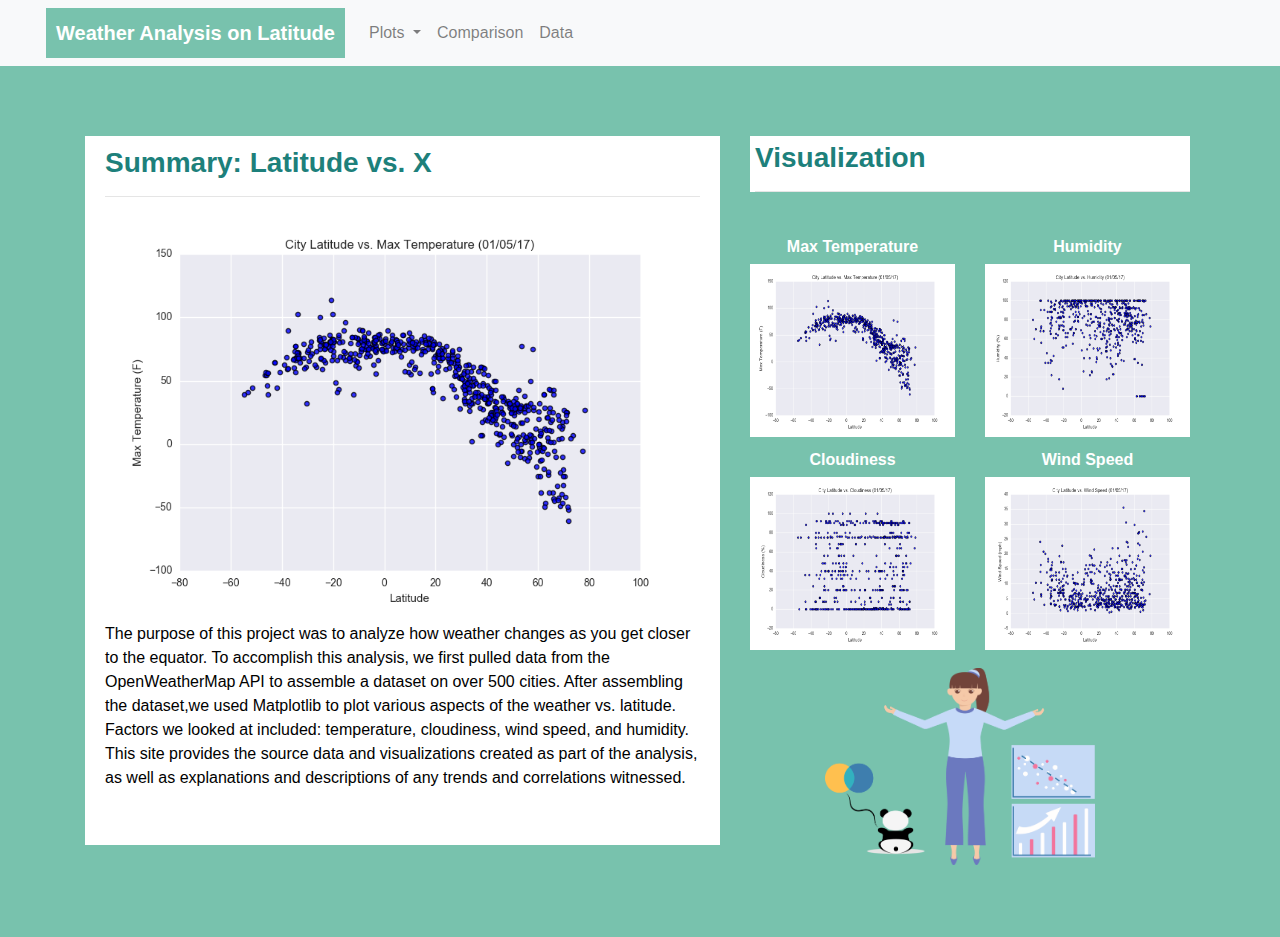
<file: index.html>
<!DOCTYPE html>
<html lang="en">

<head>
  <!-- Required meta tags -->
  <meta charset="utf-8">
  <meta name="viewport" content="width=device-width, initial-scale=1, shrink-to-fit=no">

  <!-- Bootstrap CSS -->
  <link rel="stylesheet" href="https://stackpath.bootstrapcdn.com/bootstrap/4.3.1/css/bootstrap.min.css"
    integrity="sha384-ggOyR0iXCbMQv3Xipma34MD+dH/1fQ784/j6cY/iJTQUOhcWr7x9JvoRxT2MZw1T" crossorigin="anonymous">

  <!--CSS Link-->
  <link rel="stylesheet" type="text/css" href="style.css">
  <title> Landing Page</title>
</head>

<body>

  <!-- Navigation -->

  <div class="navigation">
    <nav class="navbar navbar-expand-lg navbar-light bg-light">
      <a class="navbar-brand" href="index.html"> Weather Analysis on Latitude</a>
      <button class="navbar-toggler" type="button" data-toggle="collapse" data-target="#navbarNavDropdown"
        aria-controls="navbarNavDropdown" aria-expanded="false" aria-label="Toggle navigation">
        <span class="navbar-toggler-icon"></span>
      </button>
      <div class="collapse navbar-collapse" id="navbarNavDropdown">
        <ul class="navbar-nav">
          <li class="nav-item dropdown">
            <a class="nav-link dropdown-toggle" href="#" id="navbarDropdownMenuLink" role="button"
              data-toggle="dropdown" aria-haspopup="true" aria-expanded="false">
              Plots
            </a>
            <div class="dropdown-menu" aria-labelledby="navbarDropdownMenuLink">
              <a class="dropdown-item" href="max_temp.html">Max Temperature</a>
              <a class="dropdown-item" href="humidity.html">Humidity</a>
              <a class="dropdown-item" href="cloudiness.html">Cloudiness</a>
              <a class="dropdown-item" href="wind_speed.html">Wind Speed</a>
            </div>
          </li>

          <li class="nav-item">
            <a class="nav-link" href="comparisons.html">Comparison</a>
          </li>
          <li class="nav-item">
            <a class="nav-link" href="data.html">Data</a>
          </li>

        </ul>
      </div>
    </nav>
  </div>



  <!-- Creates the Overall Grid -->
  <div class="container">

    <!--  Left Box -->
    <div class="row">
      <!-- <div class="col-md-1"></div> -->
      <div class="col-md-7">
        <div class="box">
          <h3 class="title"> Summary: Latitude vs. X</h3>
          <hr>
          <img src="Resources/assets/images/Fig1.png" style="float:left" alt="Max Temperature" width="150" height="150">
          <p class="p1">The purpose of this project was to analyze how weather changes as you get closer to the equator.
            To
            accomplish this analysis, we first pulled data from the OpenWeatherMap API to assemble a dataset on over
            500 cities.
            After assembling the dataset,we used Matplotlib to plot various aspects of the weather vs.
            latitude.
            Factors we looked at included: temperature, cloudiness, wind speed, and humidity. This site provides the
            source
            data and visualizations created as part of the analysis, as well as explanations and descriptions of any
            trends and correlations witnessed.
          </p>
          <br>
        </div>
      </div>


      <!-- Right Box -->
      <div class="col-md-5">
        <div class="box-1">
          <h3 class="title"> Visualization</h3>
          <hr>

        </div>
        <div class="row">
          <div class="col-md-6 col-md-6">
            <h6>Max Temperature</h6>
            <a href="max_temp.html"><img class="img img-responsive" src="Resources/assets/images/Fig1.png"
                alt="Temp"></a>
          </div>
          <div class="col-md-6 col-md-6">
            <h6>Humidity</h6>
            <a href="humidity.html"><img class="img img-responsive" src="Resources/assets/images/Fig2.png"
                alt="Humidity"></a>
          </div>
        </div>
        <div class="row">
          <div class="col-md-6 col-md-6">
            <h6>Cloudiness</h6>
            <a href="cloudiness.html"><img class="img img-responsive" src="Resources/assets/images/Fig3.png"
                alt="Cloudiness"></a>
          </div>
          <div class="col-md-6 col-md-6">
            <h6>Wind Speed</h6>
            <a href="wind_speed.html"><img class="img img-responsive" src="Resources/assets/images/Fig4.png"
                alt="Wind Speed"></a>
          </div>
          <div class="row">
            <div class="col-sm-6">
              <a href="https://github.com/miheep8938"><img
                  class="img img-responsive" src="mihee_icon.png" alt="icon"></a>
            </div>
          </div>
        </div>
      </div>
    </div>

  </div>
  <script src="https://code.jquery.com/jquery-3.3.1.slim.min.js"
    integrity="sha384-q8i/X+965DzO0rT7abK41JStQIAqVgRVzpbzo5smXKp4YfRvH+8abtTE1Pi6jizo"
    crossorigin="anonymous"></script>
  <script src="https://cdnjs.cloudflare.com/ajax/libs/popper.js/1.14.7/umd/popper.min.js"
    integrity="sha384-UO2eT0CpHqdSJQ6hJty5KVphtPhzWj9WO1clHTMGa3JDZwrnQq4sF86dIHNDz0W1"
    crossorigin="anonymous"></script>
  <script src="https://stackpath.bootstrapcdn.com/bootstrap/4.3.1/js/bootstrap.min.js"
    integrity="sha384-JjSmVgyd0p3pXB1rRibZUAYoIIy6OrQ6VrjIEaFf/nJGzIxFDsf4x0xIM+B07jRM"
    crossorigin="anonymous"></script>

</body>



</html>
</file>
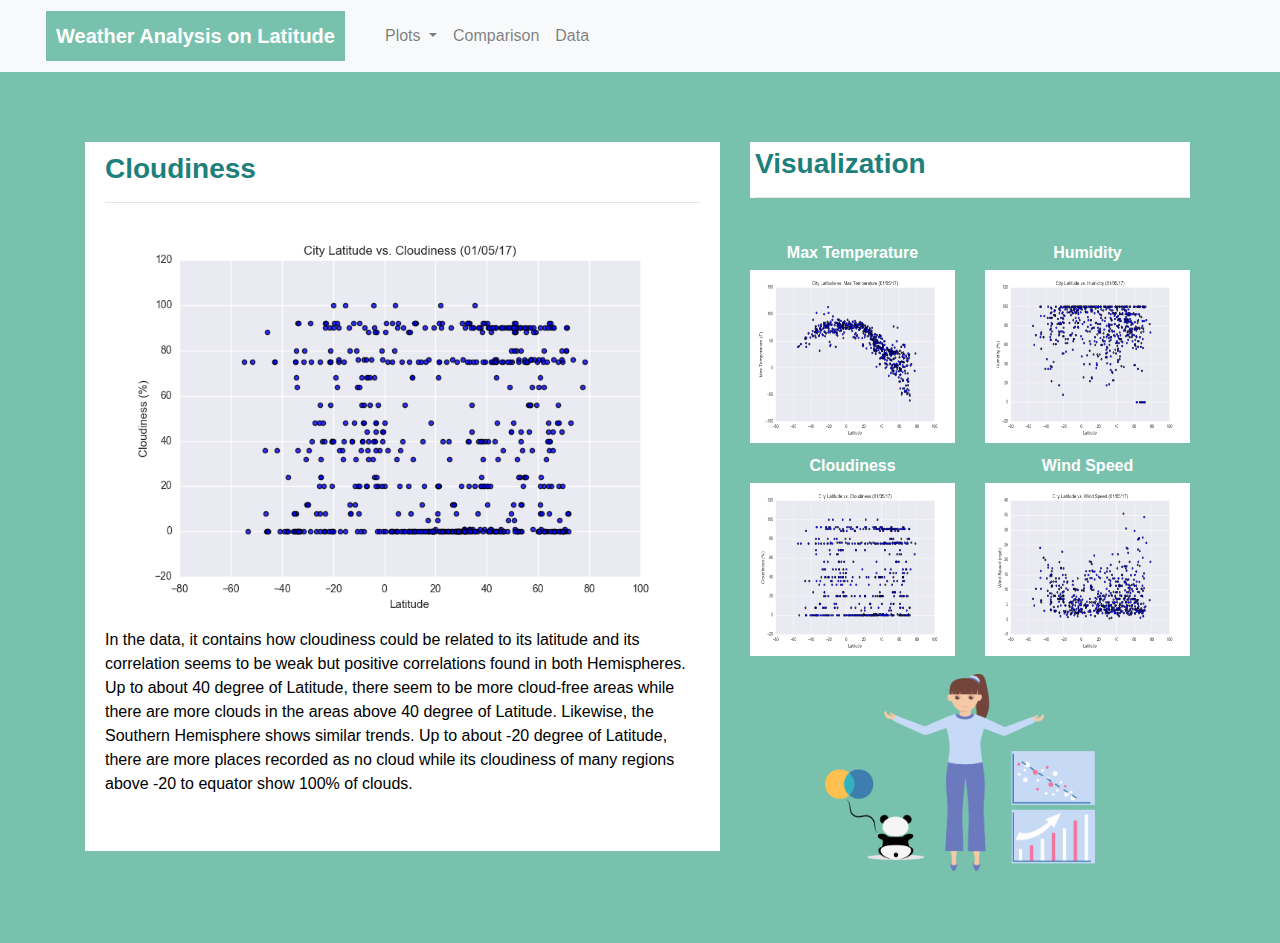
<file: cloudiness.html>
<!DOCTYPE html>
<html lang="en">

<head>
  <!-- Required meta tags -->
  <meta charset="utf-8">
  <meta name="viewport" content="width=device-width, initial-scale=1, shrink-to-fit=no">

  <!-- Bootstrap CSS -->
  <link rel="stylesheet" href="https://stackpath.bootstrapcdn.com/bootstrap/4.3.1/css/bootstrap.min.css"
    integrity="sha384-ggOyR0iXCbMQv3Xipma34MD+dH/1fQ784/j6cY/iJTQUOhcWr7x9JvoRxT2MZw1T" crossorigin="anonymous">
  <!--CSS Link-->
  <link rel="stylesheet" type="text/css" href="style.css">
  <title> Humidity </title>
</head>


<body>
  <!-- Navigation -->

  <div class="navigation">
    <nav class="navbar navbar-expand-lg navbar-light bg-light">
      <a class="navbar-brand" href="index.html">Weather Analysis on Latitude</a>
      <nav class="navbar navbar-expand-lg navbar-light bg-light">
        <button class="navbar-toggler" type="button" data-toggle="collapse" data-target="#navbarNavDropdown"
          aria-controls="navbarNavDropdown" aria-expanded="false" aria-label="Toggle navigation">
          <span class="navbar-toggler-icon"></span>
        </button>
        <div class="collapse navbar-collapse" id="navbarNavDropdown">
          <ul class="navbar-nav">
            <li class="nav-item dropdown">
              <a class="nav-link dropdown-toggle" href="#" id="navbarDropdownMenuLink" role="button"
                data-toggle="dropdown" aria-haspopup="true" aria-expanded="false">
                Plots
              </a>
              <div class="dropdown-menu" aria-labelledby="navbarDropdownMenuLink">
                <a class="dropdown-item" href="max_temp.html">Max Temperature</a>
                <a class="dropdown-item" href="humidity.html">Humidity</a>
                <a class="dropdown-item" href="cloudiness.html">Cloudiness</a>
                <a class="dropdown-item" href="wind_speed.html">Wind Speed</a>
              </div>
            </li>
            <!-- <li class="nav-item active">
              <a class="nav-link" href="#">Plots <span class="sr-only">(current)</span></a>
            </li> -->
            <li class="nav-item">
              <a class="nav-link" href="comparisons.html">Comparison</a>
            </li>
            <li class="nav-item">
              <a class="nav-link" href="data.html">Data</a>
            </li>

          </ul>
        </div>
      </nav>
  </div>


  <!-- Creates the Overall Grid -->
  <div class="container">

    <!--  Left Box -->
    <div class="row">
      <div class="col-md-7">
        <div class="box">
          <h3 class="title"> Cloudiness </h3>
          <hr>
          <img src="Resources/assets/images/Fig3.png" class="float-left" alt="Humidity" width="250" height="250">
          <p class= 'p1'>
            In the data, it contains how cloudiness could be related to its latitude and its correlation seems to be
            weak but positive correlations found in both Hemispheres. Up to about 40 degree of Latitude, there seem to be more cloud-free
            areas while there are more clouds in the areas above 40 degree of Latitude. Likewise, the Southern Hemisphere
            shows similar trends. Up to about -20 degree of Latitude, there are more places recorded as no cloud while
            its cloudiness of many regions above -20 to equator show 100% of clouds. 
          </p>
          <br>
        </div>
      </div>


      <!-- Right Box -->
       <!-- Right Box -->
       <div class="col-md-5">
        <div class="box-1">
          <h3 class="title"> Visualization</h3>
          <hr>
          
        </div>
          <div class="row">
            <div class="col-md-6 col-md-6">
              <h6>Max Temperature</h6>
              <a href="max_temp.html"><img class="img img-responsive" src="Resources/assets/images/Fig1.png"
                alt="Temp"></a>
            </div>
            <div class="col-md-6 col-md-6">
              <h6>Humidity</h6>
              <a href="humidity.html"><img class="img img-responsive" src="Resources/assets/images/Fig2.png"
                  alt="Humidity"></a>
            </div>
          </div>
          <div class="row">
            <div class="col-md-6 col-md-6">
              <h6>Cloudiness</h6>
              <a href="cloudiness.html"><img class="img img-responsive" src="Resources/assets/images/Fig3.png"
                  alt="Cloudiness"></a>
            </div>
            <div class="col-md-6 col-md-6">
              <h6>Wind Speed</h6>
              <a href="wind_speed.html"><img class="img img-responsive" src="Resources/assets/images/Fig4.png"
                  alt="Wind Speed"></a>
            </div>
            <div class="row">
              <div class="col-sm-6">
                <a href="mihee_icon.png"><img class="img img-responsive" src="mihee_icon.png"
                    alt="icon"></a></div>
              </div>
          </div>
        </div>

  </div>
  <script src="https://code.jquery.com/jquery-3.3.1.slim.min.js"
    integrity="sha384-q8i/X+965DzO0rT7abK41JStQIAqVgRVzpbzo5smXKp4YfRvH+8abtTE1Pi6jizo"
    crossorigin="anonymous"></script>
  <script src="https://cdnjs.cloudflare.com/ajax/libs/popper.js/1.14.7/umd/popper.min.js"
    integrity="sha384-UO2eT0CpHqdSJQ6hJty5KVphtPhzWj9WO1clHTMGa3JDZwrnQq4sF86dIHNDz0W1"
    crossorigin="anonymous"></script>
  <script src="https://stackpath.bootstrapcdn.com/bootstrap/4.3.1/js/bootstrap.min.js"
    integrity="sha384-JjSmVgyd0p3pXB1rRibZUAYoIIy6OrQ6VrjIEaFf/nJGzIxFDsf4x0xIM+B07jRM"
    crossorigin="anonymous"></script>
</body>

</html>
</file>
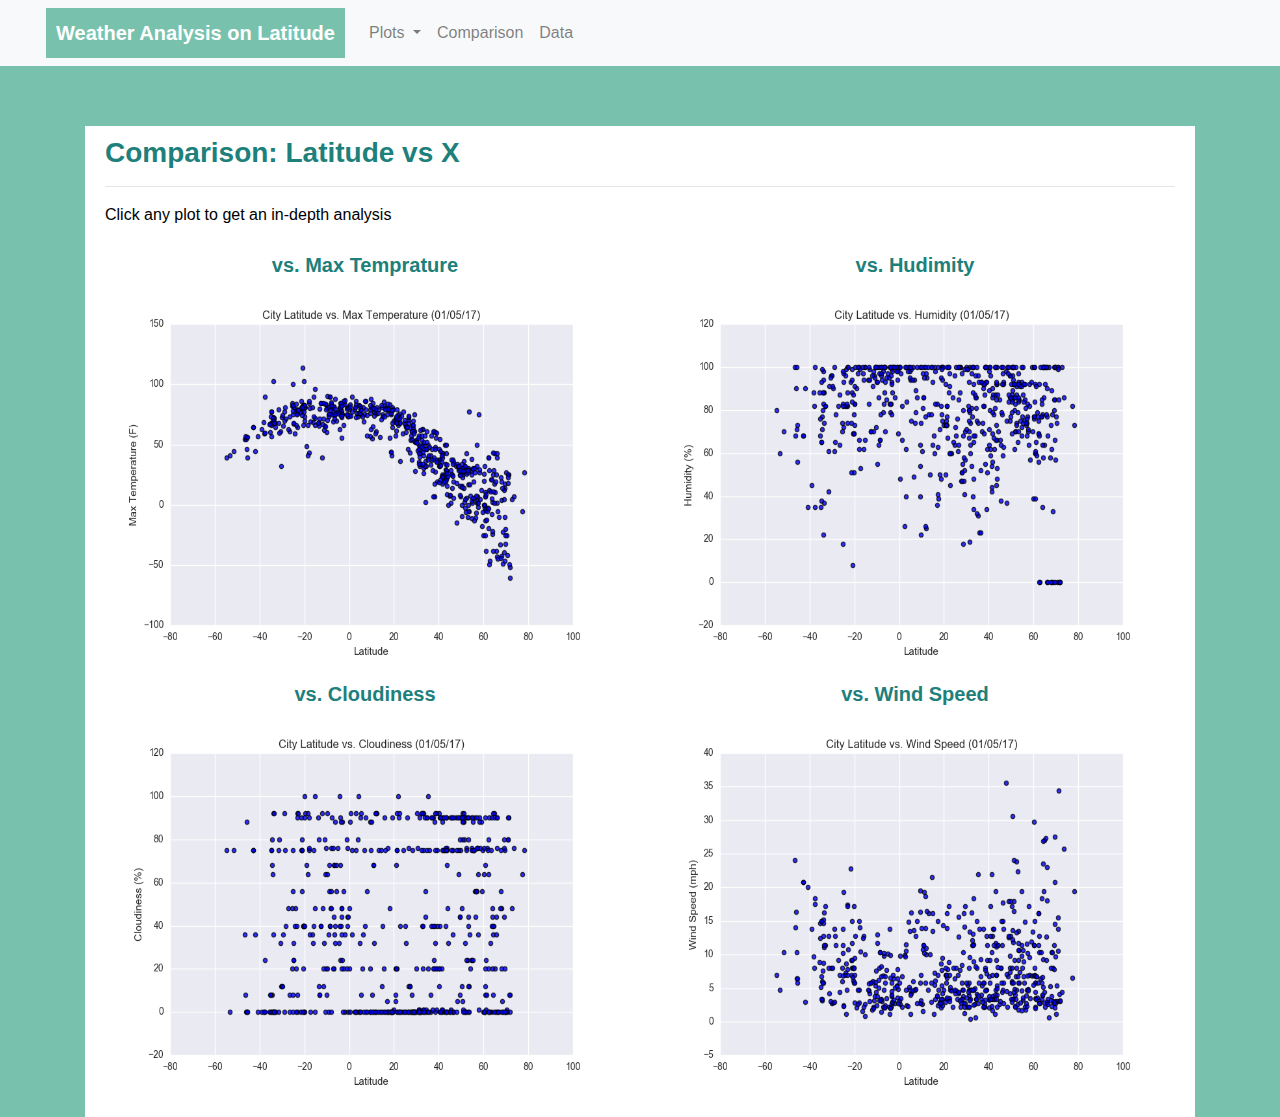
<file: comparisons.html>
<!DOCTYPE html>
<html lang="en">

<head>
    <!-- Required meta tags -->
    <meta charset="utf-8">
    <meta name="viewport" content="width=device-width, initial-scale=1, shrink-to-fit=no">

    <!-- Bootstrap CSS -->
    <link rel="stylesheet" href="https://stackpath.bootstrapcdn.com/bootstrap/4.3.1/css/bootstrap.min.css"
        integrity="sha384-ggOyR0iXCbMQv3Xipma34MD+dH/1fQ784/j6cY/iJTQUOhcWr7x9JvoRxT2MZw1T" crossorigin="anonymous">

    <!--CSS Link-->
    <link rel="stylesheet" type="text/css" href="style.css">
    <title> Comparisons </title>
</head>

<!-- Navigation -->
<body>
<div class="navigation">
    <nav class="navbar navbar-expand-lg navbar-light bg-light">
        <a class="navbar-brand" href="index.html">Weather Analysis on Latitude</a>
        <button class="navbar-toggler" type="button" data-toggle="collapse" data-target="#navbarNavDropdown"
            aria-controls="navbarNavDropdown" aria-expanded="false" aria-label="Toggle navigation">
            <span class="navbar-toggler-icon"></span>
        </button>
        <div class="collapse navbar-collapse" id="navbarNavDropdown">
            <ul class="navbar-nav">
                <li class="nav-item dropdown">
                    <a class="nav-link dropdown-toggle" href="#" id="navbarDropdownMenuLink" role="button"
                        data-toggle="dropdown" aria-haspopup="true" aria-expanded="false">
                        Plots
                    </a>
                    <div class="dropdown-menu" aria-labelledby="navbarDropdownMenuLink">
                        <a class="dropdown-item" href="max_temp.html">Max Temperature</a>
                        <a class="dropdown-item" href="humidity.html">Humidity</a>
                        <a class="dropdown-item" href="cloudiness.html">Cloudiness</a>
                        <a class="dropdown-item" href="wind_speed.html">Wind Speed</a>
                    </div>
                </li>

                <li class="nav-item">
                    <a class="nav-link" href="comparisons.html">Comparison</a>
                </li>
                <li class="nav-item">
                    <a class="nav-link" href="data.html">Data</a>
                </li>

            </ul>
        </div>
    </nav>
</div>


<!-- Creates the Overall Grid -->
<div class="container">
    <div class="box">
        <h3 class="title">Comparison: Latitude vs X </h3>
        <hr>
        <p>Click any plot to get an in-depth analysis</p>

        <!--  Contents -->
        <div class="row">
            <div class="col-md-6">
                <h5 class="title"> vs. Max Temprature </h5>
                <a href="max_temp.html"><img src="Resources/assets/images/Fig1.png" alt="Max Temperature"></a>
            </div>

            <div class="col-md-6">
                <h5 class="title"> vs. Hudimity </h5>
                <a href="humidity.html"><img src="Resources/assets/images/Fig2.png" alt="Humidity"></a>
            </div>
        </div>
        <div class="row">
            <div class="col-md-6">
                <h5 class="title"> vs. Cloudiness </h5>
                <a href="cloudiness.html"><img src="Resources/assets/images/Fig3.png" alt="Cloudiness"></a>
            </div>
            <div class="col-md-6">
                <h5 class="title"> vs. Wind Speed </h5>
                <a href="wind_speed.html"><img src="Resources/assets/images/Fig4.png" alt="Wind Speed"></a>
            </div>


        </div>
    </div>
</div>
<script src="https://code.jquery.com/jquery-3.3.1.slim.min.js"
    integrity="sha384-q8i/X+965DzO0rT7abK41JStQIAqVgRVzpbzo5smXKp4YfRvH+8abtTE1Pi6jizo"
    crossorigin="anonymous"></script>
<script src="https://cdnjs.cloudflare.com/ajax/libs/popper.js/1.14.7/umd/popper.min.js"
    integrity="sha384-UO2eT0CpHqdSJQ6hJty5KVphtPhzWj9WO1clHTMGa3JDZwrnQq4sF86dIHNDz0W1"
    crossorigin="anonymous"></script>
<script src="https://stackpath.bootstrapcdn.com/bootstrap/4.3.1/js/bootstrap.min.js"
    integrity="sha384-JjSmVgyd0p3pXB1rRibZUAYoIIy6OrQ6VrjIEaFf/nJGzIxFDsf4x0xIM+B07jRM"
    crossorigin="anonymous"></script>
</body>

</html>
</file>
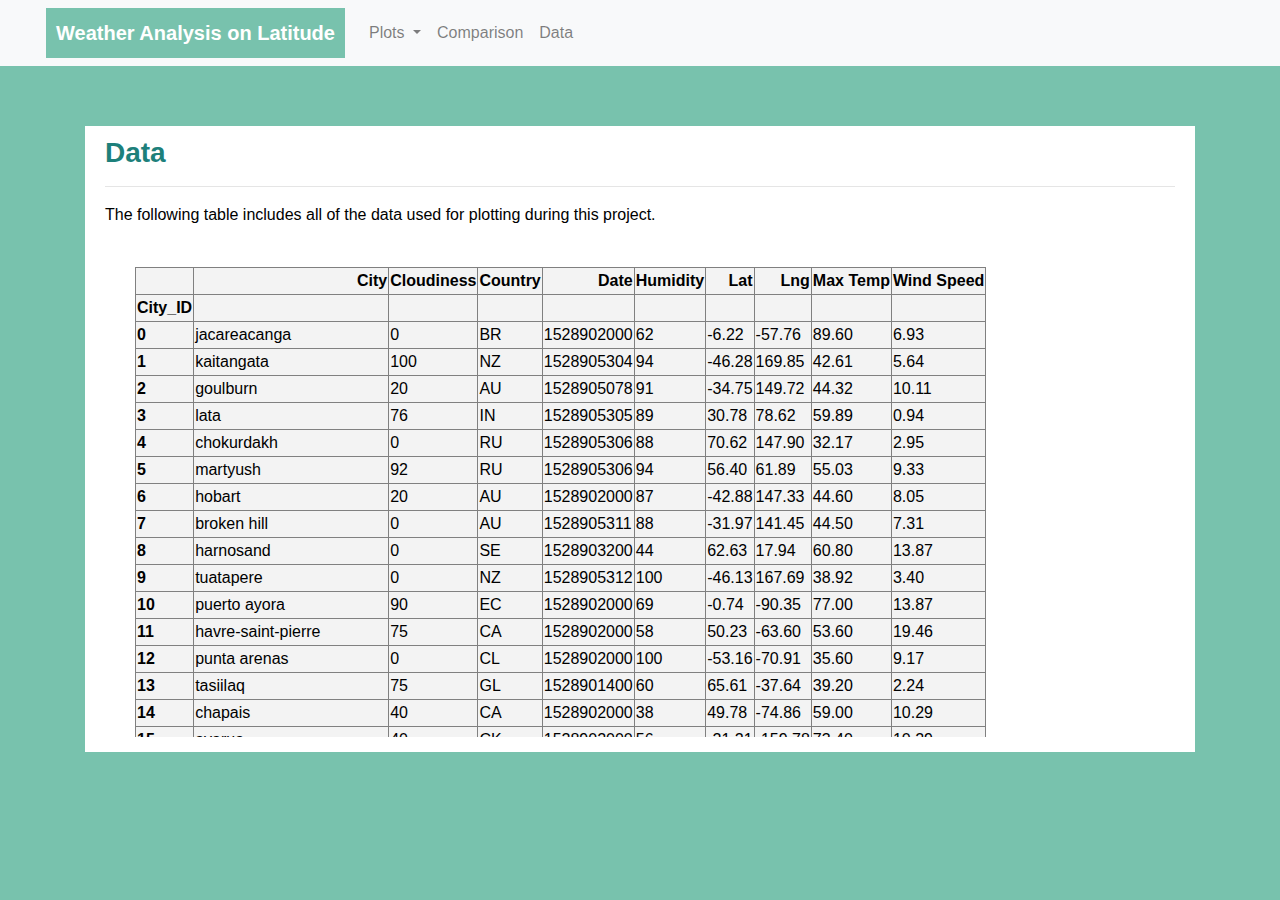
<file: data.html>
<!DOCTYPE html>
<html lang="en">

<head>
  <!-- Required meta tags -->
  <meta charset="utf-8">
  <meta name="viewport" content="width=device-width, initial-scale=1, shrink-to-fit=no">

  <!-- Bootstrap CSS -->
  <link rel="stylesheet" href="https://stackpath.bootstrapcdn.com/bootstrap/4.3.1/css/bootstrap.min.css"
    integrity="sha384-ggOyR0iXCbMQv3Xipma34MD+dH/1fQ784/j6cY/iJTQUOhcWr7x9JvoRxT2MZw1T" crossorigin="anonymous">

  <!--CSS Link-->
  <link rel="stylesheet" type="text/css" href="style.css">
  <title> Data </title>
</head>



<!-- Navigation -->

<body>
  <div class="navigation">
    <nav class="navbar navbar-expand-lg navbar-light bg-light">
      <a class="navbar-brand" href="index.html">Weather Analysis on Latitude</a>
      <button class="navbar-toggler" type="button" data-toggle="collapse" data-target="#navbarNavDropdown"
        aria-controls="navbarNavDropdown" aria-expanded="false" aria-label="Toggle navigation">
        <span class="navbar-toggler-icon"></span>
      </button>
      <div class="collapse navbar-collapse" id="navbarNavDropdown">
        <ul class="navbar-nav">
          <li class="nav-item dropdown">
            <a class="nav-link dropdown-toggle" href="#" id="navbarDropdownMenuLink" role="button"
              data-toggle="dropdown" aria-haspopup="true" aria-expanded="false">
              Plots
            </a>
            <div class="dropdown-menu" aria-labelledby="navbarDropdownMenuLink">
              <a class="dropdown-item" href="max_temp.html">Max Temperature</a>
              <a class="dropdown-item" href="humidity.html">Humidity</a>
              <a class="dropdown-item" href="cloudiness.html">Cloudiness</a>
              <a class="dropdown-item" href="wind_speed.html">Wind Speed</a>
            </div>
          </li>
          <li class="nav-item">
            <a class="nav-link" href="comparisons.html">Comparison</a>
          </li>
          <li class="nav-item">
            <a class="nav-link" href="data.html">Data</a>
          </li>
        </ul>
      </div>
    </nav>
  </div>


  <div class="container">
    <div class="box">
      <h3 class="title">Data</h3>
      <hr>
      <p>The following table includes all of the data used for plotting during this project.</p>
      <br>
      <div class="table-responsive" style="overflow-x:auto; overflow-y:auto; max-height:470px; max-width: auto;">
        <table border="1" class="dataframe">
          <thead>
            <tr style="text-align: right;">
              <th></th>
              <th>City</th>
              <th>Cloudiness</th>
              <th>Country</th>
              <th>Date</th>
              <th>Humidity</th>
              <th>Lat</th>
              <th>Lng</th>
              <th>Max Temp</th>
              <th>Wind Speed</th>
            </tr>
            <tr>
              <th>City_ID</th>
              <th></th>
              <th></th>
              <th></th>
              <th></th>
              <th></th>
              <th></th>
              <th></th>
              <th></th>
              <th></th>
            </tr>
          </thead>
          <tbody>
            <tr>
              <th>0</th>
              <td>jacareacanga</td>
              <td>0</td>
              <td>BR</td>
              <td>1528902000</td>
              <td>62</td>
              <td>-6.22</td>
              <td>-57.76</td>
              <td>89.60</td>
              <td>6.93</td>
            </tr>
            <tr>
              <th>1</th>
              <td>kaitangata</td>
              <td>100</td>
              <td>NZ</td>
              <td>1528905304</td>
              <td>94</td>
              <td>-46.28</td>
              <td>169.85</td>
              <td>42.61</td>
              <td>5.64</td>
            </tr>
            <tr>
              <th>2</th>
              <td>goulburn</td>
              <td>20</td>
              <td>AU</td>
              <td>1528905078</td>
              <td>91</td>
              <td>-34.75</td>
              <td>149.72</td>
              <td>44.32</td>
              <td>10.11</td>
            </tr>
            <tr>
              <th>3</th>
              <td>lata</td>
              <td>76</td>
              <td>IN</td>
              <td>1528905305</td>
              <td>89</td>
              <td>30.78</td>
              <td>78.62</td>
              <td>59.89</td>
              <td>0.94</td>
            </tr>
            <tr>
              <th>4</th>
              <td>chokurdakh</td>
              <td>0</td>
              <td>RU</td>
              <td>1528905306</td>
              <td>88</td>
              <td>70.62</td>
              <td>147.90</td>
              <td>32.17</td>
              <td>2.95</td>
            </tr>
            <tr>
              <th>5</th>
              <td>martyush</td>
              <td>92</td>
              <td>RU</td>
              <td>1528905306</td>
              <td>94</td>
              <td>56.40</td>
              <td>61.89</td>
              <td>55.03</td>
              <td>9.33</td>
            </tr>
            <tr>
              <th>6</th>
              <td>hobart</td>
              <td>20</td>
              <td>AU</td>
              <td>1528902000</td>
              <td>87</td>
              <td>-42.88</td>
              <td>147.33</td>
              <td>44.60</td>
              <td>8.05</td>
            </tr>
            <tr>
              <th>7</th>
              <td>broken hill</td>
              <td>0</td>
              <td>AU</td>
              <td>1528905311</td>
              <td>88</td>
              <td>-31.97</td>
              <td>141.45</td>
              <td>44.50</td>
              <td>7.31</td>
            </tr>
            <tr>
              <th>8</th>
              <td>harnosand</td>
              <td>0</td>
              <td>SE</td>
              <td>1528903200</td>
              <td>44</td>
              <td>62.63</td>
              <td>17.94</td>
              <td>60.80</td>
              <td>13.87</td>
            </tr>
            <tr>
              <th>9</th>
              <td>tuatapere</td>
              <td>0</td>
              <td>NZ</td>
              <td>1528905312</td>
              <td>100</td>
              <td>-46.13</td>
              <td>167.69</td>
              <td>38.92</td>
              <td>3.40</td>
            </tr>
            <tr>
              <th>10</th>
              <td>puerto ayora</td>
              <td>90</td>
              <td>EC</td>
              <td>1528902000</td>
              <td>69</td>
              <td>-0.74</td>
              <td>-90.35</td>
              <td>77.00</td>
              <td>13.87</td>
            </tr>
            <tr>
              <th>11</th>
              <td>havre-saint-pierre</td>
              <td>75</td>
              <td>CA</td>
              <td>1528902000</td>
              <td>58</td>
              <td>50.23</td>
              <td>-63.60</td>
              <td>53.60</td>
              <td>19.46</td>
            </tr>
            <tr>
              <th>12</th>
              <td>punta arenas</td>
              <td>0</td>
              <td>CL</td>
              <td>1528902000</td>
              <td>100</td>
              <td>-53.16</td>
              <td>-70.91</td>
              <td>35.60</td>
              <td>9.17</td>
            </tr>
            <tr>
              <th>13</th>
              <td>tasiilaq</td>
              <td>75</td>
              <td>GL</td>
              <td>1528901400</td>
              <td>60</td>
              <td>65.61</td>
              <td>-37.64</td>
              <td>39.20</td>
              <td>2.24</td>
            </tr>
            <tr>
              <th>14</th>
              <td>chapais</td>
              <td>40</td>
              <td>CA</td>
              <td>1528902000</td>
              <td>38</td>
              <td>49.78</td>
              <td>-74.86</td>
              <td>59.00</td>
              <td>10.29</td>
            </tr>
            <tr>
              <th>15</th>
              <td>avarua</td>
              <td>40</td>
              <td>CK</td>
              <td>1528902000</td>
              <td>56</td>
              <td>-21.21</td>
              <td>-159.78</td>
              <td>73.40</td>
              <td>10.29</td>
            </tr>
            <tr>
              <th>16</th>
              <td>hofn</td>
              <td>75</td>
              <td>IS</td>
              <td>1528902000</td>
              <td>87</td>
              <td>64.25</td>
              <td>-15.21</td>
              <td>51.80</td>
              <td>8.05</td>
            </tr>
            <tr>
              <th>17</th>
              <td>yukamenskoye</td>
              <td>92</td>
              <td>RU</td>
              <td>1528905315</td>
              <td>98</td>
              <td>57.89</td>
              <td>52.24</td>
              <td>56.65</td>
              <td>10.22</td>
            </tr>
            <tr>
              <th>18</th>
              <td>khandbari</td>
              <td>80</td>
              <td>NP</td>
              <td>1528905315</td>
              <td>67</td>
              <td>27.38</td>
              <td>87.21</td>
              <td>44.59</td>
              <td>1.39</td>
            </tr>
            <tr>
              <th>19</th>
              <td>bethel</td>
              <td>1</td>
              <td>US</td>
              <td>1528901580</td>
              <td>93</td>
              <td>60.79</td>
              <td>-161.76</td>
              <td>44.60</td>
              <td>8.05</td>
            </tr>
            <tr>
              <th>20</th>
              <td>ushuaia</td>
              <td>75</td>
              <td>AR</td>
              <td>1528902000</td>
              <td>64</td>
              <td>-54.81</td>
              <td>-68.31</td>
              <td>41.00</td>
              <td>3.36</td>
            </tr>
            <tr>
              <th>21</th>
              <td>east london</td>
              <td>0</td>
              <td>ZA</td>
              <td>1528902000</td>
              <td>37</td>
              <td>-33.02</td>
              <td>27.91</td>
              <td>69.80</td>
              <td>5.82</td>
            </tr>
            <tr>
              <th>22</th>
              <td>bluff</td>
              <td>76</td>
              <td>AU</td>
              <td>1528905321</td>
              <td>76</td>
              <td>-23.58</td>
              <td>149.07</td>
              <td>61.96</td>
              <td>4.74</td>
            </tr>
            <tr>
              <th>23</th>
              <td>mount isa</td>
              <td>75</td>
              <td>AU</td>
              <td>1528902000</td>
              <td>100</td>
              <td>-20.73</td>
              <td>139.49</td>
              <td>64.40</td>
              <td>3.29</td>
            </tr>
            <tr>
              <th>24</th>
              <td>pevek</td>
              <td>0</td>
              <td>RU</td>
              <td>1528905321</td>
              <td>71</td>
              <td>69.70</td>
              <td>170.27</td>
              <td>36.94</td>
              <td>6.98</td>
            </tr>
            <tr>
              <th>25</th>
              <td>gao</td>
              <td>24</td>
              <td>ML</td>
              <td>1528905321</td>
              <td>16</td>
              <td>16.28</td>
              <td>-0.04</td>
              <td>110.02</td>
              <td>4.97</td>
            </tr>
            <tr>
              <th>26</th>
              <td>cabo san lucas</td>
              <td>75</td>
              <td>MX</td>
              <td>1528901160</td>
              <td>74</td>
              <td>22.89</td>
              <td>-109.91</td>
              <td>84.20</td>
              <td>10.29</td>
            </tr>
            <tr>
              <th>27</th>
              <td>sao filipe</td>
              <td>0</td>
              <td>CV</td>
              <td>1528905323</td>
              <td>88</td>
              <td>14.90</td>
              <td>-24.50</td>
              <td>75.73</td>
              <td>13.02</td>
            </tr>
            <tr>
              <th>28</th>
              <td>tiksi</td>
              <td>44</td>
              <td>RU</td>
              <td>1528905298</td>
              <td>58</td>
              <td>71.64</td>
              <td>128.87</td>
              <td>57.73</td>
              <td>10.11</td>
            </tr>
            <tr>
              <th>29</th>
              <td>busselton</td>
              <td>92</td>
              <td>AU</td>
              <td>1528905323</td>
              <td>100</td>
              <td>-33.64</td>
              <td>115.35</td>
              <td>60.43</td>
              <td>10.56</td>
            </tr>
            <tr>
              <th>30</th>
              <td>alofi</td>
              <td>76</td>
              <td>NU</td>
              <td>1528902000</td>
              <td>88</td>
              <td>-19.06</td>
              <td>-169.92</td>
              <td>71.60</td>
              <td>3.36</td>
            </tr>
            <tr>
              <th>31</th>
              <td>ola</td>
              <td>75</td>
              <td>RU</td>
              <td>1528902000</td>
              <td>100</td>
              <td>59.58</td>
              <td>151.30</td>
              <td>42.80</td>
              <td>7.76</td>
            </tr>
            <tr>
              <th>32</th>
              <td>atar</td>
              <td>20</td>
              <td>MR</td>
              <td>1528902000</td>
              <td>19</td>
              <td>20.52</td>
              <td>-13.05</td>
              <td>91.40</td>
              <td>9.17</td>
            </tr>
            <tr>
              <th>33</th>
              <td>rikitea</td>
              <td>0</td>
              <td>PF</td>
              <td>1528905325</td>
              <td>100</td>
              <td>-23.12</td>
              <td>-134.97</td>
              <td>73.57</td>
              <td>8.66</td>
            </tr>
            <tr>
              <th>34</th>
              <td>hermanus</td>
              <td>0</td>
              <td>ZA</td>
              <td>1528905325</td>
              <td>24</td>
              <td>-34.42</td>
              <td>19.24</td>
              <td>77.17</td>
              <td>8.66</td>
            </tr>
            <tr>
              <th>35</th>
              <td>ponta delgada</td>
              <td>75</td>
              <td>PT</td>
              <td>1528903800</td>
              <td>88</td>
              <td>37.73</td>
              <td>-25.67</td>
              <td>71.60</td>
              <td>12.75</td>
            </tr>
            <tr>
              <th>36</th>
              <td>bambari</td>
              <td>24</td>
              <td>CF</td>
              <td>1528905326</td>
              <td>84</td>
              <td>5.77</td>
              <td>20.68</td>
              <td>81.85</td>
              <td>7.65</td>
            </tr>
            <tr>
              <th>37</th>
              <td>cap malheureux</td>
              <td>75</td>
              <td>MU</td>
              <td>1528902000</td>
              <td>69</td>
              <td>-19.98</td>
              <td>57.61</td>
              <td>75.20</td>
              <td>14.99</td>
            </tr>
            <tr>
              <th>38</th>
              <td>puerto escondido</td>
              <td>75</td>
              <td>MX</td>
              <td>1528901100</td>
              <td>65</td>
              <td>15.86</td>
              <td>-97.07</td>
              <td>80.60</td>
              <td>3.36</td>
            </tr>
            <tr>
              <th>39</th>
              <td>qaanaaq</td>
              <td>32</td>
              <td>GL</td>
              <td>1528905330</td>
              <td>100</td>
              <td>77.48</td>
              <td>-69.36</td>
              <td>31.45</td>
              <td>6.31</td>
            </tr>
            <tr>
              <th>40</th>
              <td>new norfolk</td>
              <td>20</td>
              <td>AU</td>
              <td>1528902000</td>
              <td>87</td>
              <td>-42.78</td>
              <td>147.06</td>
              <td>44.60</td>
              <td>8.05</td>
            </tr>
            <tr>
              <th>41</th>
              <td>najran</td>
              <td>40</td>
              <td>SA</td>
              <td>1528902000</td>
              <td>13</td>
              <td>17.54</td>
              <td>44.22</td>
              <td>98.60</td>
              <td>11.41</td>
            </tr>
            <tr>
              <th>42</th>
              <td>isla mujeres</td>
              <td>90</td>
              <td>MX</td>
              <td>1528904340</td>
              <td>100</td>
              <td>21.23</td>
              <td>-86.73</td>
              <td>75.20</td>
              <td>16.11</td>
            </tr>
            <tr>
              <th>43</th>
              <td>mar del plata</td>
              <td>0</td>
              <td>AR</td>
              <td>1528905297</td>
              <td>100</td>
              <td>-46.43</td>
              <td>-67.52</td>
              <td>32.53</td>
              <td>7.31</td>
            </tr>
            <tr>
              <th>44</th>
              <td>provideniya</td>
              <td>0</td>
              <td>RU</td>
              <td>1528905332</td>
              <td>91</td>
              <td>64.42</td>
              <td>-173.23</td>
              <td>40.63</td>
              <td>10.78</td>
            </tr>
            <tr>
              <th>45</th>
              <td>jamestown</td>
              <td>12</td>
              <td>AU</td>
              <td>1528905333</td>
              <td>88</td>
              <td>-33.21</td>
              <td>138.60</td>
              <td>43.15</td>
              <td>10.89</td>
            </tr>
            <tr>
              <th>46</th>
              <td>medicine hat</td>
              <td>20</td>
              <td>CA</td>
              <td>1528902000</td>
              <td>34</td>
              <td>50.04</td>
              <td>-110.68</td>
              <td>66.20</td>
              <td>14.99</td>
            </tr>
            <tr>
              <th>47</th>
              <td>katsuura</td>
              <td>8</td>
              <td>JP</td>
              <td>1528905334</td>
              <td>88</td>
              <td>33.93</td>
              <td>134.50</td>
              <td>62.05</td>
              <td>7.54</td>
            </tr>
            <tr>
              <th>48</th>
              <td>aklavik</td>
              <td>20</td>
              <td>CA</td>
              <td>1528902000</td>
              <td>53</td>
              <td>68.22</td>
              <td>-135.01</td>
              <td>51.80</td>
              <td>11.41</td>
            </tr>
            <tr>
              <th>49</th>
              <td>tuktoyaktuk</td>
              <td>20</td>
              <td>CA</td>
              <td>1528902000</td>
              <td>61</td>
              <td>69.44</td>
              <td>-133.03</td>
              <td>46.40</td>
              <td>6.93</td>
            </tr>
            <tr>
              <th>50</th>
              <td>kapaa</td>
              <td>90</td>
              <td>US</td>
              <td>1528901760</td>
              <td>88</td>
              <td>22.08</td>
              <td>-159.32</td>
              <td>75.20</td>
              <td>14.99</td>
            </tr>
            <tr>
              <th>51</th>
              <td>mildura</td>
              <td>0</td>
              <td>AU</td>
              <td>1528905300</td>
              <td>92</td>
              <td>-34.18</td>
              <td>142.16</td>
              <td>45.67</td>
              <td>9.66</td>
            </tr>
            <tr>
              <th>52</th>
              <td>souillac</td>
              <td>75</td>
              <td>FR</td>
              <td>1528903800</td>
              <td>49</td>
              <td>45.60</td>
              <td>-0.60</td>
              <td>73.40</td>
              <td>10.29</td>
            </tr>
            <tr>
              <th>53</th>
              <td>lorengau</td>
              <td>100</td>
              <td>PG</td>
              <td>1528905336</td>
              <td>100</td>
              <td>-2.02</td>
              <td>147.27</td>
              <td>80.59</td>
              <td>3.85</td>
            </tr>
            <tr>
              <th>54</th>
              <td>praia</td>
              <td>20</td>
              <td>BR</td>
              <td>1528902000</td>
              <td>47</td>
              <td>-20.25</td>
              <td>-43.81</td>
              <td>82.40</td>
              <td>3.36</td>
            </tr>
            <tr>
              <th>55</th>
              <td>port alfred</td>
              <td>0</td>
              <td>ZA</td>
              <td>1528905338</td>
              <td>50</td>
              <td>-33.59</td>
              <td>26.89</td>
              <td>76.54</td>
              <td>7.20</td>
            </tr>
            <tr>
              <th>56</th>
              <td>barranca</td>
              <td>0</td>
              <td>PE</td>
              <td>1528905339</td>
              <td>98</td>
              <td>-10.75</td>
              <td>-77.76</td>
              <td>61.87</td>
              <td>9.89</td>
            </tr>
            <tr>
              <th>57</th>
              <td>nome</td>
              <td>40</td>
              <td>US</td>
              <td>1528902900</td>
              <td>70</td>
              <td>30.04</td>
              <td>-94.42</td>
              <td>87.80</td>
              <td>3.36</td>
            </tr>
            <tr>
              <th>58</th>
              <td>matay</td>
              <td>0</td>
              <td>EG</td>
              <td>1528905339</td>
              <td>23</td>
              <td>28.42</td>
              <td>30.79</td>
              <td>97.69</td>
              <td>6.98</td>
            </tr>
            <tr>
              <th>59</th>
              <td>saskylakh</td>
              <td>48</td>
              <td>RU</td>
              <td>1528905339</td>
              <td>55</td>
              <td>71.97</td>
              <td>114.09</td>
              <td>59.53</td>
              <td>5.86</td>
            </tr>
            <tr>
              <th>60</th>
              <td>itarema</td>
              <td>0</td>
              <td>BR</td>
              <td>1528905340</td>
              <td>61</td>
              <td>-2.92</td>
              <td>-39.92</td>
              <td>88.33</td>
              <td>12.57</td>
            </tr>
            <tr>
              <th>61</th>
              <td>butaritari</td>
              <td>56</td>
              <td>KI</td>
              <td>1528905340</td>
              <td>100</td>
              <td>3.07</td>
              <td>172.79</td>
              <td>81.13</td>
              <td>7.31</td>
            </tr>
            <tr>
              <th>62</th>
              <td>peniche</td>
              <td>20</td>
              <td>PT</td>
              <td>1528903800</td>
              <td>64</td>
              <td>39.36</td>
              <td>-9.38</td>
              <td>75.20</td>
              <td>12.75</td>
            </tr>
            <tr>
              <th>63</th>
              <td>beloha</td>
              <td>0</td>
              <td>MG</td>
              <td>1528905340</td>
              <td>57</td>
              <td>-25.17</td>
              <td>45.06</td>
              <td>71.95</td>
              <td>16.37</td>
            </tr>
            <tr>
              <th>64</th>
              <td>anadyr</td>
              <td>0</td>
              <td>RU</td>
              <td>1528902000</td>
              <td>57</td>
              <td>64.73</td>
              <td>177.51</td>
              <td>48.20</td>
              <td>4.47</td>
            </tr>
            <tr>
              <th>65</th>
              <td>luderitz</td>
              <td>12</td>
              <td>NaN</td>
              <td>1528905342</td>
              <td>64</td>
              <td>-26.65</td>
              <td>15.16</td>
              <td>64.03</td>
              <td>17.38</td>
            </tr>
            <tr>
              <th>66</th>
              <td>rochester</td>
              <td>1</td>
              <td>US</td>
              <td>1528902960</td>
              <td>37</td>
              <td>44.02</td>
              <td>-92.46</td>
              <td>73.40</td>
              <td>6.93</td>
            </tr>
            <tr>
              <th>67</th>
              <td>bosaso</td>
              <td>0</td>
              <td>SO</td>
              <td>1528905347</td>
              <td>86</td>
              <td>11.28</td>
              <td>49.18</td>
              <td>89.77</td>
              <td>3.96</td>
            </tr>
            <tr>
              <th>68</th>
              <td>faanui</td>
              <td>0</td>
              <td>PF</td>
              <td>1528905347</td>
              <td>100</td>
              <td>-16.48</td>
              <td>-151.75</td>
              <td>79.96</td>
              <td>11.79</td>
            </tr>
            <tr>
              <th>69</th>
              <td>grindavik</td>
              <td>75</td>
              <td>IS</td>
              <td>1528902000</td>
              <td>70</td>
              <td>63.84</td>
              <td>-22.43</td>
              <td>48.20</td>
              <td>5.82</td>
            </tr>
            <tr>
              <th>70</th>
              <td>margate</td>
              <td>20</td>
              <td>AU</td>
              <td>1528902000</td>
              <td>87</td>
              <td>-43.03</td>
              <td>147.26</td>
              <td>44.60</td>
              <td>8.05</td>
            </tr>
            <tr>
              <th>71</th>
              <td>marsh harbour</td>
              <td>88</td>
              <td>BS</td>
              <td>1528905349</td>
              <td>95</td>
              <td>26.54</td>
              <td>-77.06</td>
              <td>82.39</td>
              <td>10.00</td>
            </tr>
            <tr>
              <th>72</th>
              <td>comodoro rivadavia</td>
              <td>40</td>
              <td>AR</td>
              <td>1528902000</td>
              <td>60</td>
              <td>-45.87</td>
              <td>-67.48</td>
              <td>42.80</td>
              <td>9.17</td>
            </tr>
            <tr>
              <th>73</th>
              <td>upernavik</td>
              <td>92</td>
              <td>GL</td>
              <td>1528905350</td>
              <td>100</td>
              <td>72.79</td>
              <td>-56.15</td>
              <td>29.29</td>
              <td>3.74</td>
            </tr>
            <tr>
              <th>74</th>
              <td>uige</td>
              <td>0</td>
              <td>AO</td>
              <td>1528905350</td>
              <td>29</td>
              <td>-7.61</td>
              <td>15.06</td>
              <td>86.80</td>
              <td>3.18</td>
            </tr>
            <tr>
              <th>75</th>
              <td>bredasdorp</td>
              <td>0</td>
              <td>ZA</td>
              <td>1528902000</td>
              <td>23</td>
              <td>-34.53</td>
              <td>20.04</td>
              <td>82.40</td>
              <td>5.82</td>
            </tr>
            <tr>
              <th>76</th>
              <td>bodden town</td>
              <td>40</td>
              <td>KY</td>
              <td>1528902000</td>
              <td>78</td>
              <td>19.28</td>
              <td>-81.25</td>
              <td>80.60</td>
              <td>16.11</td>
            </tr>
            <tr>
              <th>77</th>
              <td>guerrero negro</td>
              <td>44</td>
              <td>MX</td>
              <td>1528905350</td>
              <td>88</td>
              <td>27.97</td>
              <td>-114.04</td>
              <td>63.85</td>
              <td>3.74</td>
            </tr>
            <tr>
              <th>78</th>
              <td>bilma</td>
              <td>0</td>
              <td>NE</td>
              <td>1528905351</td>
              <td>12</td>
              <td>18.69</td>
              <td>12.92</td>
              <td>110.47</td>
              <td>4.63</td>
            </tr>
            <tr>
              <th>79</th>
              <td>carnarvon</td>
              <td>0</td>
              <td>ZA</td>
              <td>1528905351</td>
              <td>30</td>
              <td>-30.97</td>
              <td>22.13</td>
              <td>60.43</td>
              <td>14.25</td>
            </tr>
            <tr>
              <th>80</th>
              <td>ponta do sol</td>
              <td>12</td>
              <td>BR</td>
              <td>1528905352</td>
              <td>72</td>
              <td>-20.63</td>
              <td>-46.00</td>
              <td>78.25</td>
              <td>3.96</td>
            </tr>
            <tr>
              <th>81</th>
              <td>vila franca do campo</td>
              <td>75</td>
              <td>PT</td>
              <td>1528903800</td>
              <td>88</td>
              <td>37.72</td>
              <td>-25.43</td>
              <td>71.60</td>
              <td>12.75</td>
            </tr>
            <tr>
              <th>82</th>
              <td>puerto del rosario</td>
              <td>20</td>
              <td>ES</td>
              <td>1528903800</td>
              <td>60</td>
              <td>28.50</td>
              <td>-13.86</td>
              <td>73.40</td>
              <td>17.22</td>
            </tr>
            <tr>
              <th>83</th>
              <td>sitka</td>
              <td>20</td>
              <td>US</td>
              <td>1528905353</td>
              <td>92</td>
              <td>37.17</td>
              <td>-99.65</td>
              <td>74.02</td>
              <td>5.97</td>
            </tr>
            <tr>
              <th>84</th>
              <td>camacha</td>
              <td>75</td>
              <td>PT</td>
              <td>1528903800</td>
              <td>72</td>
              <td>33.08</td>
              <td>-16.33</td>
              <td>68.00</td>
              <td>16.11</td>
            </tr>
            <tr>
              <th>85</th>
              <td>saint-philippe</td>
              <td>1</td>
              <td>CA</td>
              <td>1528902900</td>
              <td>54</td>
              <td>45.36</td>
              <td>-73.48</td>
              <td>78.80</td>
              <td>11.41</td>
            </tr>
            <tr>
              <th>86</th>
              <td>port blair</td>
              <td>92</td>
              <td>IN</td>
              <td>1528905357</td>
              <td>97</td>
              <td>11.67</td>
              <td>92.75</td>
              <td>84.37</td>
              <td>25.10</td>
            </tr>
            <tr>
              <th>87</th>
              <td>albany</td>
              <td>90</td>
              <td>US</td>
              <td>1528903860</td>
              <td>68</td>
              <td>42.65</td>
              <td>-73.75</td>
              <td>69.80</td>
              <td>3.36</td>
            </tr>
            <tr>
              <th>88</th>
              <td>barrow</td>
              <td>88</td>
              <td>AR</td>
              <td>1528905182</td>
              <td>72</td>
              <td>-38.31</td>
              <td>-60.23</td>
              <td>50.26</td>
              <td>8.21</td>
            </tr>
            <tr>
              <th>89</th>
              <td>qorveh</td>
              <td>92</td>
              <td>IR</td>
              <td>1528905357</td>
              <td>22</td>
              <td>35.17</td>
              <td>47.80</td>
              <td>76.72</td>
              <td>3.18</td>
            </tr>
            <tr>
              <th>90</th>
              <td>san jeronimo</td>
              <td>90</td>
              <td>PE</td>
              <td>1528902000</td>
              <td>81</td>
              <td>-13.65</td>
              <td>-73.37</td>
              <td>46.40</td>
              <td>2.39</td>
            </tr>
            <tr>
              <th>91</th>
              <td>mataura</td>
              <td>24</td>
              <td>NZ</td>
              <td>1528905299</td>
              <td>79</td>
              <td>-46.19</td>
              <td>168.86</td>
              <td>25.69</td>
              <td>3.18</td>
            </tr>
            <tr>
              <th>92</th>
              <td>buala</td>
              <td>64</td>
              <td>SB</td>
              <td>1528905359</td>
              <td>100</td>
              <td>-8.15</td>
              <td>159.59</td>
              <td>78.70</td>
              <td>4.18</td>
            </tr>
            <tr>
              <th>93</th>
              <td>eyl</td>
              <td>20</td>
              <td>SO</td>
              <td>1528905359</td>
              <td>57</td>
              <td>7.98</td>
              <td>49.82</td>
              <td>86.62</td>
              <td>22.41</td>
            </tr>
            <tr>
              <th>94</th>
              <td>abu dhabi</td>
              <td>0</td>
              <td>AE</td>
              <td>1528902000</td>
              <td>29</td>
              <td>24.47</td>
              <td>54.37</td>
              <td>98.60</td>
              <td>16.11</td>
            </tr>
            <tr>
              <th>95</th>
              <td>tahe</td>
              <td>92</td>
              <td>CN</td>
              <td>1528905359</td>
              <td>98</td>
              <td>52.34</td>
              <td>124.71</td>
              <td>51.43</td>
              <td>2.17</td>
            </tr>
            <tr>
              <th>96</th>
              <td>chuy</td>
              <td>80</td>
              <td>UY</td>
              <td>1528905099</td>
              <td>93</td>
              <td>-33.69</td>
              <td>-53.46</td>
              <td>52.87</td>
              <td>28.90</td>
            </tr>
            <tr>
              <th>97</th>
              <td>dzerzhinskoye</td>
              <td>8</td>
              <td>RU</td>
              <td>1528905360</td>
              <td>69</td>
              <td>56.84</td>
              <td>95.22</td>
              <td>65.11</td>
              <td>3.85</td>
            </tr>
            <tr>
              <th>98</th>
              <td>vanavara</td>
              <td>0</td>
              <td>RU</td>
              <td>1528905360</td>
              <td>50</td>
              <td>60.35</td>
              <td>102.28</td>
              <td>64.21</td>
              <td>5.64</td>
            </tr>
            <tr>
              <th>99</th>
              <td>muros</td>
              <td>40</td>
              <td>ES</td>
              <td>1528903800</td>
              <td>72</td>
              <td>42.77</td>
              <td>-9.06</td>
              <td>66.20</td>
              <td>10.29</td>
            </tr>
            <tr>
              <th>100</th>
              <td>auchel</td>
              <td>0</td>
              <td>FR</td>
              <td>1528903800</td>
              <td>49</td>
              <td>50.51</td>
              <td>2.47</td>
              <td>68.00</td>
              <td>3.36</td>
            </tr>
            <tr>
              <th>101</th>
              <td>bubaque</td>
              <td>40</td>
              <td>GW</td>
              <td>1528902000</td>
              <td>55</td>
              <td>11.28</td>
              <td>-15.83</td>
              <td>91.40</td>
              <td>11.41</td>
            </tr>
            <tr>
              <th>102</th>
              <td>khatanga</td>
              <td>8</td>
              <td>RU</td>
              <td>1528905361</td>
              <td>65</td>
              <td>71.98</td>
              <td>102.47</td>
              <td>60.97</td>
              <td>4.63</td>
            </tr>
            <tr>
              <th>103</th>
              <td>los banos</td>
              <td>1</td>
              <td>US</td>
              <td>1528904100</td>
              <td>67</td>
              <td>37.06</td>
              <td>-120.85</td>
              <td>75.20</td>
              <td>4.74</td>
            </tr>
            <tr>
              <th>104</th>
              <td>labuhan</td>
              <td>12</td>
              <td>ID</td>
              <td>1528905361</td>
              <td>95</td>
              <td>-2.54</td>
              <td>115.51</td>
              <td>72.94</td>
              <td>1.83</td>
            </tr>
            <tr>
              <th>105</th>
              <td>saint-paul</td>
              <td>75</td>
              <td>FR</td>
              <td>1528903800</td>
              <td>56</td>
              <td>45.22</td>
              <td>1.90</td>
              <td>68.00</td>
              <td>14.99</td>
            </tr>
            <tr>
              <th>106</th>
              <td>petatlan</td>
              <td>90</td>
              <td>MX</td>
              <td>1528901220</td>
              <td>74</td>
              <td>17.52</td>
              <td>-101.27</td>
              <td>84.20</td>
              <td>1.83</td>
            </tr>
            <tr>
              <th>107</th>
              <td>baykit</td>
              <td>36</td>
              <td>RU</td>
              <td>1528905366</td>
              <td>68</td>
              <td>61.68</td>
              <td>96.39</td>
              <td>63.94</td>
              <td>4.29</td>
            </tr>
            <tr>
              <th>108</th>
              <td>dalby</td>
              <td>75</td>
              <td>AU</td>
              <td>1528902000</td>
              <td>93</td>
              <td>-27.18</td>
              <td>151.26</td>
              <td>53.60</td>
              <td>2.24</td>
            </tr>
            <tr>
              <th>109</th>
              <td>yellowknife</td>
              <td>90</td>
              <td>CA</td>
              <td>1528902540</td>
              <td>93</td>
              <td>62.45</td>
              <td>-114.38</td>
              <td>46.40</td>
              <td>8.05</td>
            </tr>
            <tr>
              <th>110</th>
              <td>hilo</td>
              <td>75</td>
              <td>US</td>
              <td>1528901580</td>
              <td>88</td>
              <td>19.71</td>
              <td>-155.08</td>
              <td>66.20</td>
              <td>5.82</td>
            </tr>
            <tr>
              <th>111</th>
              <td>turukhansk</td>
              <td>36</td>
              <td>RU</td>
              <td>1528905297</td>
              <td>76</td>
              <td>65.80</td>
              <td>87.96</td>
              <td>66.37</td>
              <td>6.42</td>
            </tr>
            <tr>
              <th>112</th>
              <td>dingle</td>
              <td>68</td>
              <td>PH</td>
              <td>1528905368</td>
              <td>82</td>
              <td>11.00</td>
              <td>122.67</td>
              <td>79.96</td>
              <td>8.21</td>
            </tr>
            <tr>
              <th>113</th>
              <td>dillon</td>
              <td>1</td>
              <td>US</td>
              <td>1528901580</td>
              <td>44</td>
              <td>45.22</td>
              <td>-112.64</td>
              <td>57.20</td>
              <td>5.82</td>
            </tr>
            <tr>
              <th>114</th>
              <td>labytnangi</td>
              <td>64</td>
              <td>RU</td>
              <td>1528905370</td>
              <td>75</td>
              <td>66.66</td>
              <td>66.39</td>
              <td>47.11</td>
              <td>17.49</td>
            </tr>
            <tr>
              <th>115</th>
              <td>gigmoto</td>
              <td>36</td>
              <td>PH</td>
              <td>1528905370</td>
              <td>98</td>
              <td>13.78</td>
              <td>124.39</td>
              <td>83.56</td>
              <td>17.60</td>
            </tr>
            <tr>
              <th>116</th>
              <td>nouakchott</td>
              <td>68</td>
              <td>MR</td>
              <td>1528905371</td>
              <td>76</td>
              <td>18.08</td>
              <td>-15.98</td>
              <td>76.72</td>
              <td>1.39</td>
            </tr>
            <tr>
              <th>117</th>
              <td>rumoi</td>
              <td>92</td>
              <td>JP</td>
              <td>1528905371</td>
              <td>100</td>
              <td>43.93</td>
              <td>141.67</td>
              <td>44.41</td>
              <td>8.10</td>
            </tr>
            <tr>
              <th>118</th>
              <td>dikson</td>
              <td>32</td>
              <td>RU</td>
              <td>1528905373</td>
              <td>100</td>
              <td>73.51</td>
              <td>80.55</td>
              <td>31.09</td>
              <td>13.13</td>
            </tr>
            <tr>
              <th>119</th>
              <td>chinsali</td>
              <td>0</td>
              <td>ZM</td>
              <td>1528905377</td>
              <td>36</td>
              <td>-10.55</td>
              <td>32.07</td>
              <td>73.39</td>
              <td>9.22</td>
            </tr>
            <tr>
              <th>120</th>
              <td>georgetown</td>
              <td>75</td>
              <td>GY</td>
              <td>1528902000</td>
              <td>78</td>
              <td>6.80</td>
              <td>-58.16</td>
              <td>82.40</td>
              <td>9.17</td>
            </tr>
            <tr>
              <th>121</th>
              <td>tooele</td>
              <td>1</td>
              <td>US</td>
              <td>1528902900</td>
              <td>35</td>
              <td>40.53</td>
              <td>-112.30</td>
              <td>73.40</td>
              <td>9.17</td>
            </tr>
            <tr>
              <th>122</th>
              <td>nikolskoye</td>
              <td>40</td>
              <td>RU</td>
              <td>1528902000</td>
              <td>41</td>
              <td>59.70</td>
              <td>30.79</td>
              <td>60.80</td>
              <td>4.47</td>
            </tr>
            <tr>
              <th>123</th>
              <td>bodo</td>
              <td>80</td>
              <td>CI</td>
              <td>1528905379</td>
              <td>66</td>
              <td>5.91</td>
              <td>-4.68</td>
              <td>87.70</td>
              <td>8.21</td>
            </tr>
            <tr>
              <th>124</th>
              <td>minador do negrao</td>
              <td>32</td>
              <td>BR</td>
              <td>1528905379</td>
              <td>80</td>
              <td>-9.31</td>
              <td>-36.86</td>
              <td>76.81</td>
              <td>13.24</td>
            </tr>
            <tr>
              <th>125</th>
              <td>sambava</td>
              <td>88</td>
              <td>MG</td>
              <td>1528905379</td>
              <td>100</td>
              <td>-14.27</td>
              <td>50.17</td>
              <td>77.35</td>
              <td>19.73</td>
            </tr>
            <tr>
              <th>126</th>
              <td>yerbogachen</td>
              <td>0</td>
              <td>RU</td>
              <td>1528905380</td>
              <td>44</td>
              <td>61.28</td>
              <td>108.01</td>
              <td>64.93</td>
              <td>7.43</td>
            </tr>
            <tr>
              <th>127</th>
              <td>kahului</td>
              <td>1</td>
              <td>US</td>
              <td>1528901760</td>
              <td>93</td>
              <td>20.89</td>
              <td>-156.47</td>
              <td>66.20</td>
              <td>3.36</td>
            </tr>
            <tr>
              <th>128</th>
              <td>clyde river</td>
              <td>75</td>
              <td>CA</td>
              <td>1528902660</td>
              <td>100</td>
              <td>70.47</td>
              <td>-68.59</td>
              <td>35.60</td>
              <td>21.92</td>
            </tr>
            <tr>
              <th>129</th>
              <td>ancud</td>
              <td>20</td>
              <td>CL</td>
              <td>1528905381</td>
              <td>90</td>
              <td>-41.87</td>
              <td>-73.83</td>
              <td>39.10</td>
              <td>2.73</td>
            </tr>
            <tr>
              <th>130</th>
              <td>beringovskiy</td>
              <td>0</td>
              <td>RU</td>
              <td>1528905381</td>
              <td>88</td>
              <td>63.05</td>
              <td>179.32</td>
              <td>39.37</td>
              <td>3.40</td>
            </tr>
            <tr>
              <th>131</th>
              <td>majene</td>
              <td>32</td>
              <td>ID</td>
              <td>1528905382</td>
              <td>100</td>
              <td>-3.54</td>
              <td>118.97</td>
              <td>81.85</td>
              <td>11.01</td>
            </tr>
            <tr>
              <th>132</th>
              <td>ahar</td>
              <td>36</td>
              <td>IR</td>
              <td>1528905382</td>
              <td>62</td>
              <td>38.48</td>
              <td>47.07</td>
              <td>62.77</td>
              <td>3.74</td>
            </tr>
            <tr>
              <th>133</th>
              <td>ilhabela</td>
              <td>80</td>
              <td>BR</td>
              <td>1528905382</td>
              <td>98</td>
              <td>-23.78</td>
              <td>-45.36</td>
              <td>72.85</td>
              <td>2.28</td>
            </tr>
            <tr>
              <th>134</th>
              <td>listvyagi</td>
              <td>0</td>
              <td>RU</td>
              <td>1528905382</td>
              <td>78</td>
              <td>53.68</td>
              <td>86.95</td>
              <td>65.11</td>
              <td>2.06</td>
            </tr>
            <tr>
              <th>135</th>
              <td>skjervoy</td>
              <td>40</td>
              <td>NO</td>
              <td>1528903200</td>
              <td>65</td>
              <td>70.03</td>
              <td>20.97</td>
              <td>44.60</td>
              <td>10.29</td>
            </tr>
            <tr>
              <th>136</th>
              <td>cape town</td>
              <td>0</td>
              <td>ZA</td>
              <td>1528902000</td>
              <td>35</td>
              <td>-33.93</td>
              <td>18.42</td>
              <td>73.40</td>
              <td>9.17</td>
            </tr>
            <tr>
              <th>137</th>
              <td>iqaluit</td>
              <td>90</td>
              <td>CA</td>
              <td>1528902000</td>
              <td>96</td>
              <td>63.75</td>
              <td>-68.52</td>
              <td>35.60</td>
              <td>20.80</td>
            </tr>
            <tr>
              <th>138</th>
              <td>fort-shevchenko</td>
              <td>0</td>
              <td>KZ</td>
              <td>1528905387</td>
              <td>59</td>
              <td>44.51</td>
              <td>50.26</td>
              <td>74.20</td>
              <td>3.62</td>
            </tr>
            <tr>
              <th>139</th>
              <td>severo-kurilsk</td>
              <td>92</td>
              <td>RU</td>
              <td>1528905387</td>
              <td>100</td>
              <td>50.68</td>
              <td>156.12</td>
              <td>38.02</td>
              <td>16.26</td>
            </tr>
            <tr>
              <th>140</th>
              <td>arraial do cabo</td>
              <td>0</td>
              <td>BR</td>
              <td>1528905600</td>
              <td>65</td>
              <td>-22.97</td>
              <td>-42.02</td>
              <td>80.60</td>
              <td>4.70</td>
            </tr>
            <tr>
              <th>141</th>
              <td>torbay</td>
              <td>90</td>
              <td>CA</td>
              <td>1528903560</td>
              <td>93</td>
              <td>47.66</td>
              <td>-52.73</td>
              <td>50.00</td>
              <td>19.46</td>
            </tr>
            <tr>
              <th>142</th>
              <td>ahipara</td>
              <td>88</td>
              <td>NZ</td>
              <td>1528905388</td>
              <td>91</td>
              <td>-35.17</td>
              <td>173.16</td>
              <td>56.65</td>
              <td>9.66</td>
            </tr>
            <tr>
              <th>143</th>
              <td>bandarbeyla</td>
              <td>0</td>
              <td>SO</td>
              <td>1528905389</td>
              <td>79</td>
              <td>9.49</td>
              <td>50.81</td>
              <td>79.15</td>
              <td>32.93</td>
            </tr>
            <tr>
              <th>144</th>
              <td>vuktyl</td>
              <td>92</td>
              <td>RU</td>
              <td>1528905389</td>
              <td>96</td>
              <td>63.86</td>
              <td>57.31</td>
              <td>52.60</td>
              <td>7.43</td>
            </tr>
            <tr>
              <th>145</th>
              <td>caravelas</td>
              <td>0</td>
              <td>BR</td>
              <td>1528905390</td>
              <td>98</td>
              <td>-17.73</td>
              <td>-39.27</td>
              <td>77.62</td>
              <td>10.45</td>
            </tr>
            <tr>
              <th>146</th>
              <td>waipawa</td>
              <td>92</td>
              <td>NZ</td>
              <td>1528905390</td>
              <td>94</td>
              <td>-39.94</td>
              <td>176.59</td>
              <td>50.89</td>
              <td>9.44</td>
            </tr>
            <tr>
              <th>147</th>
              <td>khomutovo</td>
              <td>0</td>
              <td>RU</td>
              <td>1528905390</td>
              <td>65</td>
              <td>52.85</td>
              <td>37.45</td>
              <td>72.31</td>
              <td>5.97</td>
            </tr>
            <tr>
              <th>148</th>
              <td>acajutla</td>
              <td>40</td>
              <td>SV</td>
              <td>1528901400</td>
              <td>79</td>
              <td>13.59</td>
              <td>-89.83</td>
              <td>84.20</td>
              <td>1.12</td>
            </tr>
            <tr>
              <th>149</th>
              <td>buritis</td>
              <td>0</td>
              <td>BR</td>
              <td>1528905391</td>
              <td>53</td>
              <td>-15.62</td>
              <td>-46.42</td>
              <td>83.74</td>
              <td>6.87</td>
            </tr>
            <tr>
              <th>150</th>
              <td>meulaboh</td>
              <td>48</td>
              <td>ID</td>
              <td>1528905392</td>
              <td>100</td>
              <td>4.14</td>
              <td>96.13</td>
              <td>82.03</td>
              <td>3.40</td>
            </tr>
            <tr>
              <th>151</th>
              <td>vaini</td>
              <td>100</td>
              <td>IN</td>
              <td>1528905392</td>
              <td>98</td>
              <td>15.34</td>
              <td>74.49</td>
              <td>70.42</td>
              <td>4.29</td>
            </tr>
            <tr>
              <th>152</th>
              <td>teya</td>
              <td>75</td>
              <td>MX</td>
              <td>1528901400</td>
              <td>66</td>
              <td>21.05</td>
              <td>-89.07</td>
              <td>86.00</td>
              <td>13.87</td>
            </tr>
            <tr>
              <th>153</th>
              <td>bambous virieux</td>
              <td>75</td>
              <td>MU</td>
              <td>1528902000</td>
              <td>69</td>
              <td>-20.34</td>
              <td>57.76</td>
              <td>75.20</td>
              <td>14.99</td>
            </tr>
            <tr>
              <th>154</th>
              <td>zaragoza</td>
              <td>20</td>
              <td>ES</td>
              <td>1528903800</td>
              <td>49</td>
              <td>41.65</td>
              <td>-0.88</td>
              <td>77.00</td>
              <td>28.86</td>
            </tr>
            <tr>
              <th>155</th>
              <td>thompson</td>
              <td>75</td>
              <td>CA</td>
              <td>1528902600</td>
              <td>76</td>
              <td>55.74</td>
              <td>-97.86</td>
              <td>57.20</td>
              <td>3.36</td>
            </tr>
            <tr>
              <th>156</th>
              <td>kodiak</td>
              <td>1</td>
              <td>US</td>
              <td>1528901580</td>
              <td>50</td>
              <td>39.95</td>
              <td>-94.76</td>
              <td>75.20</td>
              <td>13.87</td>
            </tr>
            <tr>
              <th>157</th>
              <td>nsanje</td>
              <td>92</td>
              <td>MZ</td>
              <td>1528905397</td>
              <td>84</td>
              <td>-16.92</td>
              <td>35.26</td>
              <td>70.33</td>
              <td>4.18</td>
            </tr>
            <tr>
              <th>158</th>
              <td>the pas</td>
              <td>1</td>
              <td>CA</td>
              <td>1528902000</td>
              <td>63</td>
              <td>53.82</td>
              <td>-101.24</td>
              <td>60.80</td>
              <td>10.29</td>
            </tr>
            <tr>
              <th>159</th>
              <td>masalli</td>
              <td>12</td>
              <td>KR</td>
              <td>1528902000</td>
              <td>77</td>
              <td>34.80</td>
              <td>126.66</td>
              <td>68.00</td>
              <td>9.17</td>
            </tr>
            <tr>
              <th>160</th>
              <td>talnakh</td>
              <td>20</td>
              <td>RU</td>
              <td>1528905398</td>
              <td>100</td>
              <td>69.49</td>
              <td>88.39</td>
              <td>42.79</td>
              <td>3.18</td>
            </tr>
            <tr>
              <th>161</th>
              <td>ilulissat</td>
              <td>90</td>
              <td>GL</td>
              <td>1528901400</td>
              <td>97</td>
              <td>69.22</td>
              <td>-51.10</td>
              <td>32.00</td>
              <td>4.70</td>
            </tr>
            <tr>
              <th>162</th>
              <td>vallenar</td>
              <td>0</td>
              <td>CL</td>
              <td>1528905399</td>
              <td>56</td>
              <td>-28.58</td>
              <td>-70.76</td>
              <td>54.40</td>
              <td>1.28</td>
            </tr>
            <tr>
              <th>163</th>
              <td>cap-aux-meules</td>
              <td>40</td>
              <td>CA</td>
              <td>1528902000</td>
              <td>62</td>
              <td>47.38</td>
              <td>-61.86</td>
              <td>51.80</td>
              <td>20.80</td>
            </tr>
            <tr>
              <th>164</th>
              <td>san quintin</td>
              <td>90</td>
              <td>PH</td>
              <td>1528902000</td>
              <td>100</td>
              <td>17.54</td>
              <td>120.52</td>
              <td>77.00</td>
              <td>13.87</td>
            </tr>
            <tr>
              <th>165</th>
              <td>victoria</td>
              <td>75</td>
              <td>BN</td>
              <td>1528902000</td>
              <td>94</td>
              <td>5.28</td>
              <td>115.24</td>
              <td>80.60</td>
              <td>1.12</td>
            </tr>
            <tr>
              <th>166</th>
              <td>okhotsk</td>
              <td>12</td>
              <td>RU</td>
              <td>1528905400</td>
              <td>100</td>
              <td>59.36</td>
              <td>143.24</td>
              <td>38.02</td>
              <td>2.17</td>
            </tr>
            <tr>
              <th>167</th>
              <td>bonavista</td>
              <td>92</td>
              <td>CA</td>
              <td>1528905401</td>
              <td>82</td>
              <td>48.65</td>
              <td>-53.11</td>
              <td>46.57</td>
              <td>22.97</td>
            </tr>
            <tr>
              <th>168</th>
              <td>manokwari</td>
              <td>80</td>
              <td>ID</td>
              <td>1528905401</td>
              <td>100</td>
              <td>-0.87</td>
              <td>134.08</td>
              <td>78.07</td>
              <td>8.10</td>
            </tr>
            <tr>
              <th>169</th>
              <td>lebu</td>
              <td>92</td>
              <td>ET</td>
              <td>1528905404</td>
              <td>100</td>
              <td>8.96</td>
              <td>38.73</td>
              <td>55.30</td>
              <td>0.72</td>
            </tr>
            <tr>
              <th>170</th>
              <td>qostanay</td>
              <td>75</td>
              <td>KZ</td>
              <td>1528902000</td>
              <td>54</td>
              <td>53.17</td>
              <td>63.58</td>
              <td>59.00</td>
              <td>6.71</td>
            </tr>
            <tr>
              <th>171</th>
              <td>victor harbor</td>
              <td>75</td>
              <td>AU</td>
              <td>1528902000</td>
              <td>82</td>
              <td>-35.55</td>
              <td>138.62</td>
              <td>55.40</td>
              <td>17.22</td>
            </tr>
            <tr>
              <th>172</th>
              <td>kamenka</td>
              <td>12</td>
              <td>RU</td>
              <td>1528905405</td>
              <td>98</td>
              <td>53.19</td>
              <td>44.05</td>
              <td>61.60</td>
              <td>9.44</td>
            </tr>
            <tr>
              <th>173</th>
              <td>cherskiy</td>
              <td>8</td>
              <td>RU</td>
              <td>1528905405</td>
              <td>48</td>
              <td>68.75</td>
              <td>161.30</td>
              <td>55.21</td>
              <td>3.18</td>
            </tr>
            <tr>
              <th>174</th>
              <td>kimbe</td>
              <td>92</td>
              <td>PG</td>
              <td>1528905405</td>
              <td>100</td>
              <td>-5.56</td>
              <td>150.15</td>
              <td>78.43</td>
              <td>6.64</td>
            </tr>
            <tr>
              <th>175</th>
              <td>guba</td>
              <td>75</td>
              <td>PH</td>
              <td>1528902000</td>
              <td>74</td>
              <td>10.43</td>
              <td>123.89</td>
              <td>84.20</td>
              <td>8.05</td>
            </tr>
            <tr>
              <th>176</th>
              <td>inuvik</td>
              <td>40</td>
              <td>CA</td>
              <td>1528902000</td>
              <td>53</td>
              <td>68.36</td>
              <td>-133.71</td>
              <td>51.80</td>
              <td>3.36</td>
            </tr>
            <tr>
              <th>177</th>
              <td>jiazi</td>
              <td>20</td>
              <td>CN</td>
              <td>1528902000</td>
              <td>78</td>
              <td>19.61</td>
              <td>110.49</td>
              <td>82.40</td>
              <td>4.47</td>
            </tr>
            <tr>
              <th>178</th>
              <td>namatanai</td>
              <td>76</td>
              <td>PG</td>
              <td>1528905407</td>
              <td>100</td>
              <td>-3.66</td>
              <td>152.44</td>
              <td>78.07</td>
              <td>11.68</td>
            </tr>
            <tr>
              <th>179</th>
              <td>port elizabeth</td>
              <td>90</td>
              <td>US</td>
              <td>1528903500</td>
              <td>83</td>
              <td>39.31</td>
              <td>-74.98</td>
              <td>75.20</td>
              <td>9.17</td>
            </tr>
            <tr>
              <th>180</th>
              <td>chilca</td>
              <td>75</td>
              <td>PE</td>
              <td>1528903800</td>
              <td>47</td>
              <td>-13.22</td>
              <td>-72.34</td>
              <td>55.40</td>
              <td>3.36</td>
            </tr>
            <tr>
              <th>181</th>
              <td>tual</td>
              <td>68</td>
              <td>ID</td>
              <td>1528905408</td>
              <td>100</td>
              <td>-5.67</td>
              <td>132.75</td>
              <td>79.78</td>
              <td>12.12</td>
            </tr>
            <tr>
              <th>182</th>
              <td>puerto colombia</td>
              <td>40</td>
              <td>CO</td>
              <td>1528902000</td>
              <td>74</td>
              <td>10.99</td>
              <td>-74.96</td>
              <td>87.80</td>
              <td>6.93</td>
            </tr>
            <tr>
              <th>183</th>
              <td>muzhi</td>
              <td>0</td>
              <td>RU</td>
              <td>1528905409</td>
              <td>63</td>
              <td>65.40</td>
              <td>64.70</td>
              <td>55.57</td>
              <td>10.67</td>
            </tr>
            <tr>
              <th>184</th>
              <td>tabuk</td>
              <td>92</td>
              <td>PH</td>
              <td>1528905413</td>
              <td>86</td>
              <td>17.41</td>
              <td>121.44</td>
              <td>72.40</td>
              <td>1.83</td>
            </tr>
            <tr>
              <th>185</th>
              <td>palauig</td>
              <td>92</td>
              <td>PH</td>
              <td>1528905413</td>
              <td>100</td>
              <td>15.44</td>
              <td>119.90</td>
              <td>74.11</td>
              <td>10.67</td>
            </tr>
            <tr>
              <th>186</th>
              <td>komsomolskiy</td>
              <td>0</td>
              <td>RU</td>
              <td>1528905413</td>
              <td>84</td>
              <td>67.55</td>
              <td>63.78</td>
              <td>37.39</td>
              <td>9.22</td>
            </tr>
            <tr>
              <th>187</th>
              <td>atuona</td>
              <td>44</td>
              <td>PF</td>
              <td>1528905298</td>
              <td>100</td>
              <td>-9.80</td>
              <td>-139.03</td>
              <td>79.60</td>
              <td>12.91</td>
            </tr>
            <tr>
              <th>188</th>
              <td>sinnamary</td>
              <td>92</td>
              <td>GF</td>
              <td>1528905414</td>
              <td>100</td>
              <td>5.38</td>
              <td>-52.96</td>
              <td>75.19</td>
              <td>3.40</td>
            </tr>
            <tr>
              <th>189</th>
              <td>kavieng</td>
              <td>92</td>
              <td>PG</td>
              <td>1528905414</td>
              <td>100</td>
              <td>-2.57</td>
              <td>150.80</td>
              <td>78.97</td>
              <td>5.41</td>
            </tr>
            <tr>
              <th>190</th>
              <td>moron</td>
              <td>0</td>
              <td>VE</td>
              <td>1528905415</td>
              <td>70</td>
              <td>10.49</td>
              <td>-68.20</td>
              <td>81.67</td>
              <td>3.06</td>
            </tr>
            <tr>
              <th>191</th>
              <td>fortuna</td>
              <td>20</td>
              <td>ES</td>
              <td>1528903800</td>
              <td>64</td>
              <td>38.18</td>
              <td>-1.13</td>
              <td>86.00</td>
              <td>12.75</td>
            </tr>
            <tr>
              <th>192</th>
              <td>pangnirtung</td>
              <td>90</td>
              <td>CA</td>
              <td>1528902000</td>
              <td>93</td>
              <td>66.15</td>
              <td>-65.72</td>
              <td>35.60</td>
              <td>4.70</td>
            </tr>
            <tr>
              <th>193</th>
              <td>paamiut</td>
              <td>68</td>
              <td>GL</td>
              <td>1528905416</td>
              <td>100</td>
              <td>61.99</td>
              <td>-49.67</td>
              <td>35.32</td>
              <td>12.46</td>
            </tr>
            <tr>
              <th>194</th>
              <td>juegang</td>
              <td>36</td>
              <td>CN</td>
              <td>1528905417</td>
              <td>76</td>
              <td>32.31</td>
              <td>121.18</td>
              <td>75.28</td>
              <td>16.60</td>
            </tr>
            <tr>
              <th>195</th>
              <td>kiama</td>
              <td>0</td>
              <td>AU</td>
              <td>1528905418</td>
              <td>86</td>
              <td>-34.67</td>
              <td>150.86</td>
              <td>50.44</td>
              <td>6.87</td>
            </tr>
            <tr>
              <th>196</th>
              <td>yamada</td>
              <td>20</td>
              <td>JP</td>
              <td>1528902000</td>
              <td>72</td>
              <td>36.58</td>
              <td>137.08</td>
              <td>60.80</td>
              <td>14.99</td>
            </tr>
            <tr>
              <th>197</th>
              <td>russell</td>
              <td>0</td>
              <td>AR</td>
              <td>1528902000</td>
              <td>48</td>
              <td>-33.01</td>
              <td>-68.80</td>
              <td>42.80</td>
              <td>3.36</td>
            </tr>
            <tr>
              <th>198</th>
              <td>port hawkesbury</td>
              <td>1</td>
              <td>CA</td>
              <td>1528902000</td>
              <td>63</td>
              <td>45.62</td>
              <td>-61.36</td>
              <td>64.40</td>
              <td>16.11</td>
            </tr>
            <tr>
              <th>199</th>
              <td>naze</td>
              <td>75</td>
              <td>NG</td>
              <td>1528902000</td>
              <td>62</td>
              <td>5.43</td>
              <td>7.07</td>
              <td>89.60</td>
              <td>9.17</td>
            </tr>
            <tr>
              <th>200</th>
              <td>namibe</td>
              <td>0</td>
              <td>AO</td>
              <td>1528905419</td>
              <td>89</td>
              <td>-15.19</td>
              <td>12.15</td>
              <td>74.02</td>
              <td>17.49</td>
            </tr>
            <tr>
              <th>201</th>
              <td>lodja</td>
              <td>0</td>
              <td>CD</td>
              <td>1528905419</td>
              <td>20</td>
              <td>-3.52</td>
              <td>23.60</td>
              <td>94.36</td>
              <td>4.97</td>
            </tr>
            <tr>
              <th>202</th>
              <td>basco</td>
              <td>1</td>
              <td>US</td>
              <td>1528904100</td>
              <td>44</td>
              <td>40.33</td>
              <td>-91.20</td>
              <td>77.00</td>
              <td>13.87</td>
            </tr>
            <tr>
              <th>203</th>
              <td>suleja</td>
              <td>20</td>
              <td>NG</td>
              <td>1528905420</td>
              <td>74</td>
              <td>9.18</td>
              <td>7.18</td>
              <td>87.34</td>
              <td>2.95</td>
            </tr>
            <tr>
              <th>204</th>
              <td>tazovskiy</td>
              <td>12</td>
              <td>RU</td>
              <td>1528905420</td>
              <td>60</td>
              <td>67.47</td>
              <td>78.70</td>
              <td>67.72</td>
              <td>14.81</td>
            </tr>
            <tr>
              <th>205</th>
              <td>waterloo</td>
              <td>75</td>
              <td>CA</td>
              <td>1528902000</td>
              <td>78</td>
              <td>43.47</td>
              <td>-80.52</td>
              <td>75.20</td>
              <td>12.75</td>
            </tr>
            <tr>
              <th>206</th>
              <td>kruisfontein</td>
              <td>0</td>
              <td>ZA</td>
              <td>1528905421</td>
              <td>47</td>
              <td>-34.00</td>
              <td>24.73</td>
              <td>75.82</td>
              <td>8.43</td>
            </tr>
            <tr>
              <th>207</th>
              <td>hithadhoo</td>
              <td>12</td>
              <td>MV</td>
              <td>1528905421</td>
              <td>100</td>
              <td>-0.60</td>
              <td>73.08</td>
              <td>83.65</td>
              <td>6.42</td>
            </tr>
            <tr>
              <th>208</th>
              <td>aqtobe</td>
              <td>0</td>
              <td>KZ</td>
              <td>1528902000</td>
              <td>24</td>
              <td>50.28</td>
              <td>57.21</td>
              <td>71.60</td>
              <td>6.71</td>
            </tr>
            <tr>
              <th>209</th>
              <td>trinidad</td>
              <td>75</td>
              <td>UY</td>
              <td>1528902000</td>
              <td>76</td>
              <td>-33.52</td>
              <td>-56.90</td>
              <td>50.00</td>
              <td>17.22</td>
            </tr>
            <tr>
              <th>210</th>
              <td>jasper</td>
              <td>12</td>
              <td>US</td>
              <td>1528904100</td>
              <td>83</td>
              <td>33.83</td>
              <td>-87.28</td>
              <td>78.80</td>
              <td>5.19</td>
            </tr>
            <tr>
              <th>211</th>
              <td>tempio pausania</td>
              <td>40</td>
              <td>IT</td>
              <td>1528903800</td>
              <td>77</td>
              <td>40.90</td>
              <td>9.10</td>
              <td>69.80</td>
              <td>11.41</td>
            </tr>
            <tr>
              <th>212</th>
              <td>kununurra</td>
              <td>75</td>
              <td>AU</td>
              <td>1528902000</td>
              <td>73</td>
              <td>-15.77</td>
              <td>128.74</td>
              <td>73.40</td>
              <td>5.82</td>
            </tr>
            <tr>
              <th>213</th>
              <td>zhob</td>
              <td>0</td>
              <td>PK</td>
              <td>1528905423</td>
              <td>10</td>
              <td>31.34</td>
              <td>69.45</td>
              <td>80.95</td>
              <td>5.64</td>
            </tr>
            <tr>
              <th>214</th>
              <td>los llanos de aridane</td>
              <td>20</td>
              <td>ES</td>
              <td>1528903800</td>
              <td>60</td>
              <td>28.66</td>
              <td>-17.92</td>
              <td>73.40</td>
              <td>12.75</td>
            </tr>
            <tr>
              <th>215</th>
              <td>nohar</td>
              <td>0</td>
              <td>IN</td>
              <td>1528905423</td>
              <td>22</td>
              <td>29.18</td>
              <td>74.77</td>
              <td>98.50</td>
              <td>9.55</td>
            </tr>
            <tr>
              <th>216</th>
              <td>sainte-suzanne</td>
              <td>76</td>
              <td>CH</td>
              <td>1528903800</td>
              <td>48</td>
              <td>47.51</td>
              <td>6.77</td>
              <td>66.20</td>
              <td>10.29</td>
            </tr>
            <tr>
              <th>217</th>
              <td>crotone</td>
              <td>0</td>
              <td>IT</td>
              <td>1528901400</td>
              <td>42</td>
              <td>39.09</td>
              <td>17.12</td>
              <td>82.40</td>
              <td>23.04</td>
            </tr>
            <tr>
              <th>218</th>
              <td>gambela</td>
              <td>92</td>
              <td>ET</td>
              <td>1528905424</td>
              <td>94</td>
              <td>8.25</td>
              <td>34.59</td>
              <td>68.62</td>
              <td>2.95</td>
            </tr>
            <tr>
              <th>219</th>
              <td>kavaratti</td>
              <td>80</td>
              <td>IN</td>
              <td>1528905424</td>
              <td>100</td>
              <td>10.57</td>
              <td>72.64</td>
              <td>81.67</td>
              <td>22.64</td>
            </tr>
            <tr>
              <th>220</th>
              <td>ust-ilimsk</td>
              <td>12</td>
              <td>RU</td>
              <td>1528905425</td>
              <td>87</td>
              <td>57.96</td>
              <td>102.73</td>
              <td>60.61</td>
              <td>1.95</td>
            </tr>
            <tr>
              <th>221</th>
              <td>leo</td>
              <td>0</td>
              <td>BF</td>
              <td>1528905429</td>
              <td>66</td>
              <td>11.10</td>
              <td>-2.10</td>
              <td>94.72</td>
              <td>4.63</td>
            </tr>
            <tr>
              <th>222</th>
              <td>totolapan</td>
              <td>75</td>
              <td>MX</td>
              <td>1528902840</td>
              <td>77</td>
              <td>18.99</td>
              <td>-98.92</td>
              <td>59.00</td>
              <td>5.82</td>
            </tr>
            <tr>
              <th>223</th>
              <td>funtua</td>
              <td>44</td>
              <td>NG</td>
              <td>1528905429</td>
              <td>50</td>
              <td>11.52</td>
              <td>7.31</td>
              <td>90.67</td>
              <td>2.17</td>
            </tr>
            <tr>
              <th>224</th>
              <td>salalah</td>
              <td>75</td>
              <td>OM</td>
              <td>1528901400</td>
              <td>89</td>
              <td>17.01</td>
              <td>54.10</td>
              <td>84.20</td>
              <td>10.29</td>
            </tr>
            <tr>
              <th>225</th>
              <td>burnie</td>
              <td>92</td>
              <td>AU</td>
              <td>1528905430</td>
              <td>100</td>
              <td>-41.05</td>
              <td>145.91</td>
              <td>51.88</td>
              <td>21.07</td>
            </tr>
            <tr>
              <th>226</th>
              <td>boulder city</td>
              <td>1</td>
              <td>US</td>
              <td>1528902900</td>
              <td>11</td>
              <td>35.98</td>
              <td>-114.83</td>
              <td>89.60</td>
              <td>3.51</td>
            </tr>
            <tr>
              <th>227</th>
              <td>massakory</td>
              <td>0</td>
              <td>TD</td>
              <td>1528905431</td>
              <td>46</td>
              <td>13.00</td>
              <td>15.73</td>
              <td>100.21</td>
              <td>6.98</td>
            </tr>
            <tr>
              <th>228</th>
              <td>arlit</td>
              <td>0</td>
              <td>NE</td>
              <td>1528905432</td>
              <td>14</td>
              <td>18.74</td>
              <td>7.39</td>
              <td>110.92</td>
              <td>4.74</td>
            </tr>
            <tr>
              <th>229</th>
              <td>zhigansk</td>
              <td>0</td>
              <td>RU</td>
              <td>1528905432</td>
              <td>56</td>
              <td>66.77</td>
              <td>123.37</td>
              <td>56.83</td>
              <td>4.97</td>
            </tr>
            <tr>
              <th>230</th>
              <td>florianopolis</td>
              <td>40</td>
              <td>BR</td>
              <td>1528902000</td>
              <td>64</td>
              <td>-27.60</td>
              <td>-48.55</td>
              <td>69.80</td>
              <td>3.36</td>
            </tr>
            <tr>
              <th>231</th>
              <td>lavrentiya</td>
              <td>0</td>
              <td>RU</td>
              <td>1528905432</td>
              <td>76</td>
              <td>65.58</td>
              <td>-170.99</td>
              <td>35.95</td>
              <td>8.43</td>
            </tr>
            <tr>
              <th>232</th>
              <td>bluefield</td>
              <td>90</td>
              <td>US</td>
              <td>1528902900</td>
              <td>78</td>
              <td>37.27</td>
              <td>-81.22</td>
              <td>78.80</td>
              <td>11.41</td>
            </tr>
            <tr>
              <th>233</th>
              <td>te anau</td>
              <td>8</td>
              <td>NZ</td>
              <td>1528905433</td>
              <td>80</td>
              <td>-45.41</td>
              <td>167.72</td>
              <td>27.22</td>
              <td>2.84</td>
            </tr>
            <tr>
              <th>234</th>
              <td>marawi</td>
              <td>44</td>
              <td>PH</td>
              <td>1528905433</td>
              <td>99</td>
              <td>8.00</td>
              <td>124.29</td>
              <td>66.73</td>
              <td>2.28</td>
            </tr>
            <tr>
              <th>235</th>
              <td>amapa</td>
              <td>75</td>
              <td>HN</td>
              <td>1528905600</td>
              <td>83</td>
              <td>15.09</td>
              <td>-87.97</td>
              <td>84.20</td>
              <td>4.70</td>
            </tr>
            <tr>
              <th>236</th>
              <td>palmer</td>
              <td>75</td>
              <td>AU</td>
              <td>1528902000</td>
              <td>82</td>
              <td>-34.85</td>
              <td>139.16</td>
              <td>55.40</td>
              <td>17.22</td>
            </tr>
            <tr>
              <th>237</th>
              <td>cidreira</td>
              <td>0</td>
              <td>BR</td>
              <td>1528905434</td>
              <td>81</td>
              <td>-30.17</td>
              <td>-50.22</td>
              <td>51.97</td>
              <td>26.33</td>
            </tr>
            <tr>
              <th>238</th>
              <td>saint-pierre</td>
              <td>90</td>
              <td>FR</td>
              <td>1528903800</td>
              <td>67</td>
              <td>48.95</td>
              <td>4.24</td>
              <td>66.20</td>
              <td>12.75</td>
            </tr>
            <tr>
              <th>239</th>
              <td>aykhal</td>
              <td>32</td>
              <td>RU</td>
              <td>1528905439</td>
              <td>57</td>
              <td>65.95</td>
              <td>111.51</td>
              <td>62.23</td>
              <td>4.74</td>
            </tr>
            <tr>
              <th>240</th>
              <td>ondangwa</td>
              <td>0</td>
              <td>NaN</td>
              <td>1528902000</td>
              <td>13</td>
              <td>-17.91</td>
              <td>15.98</td>
              <td>84.20</td>
              <td>2.24</td>
            </tr>
            <tr>
              <th>241</th>
              <td>pitimbu</td>
              <td>40</td>
              <td>BR</td>
              <td>1528902000</td>
              <td>54</td>
              <td>-7.47</td>
              <td>-34.81</td>
              <td>84.20</td>
              <td>17.22</td>
            </tr>
            <tr>
              <th>242</th>
              <td>grandview</td>
              <td>1</td>
              <td>US</td>
              <td>1528905300</td>
              <td>65</td>
              <td>38.89</td>
              <td>-94.53</td>
              <td>80.60</td>
              <td>10.29</td>
            </tr>
            <tr>
              <th>243</th>
              <td>williston</td>
              <td>1</td>
              <td>US</td>
              <td>1528902900</td>
              <td>36</td>
              <td>48.15</td>
              <td>-103.62</td>
              <td>71.60</td>
              <td>8.05</td>
            </tr>
            <tr>
              <th>244</th>
              <td>maniitsoq</td>
              <td>68</td>
              <td>GL</td>
              <td>1528905442</td>
              <td>97</td>
              <td>65.42</td>
              <td>-52.90</td>
              <td>36.31</td>
              <td>5.53</td>
            </tr>
            <tr>
              <th>245</th>
              <td>krasnyy yar</td>
              <td>92</td>
              <td>RU</td>
              <td>1528905443</td>
              <td>86</td>
              <td>50.70</td>
              <td>44.73</td>
              <td>64.03</td>
              <td>8.21</td>
            </tr>
            <tr>
              <th>246</th>
              <td>nouadhibou</td>
              <td>20</td>
              <td>MR</td>
              <td>1528902000</td>
              <td>47</td>
              <td>20.93</td>
              <td>-17.03</td>
              <td>80.60</td>
              <td>14.99</td>
            </tr>
            <tr>
              <th>247</th>
              <td>buritama</td>
              <td>68</td>
              <td>BR</td>
              <td>1528905444</td>
              <td>95</td>
              <td>-21.07</td>
              <td>-50.14</td>
              <td>75.10</td>
              <td>6.31</td>
            </tr>
            <tr>
              <th>248</th>
              <td>longyearbyen</td>
              <td>90</td>
              <td>NO</td>
              <td>1528901400</td>
              <td>86</td>
              <td>78.22</td>
              <td>15.63</td>
              <td>33.80</td>
              <td>18.34</td>
            </tr>
            <tr>
              <th>249</th>
              <td>lasa</td>
              <td>20</td>
              <td>CY</td>
              <td>1528903800</td>
              <td>74</td>
              <td>34.92</td>
              <td>32.53</td>
              <td>80.60</td>
              <td>6.93</td>
            </tr>
            <tr>
              <th>250</th>
              <td>college</td>
              <td>1</td>
              <td>US</td>
              <td>1528901880</td>
              <td>75</td>
              <td>64.86</td>
              <td>-147.80</td>
              <td>42.80</td>
              <td>3.36</td>
            </tr>
            <tr>
              <th>251</th>
              <td>ust-tsilma</td>
              <td>12</td>
              <td>RU</td>
              <td>1528905445</td>
              <td>84</td>
              <td>65.44</td>
              <td>52.15</td>
              <td>54.40</td>
              <td>3.62</td>
            </tr>
            <tr>
              <th>252</th>
              <td>saint-augustin</td>
              <td>64</td>
              <td>FR</td>
              <td>1528903800</td>
              <td>82</td>
              <td>44.83</td>
              <td>-0.61</td>
              <td>69.80</td>
              <td>12.75</td>
            </tr>
            <tr>
              <th>253</th>
              <td>berlevag</td>
              <td>75</td>
              <td>NO</td>
              <td>1528901400</td>
              <td>70</td>
              <td>70.86</td>
              <td>29.09</td>
              <td>42.80</td>
              <td>13.87</td>
            </tr>
            <tr>
              <th>254</th>
              <td>havoysund</td>
              <td>75</td>
              <td>NO</td>
              <td>1528903200</td>
              <td>87</td>
              <td>71.00</td>
              <td>24.66</td>
              <td>42.80</td>
              <td>13.87</td>
            </tr>
            <tr>
              <th>255</th>
              <td>kamina</td>
              <td>0</td>
              <td>CD</td>
              <td>1528905450</td>
              <td>23</td>
              <td>-8.74</td>
              <td>25.00</td>
              <td>85.00</td>
              <td>7.99</td>
            </tr>
            <tr>
              <th>256</th>
              <td>yaan</td>
              <td>48</td>
              <td>NG</td>
              <td>1528905450</td>
              <td>100</td>
              <td>7.38</td>
              <td>8.57</td>
              <td>85.90</td>
              <td>7.09</td>
            </tr>
            <tr>
              <th>257</th>
              <td>makakilo city</td>
              <td>1</td>
              <td>US</td>
              <td>1528901820</td>
              <td>83</td>
              <td>21.35</td>
              <td>-158.09</td>
              <td>77.00</td>
              <td>4.70</td>
            </tr>
            <tr>
              <th>258</th>
              <td>along</td>
              <td>100</td>
              <td>IN</td>
              <td>1528905450</td>
              <td>98</td>
              <td>28.17</td>
              <td>94.80</td>
              <td>68.89</td>
              <td>1.50</td>
            </tr>
            <tr>
              <th>259</th>
              <td>vanimo</td>
              <td>88</td>
              <td>PG</td>
              <td>1528905451</td>
              <td>100</td>
              <td>-2.67</td>
              <td>141.30</td>
              <td>83.65</td>
              <td>4.29</td>
            </tr>
            <tr>
              <th>260</th>
              <td>hovd</td>
              <td>75</td>
              <td>NO</td>
              <td>1528903200</td>
              <td>48</td>
              <td>63.83</td>
              <td>10.70</td>
              <td>62.60</td>
              <td>4.70</td>
            </tr>
            <tr>
              <th>261</th>
              <td>la maddalena</td>
              <td>40</td>
              <td>IT</td>
              <td>1528903200</td>
              <td>57</td>
              <td>39.15</td>
              <td>9.02</td>
              <td>75.20</td>
              <td>17.22</td>
            </tr>
            <tr>
              <th>262</th>
              <td>grand gaube</td>
              <td>75</td>
              <td>MU</td>
              <td>1528902000</td>
              <td>69</td>
              <td>-20.01</td>
              <td>57.66</td>
              <td>75.20</td>
              <td>14.99</td>
            </tr>
            <tr>
              <th>263</th>
              <td>novoagansk</td>
              <td>20</td>
              <td>RU</td>
              <td>1528905453</td>
              <td>37</td>
              <td>61.94</td>
              <td>76.66</td>
              <td>67.81</td>
              <td>8.43</td>
            </tr>
            <tr>
              <th>264</th>
              <td>kearney</td>
              <td>90</td>
              <td>US</td>
              <td>1528902900</td>
              <td>64</td>
              <td>40.70</td>
              <td>-99.08</td>
              <td>71.60</td>
              <td>14.99</td>
            </tr>
            <tr>
              <th>265</th>
              <td>geraldton</td>
              <td>75</td>
              <td>CA</td>
              <td>1528902000</td>
              <td>63</td>
              <td>49.72</td>
              <td>-86.95</td>
              <td>62.60</td>
              <td>8.05</td>
            </tr>
            <tr>
              <th>266</th>
              <td>castro</td>
              <td>0</td>
              <td>CL</td>
              <td>1528905454</td>
              <td>99</td>
              <td>-42.48</td>
              <td>-73.76</td>
              <td>39.73</td>
              <td>2.73</td>
            </tr>
            <tr>
              <th>267</th>
              <td>luganville</td>
              <td>92</td>
              <td>VU</td>
              <td>1528905455</td>
              <td>100</td>
              <td>-15.51</td>
              <td>167.18</td>
              <td>75.19</td>
              <td>4.85</td>
            </tr>
            <tr>
              <th>268</th>
              <td>mahebourg</td>
              <td>75</td>
              <td>MU</td>
              <td>1528902000</td>
              <td>69</td>
              <td>-20.41</td>
              <td>57.70</td>
              <td>75.20</td>
              <td>14.99</td>
            </tr>
            <tr>
              <th>269</th>
              <td>vostok</td>
              <td>44</td>
              <td>RU</td>
              <td>1528905455</td>
              <td>83</td>
              <td>46.45</td>
              <td>135.83</td>
              <td>45.04</td>
              <td>1.95</td>
            </tr>
            <tr>
              <th>270</th>
              <td>esperance</td>
              <td>75</td>
              <td>TT</td>
              <td>1528902000</td>
              <td>88</td>
              <td>10.24</td>
              <td>-61.45</td>
              <td>80.60</td>
              <td>12.75</td>
            </tr>
            <tr>
              <th>271</th>
              <td>fare</td>
              <td>0</td>
              <td>PF</td>
              <td>1528905456</td>
              <td>100</td>
              <td>-16.70</td>
              <td>-151.02</td>
              <td>79.42</td>
              <td>13.91</td>
            </tr>
            <tr>
              <th>272</th>
              <td>toora-khem</td>
              <td>92</td>
              <td>RU</td>
              <td>1528905456</td>
              <td>83</td>
              <td>52.47</td>
              <td>96.11</td>
              <td>57.82</td>
              <td>2.84</td>
            </tr>
            <tr>
              <th>273</th>
              <td>santa rita</td>
              <td>36</td>
              <td>VE</td>
              <td>1528905458</td>
              <td>64</td>
              <td>10.21</td>
              <td>-67.56</td>
              <td>83.65</td>
              <td>2.73</td>
            </tr>
            <tr>
              <th>274</th>
              <td>west bay</td>
              <td>40</td>
              <td>GB</td>
              <td>1528903200</td>
              <td>77</td>
              <td>50.71</td>
              <td>-2.76</td>
              <td>68.00</td>
              <td>12.75</td>
            </tr>
            <tr>
              <th>275</th>
              <td>gamba</td>
              <td>92</td>
              <td>CN</td>
              <td>1528905459</td>
              <td>91</td>
              <td>28.28</td>
              <td>88.52</td>
              <td>32.35</td>
              <td>2.28</td>
            </tr>
            <tr>
              <th>276</th>
              <td>rudnya</td>
              <td>92</td>
              <td>RU</td>
              <td>1528905459</td>
              <td>88</td>
              <td>50.80</td>
              <td>44.56</td>
              <td>63.31</td>
              <td>7.65</td>
            </tr>
            <tr>
              <th>277</th>
              <td>norman wells</td>
              <td>90</td>
              <td>CA</td>
              <td>1528902000</td>
              <td>65</td>
              <td>65.28</td>
              <td>-126.83</td>
              <td>44.60</td>
              <td>5.82</td>
            </tr>
            <tr>
              <th>278</th>
              <td>salinas</td>
              <td>1</td>
              <td>US</td>
              <td>1528904100</td>
              <td>67</td>
              <td>36.67</td>
              <td>-121.66</td>
              <td>60.80</td>
              <td>3.62</td>
            </tr>
            <tr>
              <th>279</th>
              <td>ugoofaaru</td>
              <td>80</td>
              <td>MV</td>
              <td>1528905461</td>
              <td>100</td>
              <td>5.67</td>
              <td>73.00</td>
              <td>82.93</td>
              <td>8.77</td>
            </tr>
            <tr>
              <th>280</th>
              <td>kiunga</td>
              <td>88</td>
              <td>PG</td>
              <td>1528905464</td>
              <td>94</td>
              <td>-6.12</td>
              <td>141.30</td>
              <td>74.29</td>
              <td>2.06</td>
            </tr>
            <tr>
              <th>281</th>
              <td>koumac</td>
              <td>76</td>
              <td>NC</td>
              <td>1528905465</td>
              <td>96</td>
              <td>-20.56</td>
              <td>164.28</td>
              <td>67.90</td>
              <td>4.07</td>
            </tr>
            <tr>
              <th>282</th>
              <td>adre</td>
              <td>20</td>
              <td>TD</td>
              <td>1528905465</td>
              <td>16</td>
              <td>13.47</td>
              <td>22.20</td>
              <td>103.27</td>
              <td>8.66</td>
            </tr>
            <tr>
              <th>283</th>
              <td>ahtopol</td>
              <td>0</td>
              <td>BG</td>
              <td>1528903800</td>
              <td>57</td>
              <td>42.10</td>
              <td>27.94</td>
              <td>77.00</td>
              <td>13.87</td>
            </tr>
            <tr>
              <th>284</th>
              <td>slantsy</td>
              <td>0</td>
              <td>RU</td>
              <td>1528905466</td>
              <td>55</td>
              <td>59.12</td>
              <td>28.09</td>
              <td>62.50</td>
              <td>4.18</td>
            </tr>
            <tr>
              <th>285</th>
              <td>mallaig</td>
              <td>92</td>
              <td>GB</td>
              <td>1528905466</td>
              <td>99</td>
              <td>57.01</td>
              <td>-5.83</td>
              <td>53.95</td>
              <td>24.09</td>
            </tr>
            <tr>
              <th>286</th>
              <td>auch</td>
              <td>40</td>
              <td>FR</td>
              <td>1528903800</td>
              <td>56</td>
              <td>43.65</td>
              <td>0.59</td>
              <td>73.40</td>
              <td>10.29</td>
            </tr>
            <tr>
              <th>287</th>
              <td>pathein</td>
              <td>92</td>
              <td>MM</td>
              <td>1528905467</td>
              <td>96</td>
              <td>16.78</td>
              <td>94.73</td>
              <td>76.90</td>
              <td>14.81</td>
            </tr>
            <tr>
              <th>288</th>
              <td>maceio</td>
              <td>75</td>
              <td>BR</td>
              <td>1528905600</td>
              <td>88</td>
              <td>-9.67</td>
              <td>-35.74</td>
              <td>75.20</td>
              <td>6.93</td>
            </tr>
            <tr>
              <th>289</th>
              <td>oloron-sainte-marie</td>
              <td>88</td>
              <td>FR</td>
              <td>1528903800</td>
              <td>93</td>
              <td>43.19</td>
              <td>-0.61</td>
              <td>68.00</td>
              <td>11.41</td>
            </tr>
            <tr>
              <th>290</th>
              <td>isangel</td>
              <td>68</td>
              <td>VU</td>
              <td>1528905468</td>
              <td>100</td>
              <td>-19.55</td>
              <td>169.27</td>
              <td>74.20</td>
              <td>14.36</td>
            </tr>
            <tr>
              <th>291</th>
              <td>manglaur</td>
              <td>0</td>
              <td>IN</td>
              <td>1528905468</td>
              <td>64</td>
              <td>29.79</td>
              <td>77.88</td>
              <td>82.57</td>
              <td>2.39</td>
            </tr>
            <tr>
              <th>292</th>
              <td>wenling</td>
              <td>92</td>
              <td>CN</td>
              <td>1528905468</td>
              <td>95</td>
              <td>28.38</td>
              <td>121.38</td>
              <td>74.56</td>
              <td>3.96</td>
            </tr>
            <tr>
              <th>293</th>
              <td>pak phanang</td>
              <td>48</td>
              <td>TH</td>
              <td>1528905469</td>
              <td>93</td>
              <td>8.35</td>
              <td>100.20</td>
              <td>85.99</td>
              <td>10.22</td>
            </tr>
            <tr>
              <th>294</th>
              <td>aksay</td>
              <td>0</td>
              <td>RU</td>
              <td>1528905469</td>
              <td>21</td>
              <td>47.27</td>
              <td>39.86</td>
              <td>87.43</td>
              <td>3.74</td>
            </tr>
            <tr>
              <th>295</th>
              <td>baghdad</td>
              <td>0</td>
              <td>IQ</td>
              <td>1528902000</td>
              <td>14</td>
              <td>33.30</td>
              <td>44.38</td>
              <td>104.00</td>
              <td>4.70</td>
            </tr>
            <tr>
              <th>296</th>
              <td>fort nelson</td>
              <td>90</td>
              <td>CA</td>
              <td>1528902000</td>
              <td>86</td>
              <td>58.81</td>
              <td>-122.69</td>
              <td>41.00</td>
              <td>9.17</td>
            </tr>
            <tr>
              <th>297</th>
              <td>fuerte olimpo</td>
              <td>92</td>
              <td>BR</td>
              <td>1528905470</td>
              <td>75</td>
              <td>-21.04</td>
              <td>-57.87</td>
              <td>60.97</td>
              <td>12.80</td>
            </tr>
            <tr>
              <th>298</th>
              <td>bandarban</td>
              <td>90</td>
              <td>BD</td>
              <td>1528902000</td>
              <td>94</td>
              <td>22.20</td>
              <td>92.22</td>
              <td>80.60</td>
              <td>13.87</td>
            </tr>
            <tr>
              <th>299</th>
              <td>mao</td>
              <td>40</td>
              <td>DO</td>
              <td>1528902000</td>
              <td>62</td>
              <td>19.55</td>
              <td>-71.08</td>
              <td>89.60</td>
              <td>12.75</td>
            </tr>
            <tr>
              <th>300</th>
              <td>christchurch</td>
              <td>100</td>
              <td>NZ</td>
              <td>1528903800</td>
              <td>93</td>
              <td>-43.53</td>
              <td>172.64</td>
              <td>48.20</td>
              <td>8.05</td>
            </tr>
            <tr>
              <th>301</th>
              <td>goderich</td>
              <td>32</td>
              <td>CA</td>
              <td>1528905435</td>
              <td>88</td>
              <td>43.74</td>
              <td>-81.71</td>
              <td>68.17</td>
              <td>11.45</td>
            </tr>
            <tr>
              <th>302</th>
              <td>kizema</td>
              <td>56</td>
              <td>RU</td>
              <td>1528905476</td>
              <td>66</td>
              <td>61.11</td>
              <td>44.83</td>
              <td>53.86</td>
              <td>18.39</td>
            </tr>
            <tr>
              <th>303</th>
              <td>quatre cocos</td>
              <td>75</td>
              <td>MU</td>
              <td>1528902000</td>
              <td>69</td>
              <td>-20.21</td>
              <td>57.76</td>
              <td>75.20</td>
              <td>14.99</td>
            </tr>
            <tr>
              <th>304</th>
              <td>kalur kot</td>
              <td>44</td>
              <td>PK</td>
              <td>1528905476</td>
              <td>41</td>
              <td>32.16</td>
              <td>71.27</td>
              <td>91.03</td>
              <td>1.95</td>
            </tr>
            <tr>
              <th>305</th>
              <td>singaraja</td>
              <td>64</td>
              <td>ID</td>
              <td>1528905476</td>
              <td>100</td>
              <td>-8.11</td>
              <td>115.08</td>
              <td>66.73</td>
              <td>1.95</td>
            </tr>
            <tr>
              <th>306</th>
              <td>coquimbo</td>
              <td>0</td>
              <td>CL</td>
              <td>1528902000</td>
              <td>62</td>
              <td>-29.95</td>
              <td>-71.34</td>
              <td>53.60</td>
              <td>8.05</td>
            </tr>
            <tr>
              <th>307</th>
              <td>urengoy</td>
              <td>12</td>
              <td>RU</td>
              <td>1528905477</td>
              <td>59</td>
              <td>65.96</td>
              <td>78.37</td>
              <td>69.25</td>
              <td>12.24</td>
            </tr>
            <tr>
              <th>308</th>
              <td>yaypan</td>
              <td>24</td>
              <td>UZ</td>
              <td>1528905477</td>
              <td>43</td>
              <td>40.38</td>
              <td>70.82</td>
              <td>76.54</td>
              <td>3.62</td>
            </tr>
            <tr>
              <th>309</th>
              <td>seoul</td>
              <td>75</td>
              <td>KR</td>
              <td>1528902000</td>
              <td>68</td>
              <td>37.57</td>
              <td>126.98</td>
              <td>71.60</td>
              <td>3.36</td>
            </tr>
            <tr>
              <th>310</th>
              <td>acopiara</td>
              <td>0</td>
              <td>BR</td>
              <td>1528905477</td>
              <td>51</td>
              <td>-6.09</td>
              <td>-39.45</td>
              <td>83.20</td>
              <td>11.23</td>
            </tr>
            <tr>
              <th>311</th>
              <td>warrnambool</td>
              <td>76</td>
              <td>AU</td>
              <td>1528905363</td>
              <td>100</td>
              <td>-38.38</td>
              <td>142.48</td>
              <td>51.43</td>
              <td>17.72</td>
            </tr>
            <tr>
              <th>312</th>
              <td>phan thiet</td>
              <td>36</td>
              <td>VN</td>
              <td>1528905478</td>
              <td>100</td>
              <td>10.93</td>
              <td>108.10</td>
              <td>78.61</td>
              <td>10.00</td>
            </tr>
            <tr>
              <th>313</th>
              <td>ilebo</td>
              <td>12</td>
              <td>CD</td>
              <td>1528905478</td>
              <td>22</td>
              <td>-4.33</td>
              <td>20.59</td>
              <td>94.72</td>
              <td>5.19</td>
            </tr>
            <tr>
              <th>314</th>
              <td>kijang</td>
              <td>40</td>
              <td>KR</td>
              <td>1528902000</td>
              <td>72</td>
              <td>35.24</td>
              <td>129.21</td>
              <td>68.00</td>
              <td>13.87</td>
            </tr>
            <tr>
              <th>315</th>
              <td>krasnogorsk</td>
              <td>75</td>
              <td>RU</td>
              <td>1528902000</td>
              <td>59</td>
              <td>55.82</td>
              <td>37.34</td>
              <td>69.80</td>
              <td>13.42</td>
            </tr>
            <tr>
              <th>316</th>
              <td>husavik</td>
              <td>44</td>
              <td>CA</td>
              <td>1528905479</td>
              <td>72</td>
              <td>50.56</td>
              <td>-96.99</td>
              <td>67.27</td>
              <td>7.31</td>
            </tr>
            <tr>
              <th>317</th>
              <td>araouane</td>
              <td>0</td>
              <td>ML</td>
              <td>1528905479</td>
              <td>15</td>
              <td>18.90</td>
              <td>-3.53</td>
              <td>111.46</td>
              <td>5.75</td>
            </tr>
            <tr>
              <th>318</th>
              <td>tilichiki</td>
              <td>0</td>
              <td>RU</td>
              <td>1528905480</td>
              <td>88</td>
              <td>60.47</td>
              <td>166.10</td>
              <td>37.93</td>
              <td>2.62</td>
            </tr>
            <tr>
              <th>319</th>
              <td>bosobolo</td>
              <td>20</td>
              <td>CD</td>
              <td>1528905481</td>
              <td>70</td>
              <td>4.19</td>
              <td>19.88</td>
              <td>84.19</td>
              <td>6.42</td>
            </tr>
            <tr>
              <th>320</th>
              <td>villarrobledo</td>
              <td>0</td>
              <td>ES</td>
              <td>1528905482</td>
              <td>28</td>
              <td>39.27</td>
              <td>-2.60</td>
              <td>76.99</td>
              <td>12.01</td>
            </tr>
            <tr>
              <th>321</th>
              <td>ribeira grande</td>
              <td>40</td>
              <td>PT</td>
              <td>1528903800</td>
              <td>83</td>
              <td>38.52</td>
              <td>-28.70</td>
              <td>75.20</td>
              <td>11.41</td>
            </tr>
            <tr>
              <th>322</th>
              <td>shakawe</td>
              <td>0</td>
              <td>BW</td>
              <td>1528905485</td>
              <td>23</td>
              <td>-18.36</td>
              <td>21.84</td>
              <td>73.93</td>
              <td>5.19</td>
            </tr>
            <tr>
              <th>323</th>
              <td>nemuro</td>
              <td>80</td>
              <td>JP</td>
              <td>1528905486</td>
              <td>100</td>
              <td>43.32</td>
              <td>145.57</td>
              <td>48.64</td>
              <td>17.83</td>
            </tr>
            <tr>
              <th>324</th>
              <td>miramar</td>
              <td>0</td>
              <td>CR</td>
              <td>1528902000</td>
              <td>61</td>
              <td>10.09</td>
              <td>-84.73</td>
              <td>80.60</td>
              <td>3.36</td>
            </tr>
            <tr>
              <th>325</th>
              <td>kerman</td>
              <td>20</td>
              <td>IR</td>
              <td>1528902000</td>
              <td>5</td>
              <td>30.29</td>
              <td>57.06</td>
              <td>91.40</td>
              <td>13.87</td>
            </tr>
            <tr>
              <th>326</th>
              <td>davidson</td>
              <td>40</td>
              <td>US</td>
              <td>1528905600</td>
              <td>65</td>
              <td>35.50</td>
              <td>-80.85</td>
              <td>78.80</td>
              <td>4.70</td>
            </tr>
            <tr>
              <th>327</th>
              <td>oksfjord</td>
              <td>40</td>
              <td>NO</td>
              <td>1528903200</td>
              <td>65</td>
              <td>70.24</td>
              <td>22.35</td>
              <td>46.40</td>
              <td>10.29</td>
            </tr>
            <tr>
              <th>328</th>
              <td>wattegama</td>
              <td>92</td>
              <td>LK</td>
              <td>1528905487</td>
              <td>97</td>
              <td>7.35</td>
              <td>80.68</td>
              <td>71.41</td>
              <td>5.75</td>
            </tr>
            <tr>
              <th>329</th>
              <td>inyonga</td>
              <td>0</td>
              <td>TZ</td>
              <td>1528905487</td>
              <td>32</td>
              <td>-6.72</td>
              <td>32.06</td>
              <td>79.42</td>
              <td>3.18</td>
            </tr>
            <tr>
              <th>330</th>
              <td>saint george</td>
              <td>40</td>
              <td>GR</td>
              <td>1528903200</td>
              <td>54</td>
              <td>39.45</td>
              <td>22.34</td>
              <td>80.60</td>
              <td>8.05</td>
            </tr>
            <tr>
              <th>331</th>
              <td>jabinyanah</td>
              <td>0</td>
              <td>TN</td>
              <td>1528902000</td>
              <td>47</td>
              <td>35.03</td>
              <td>10.91</td>
              <td>80.60</td>
              <td>13.87</td>
            </tr>
            <tr>
              <th>332</th>
              <td>siddipet</td>
              <td>56</td>
              <td>IN</td>
              <td>1528905488</td>
              <td>58</td>
              <td>18.10</td>
              <td>78.85</td>
              <td>84.10</td>
              <td>11.68</td>
            </tr>
            <tr>
              <th>333</th>
              <td>praia da vitoria</td>
              <td>40</td>
              <td>PT</td>
              <td>1528902000</td>
              <td>78</td>
              <td>38.73</td>
              <td>-27.07</td>
              <td>75.20</td>
              <td>10.22</td>
            </tr>
            <tr>
              <th>334</th>
              <td>duluth</td>
              <td>1</td>
              <td>US</td>
              <td>1528904100</td>
              <td>46</td>
              <td>46.77</td>
              <td>-92.13</td>
              <td>73.40</td>
              <td>8.05</td>
            </tr>
            <tr>
              <th>335</th>
              <td>oistins</td>
              <td>20</td>
              <td>BB</td>
              <td>1528902000</td>
              <td>66</td>
              <td>13.07</td>
              <td>-59.53</td>
              <td>86.00</td>
              <td>25.28</td>
            </tr>
            <tr>
              <th>336</th>
              <td>san onofre</td>
              <td>0</td>
              <td>CO</td>
              <td>1528905495</td>
              <td>93</td>
              <td>9.74</td>
              <td>-75.52</td>
              <td>86.44</td>
              <td>5.30</td>
            </tr>
            <tr>
              <th>337</th>
              <td>avera</td>
              <td>90</td>
              <td>US</td>
              <td>1528904100</td>
              <td>83</td>
              <td>33.19</td>
              <td>-82.53</td>
              <td>78.80</td>
              <td>3.74</td>
            </tr>
            <tr>
              <th>338</th>
              <td>alizai</td>
              <td>0</td>
              <td>PK</td>
              <td>1528905496</td>
              <td>30</td>
              <td>33.94</td>
              <td>71.55</td>
              <td>89.77</td>
              <td>3.29</td>
            </tr>
            <tr>
              <th>339</th>
              <td>bela</td>
              <td>36</td>
              <td>PK</td>
              <td>1528905496</td>
              <td>29</td>
              <td>26.23</td>
              <td>66.31</td>
              <td>93.37</td>
              <td>10.33</td>
            </tr>
            <tr>
              <th>340</th>
              <td>kalas</td>
              <td>0</td>
              <td>PK</td>
              <td>1528903800</td>
              <td>25</td>
              <td>33.49</td>
              <td>72.96</td>
              <td>98.60</td>
              <td>4.97</td>
            </tr>
            <tr>
              <th>341</th>
              <td>gisborne</td>
              <td>12</td>
              <td>NZ</td>
              <td>1528905498</td>
              <td>86</td>
              <td>-38.66</td>
              <td>178.02</td>
              <td>52.60</td>
              <td>10.67</td>
            </tr>
            <tr>
              <th>342</th>
              <td>yuryevets</td>
              <td>24</td>
              <td>RU</td>
              <td>1528905498</td>
              <td>69</td>
              <td>57.32</td>
              <td>43.11</td>
              <td>60.70</td>
              <td>15.03</td>
            </tr>
            <tr>
              <th>343</th>
              <td>bundaberg</td>
              <td>88</td>
              <td>AU</td>
              <td>1528905498</td>
              <td>100</td>
              <td>-24.87</td>
              <td>152.35</td>
              <td>64.66</td>
              <td>12.01</td>
            </tr>
            <tr>
              <th>344</th>
              <td>griffith</td>
              <td>80</td>
              <td>AU</td>
              <td>1528905499</td>
              <td>90</td>
              <td>-34.29</td>
              <td>146.06</td>
              <td>50.62</td>
              <td>8.88</td>
            </tr>
            <tr>
              <th>345</th>
              <td>raudeberg</td>
              <td>75</td>
              <td>NO</td>
              <td>1528903200</td>
              <td>71</td>
              <td>61.99</td>
              <td>5.14</td>
              <td>60.80</td>
              <td>11.41</td>
            </tr>
            <tr>
              <th>346</th>
              <td>rio gallegos</td>
              <td>20</td>
              <td>AR</td>
              <td>1528902000</td>
              <td>86</td>
              <td>-51.62</td>
              <td>-69.22</td>
              <td>33.80</td>
              <td>5.82</td>
            </tr>
            <tr>
              <th>347</th>
              <td>antalaha</td>
              <td>88</td>
              <td>MG</td>
              <td>1528905500</td>
              <td>85</td>
              <td>-14.90</td>
              <td>50.28</td>
              <td>75.01</td>
              <td>14.14</td>
            </tr>
            <tr>
              <th>348</th>
              <td>houma</td>
              <td>0</td>
              <td>CN</td>
              <td>1528905500</td>
              <td>58</td>
              <td>35.63</td>
              <td>111.36</td>
              <td>62.32</td>
              <td>2.51</td>
            </tr>
            <tr>
              <th>349</th>
              <td>verkhoyansk</td>
              <td>0</td>
              <td>RU</td>
              <td>1528905500</td>
              <td>63</td>
              <td>67.55</td>
              <td>133.39</td>
              <td>56.29</td>
              <td>2.62</td>
            </tr>
            <tr>
              <th>350</th>
              <td>donskoye</td>
              <td>0</td>
              <td>RU</td>
              <td>1528902000</td>
              <td>30</td>
              <td>45.45</td>
              <td>41.98</td>
              <td>80.60</td>
              <td>6.71</td>
            </tr>
            <tr>
              <th>351</th>
              <td>mogadishu</td>
              <td>64</td>
              <td>SO</td>
              <td>1528905402</td>
              <td>100</td>
              <td>2.04</td>
              <td>45.34</td>
              <td>78.25</td>
              <td>22.08</td>
            </tr>
            <tr>
              <th>352</th>
              <td>lewistown</td>
              <td>1</td>
              <td>US</td>
              <td>1528904100</td>
              <td>53</td>
              <td>40.39</td>
              <td>-90.15</td>
              <td>78.80</td>
              <td>12.75</td>
            </tr>
            <tr>
              <th>353</th>
              <td>leningradskiy</td>
              <td>0</td>
              <td>RU</td>
              <td>1528905501</td>
              <td>88</td>
              <td>69.38</td>
              <td>178.42</td>
              <td>33.79</td>
              <td>21.74</td>
            </tr>
            <tr>
              <th>354</th>
              <td>airai</td>
              <td>76</td>
              <td>TL</td>
              <td>1528905503</td>
              <td>93</td>
              <td>-8.93</td>
              <td>125.41</td>
              <td>68.98</td>
              <td>1.72</td>
            </tr>
            <tr>
              <th>355</th>
              <td>nantucket</td>
              <td>90</td>
              <td>US</td>
              <td>1528904100</td>
              <td>77</td>
              <td>41.28</td>
              <td>-70.10</td>
              <td>69.80</td>
              <td>17.22</td>
            </tr>
            <tr>
              <th>356</th>
              <td>mount gambier</td>
              <td>92</td>
              <td>AU</td>
              <td>1528905506</td>
              <td>81</td>
              <td>-37.83</td>
              <td>140.78</td>
              <td>49.72</td>
              <td>6.87</td>
            </tr>
            <tr>
              <th>357</th>
              <td>katobu</td>
              <td>24</td>
              <td>ID</td>
              <td>1528905506</td>
              <td>100</td>
              <td>-4.94</td>
              <td>122.53</td>
              <td>77.98</td>
              <td>2.62</td>
            </tr>
            <tr>
              <th>358</th>
              <td>baiyin</td>
              <td>0</td>
              <td>CN</td>
              <td>1528902000</td>
              <td>31</td>
              <td>36.55</td>
              <td>104.13</td>
              <td>60.80</td>
              <td>4.47</td>
            </tr>
            <tr>
              <th>359</th>
              <td>jumla</td>
              <td>88</td>
              <td>NP</td>
              <td>1528905507</td>
              <td>95</td>
              <td>29.28</td>
              <td>82.18</td>
              <td>37.75</td>
              <td>2.51</td>
            </tr>
            <tr>
              <th>360</th>
              <td>voh</td>
              <td>8</td>
              <td>NC</td>
              <td>1528905507</td>
              <td>100</td>
              <td>-20.95</td>
              <td>164.69</td>
              <td>71.59</td>
              <td>14.81</td>
            </tr>
            <tr>
              <th>361</th>
              <td>kamaishi</td>
              <td>0</td>
              <td>JP</td>
              <td>1528905507</td>
              <td>78</td>
              <td>39.28</td>
              <td>141.86</td>
              <td>53.95</td>
              <td>12.80</td>
            </tr>
            <tr>
              <th>362</th>
              <td>jurm</td>
              <td>56</td>
              <td>AF</td>
              <td>1528905508</td>
              <td>100</td>
              <td>36.86</td>
              <td>70.83</td>
              <td>40.09</td>
              <td>1.61</td>
            </tr>
            <tr>
              <th>363</th>
              <td>la ronge</td>
              <td>75</td>
              <td>CA</td>
              <td>1528902000</td>
              <td>76</td>
              <td>55.10</td>
              <td>-105.30</td>
              <td>53.60</td>
              <td>8.05</td>
            </tr>
            <tr>
              <th>364</th>
              <td>paragominas</td>
              <td>20</td>
              <td>BR</td>
              <td>1528905508</td>
              <td>56</td>
              <td>-3.00</td>
              <td>-47.35</td>
              <td>91.93</td>
              <td>5.41</td>
            </tr>
            <tr>
              <th>365</th>
              <td>fairbanks</td>
              <td>1</td>
              <td>US</td>
              <td>1528901880</td>
              <td>75</td>
              <td>64.84</td>
              <td>-147.72</td>
              <td>42.80</td>
              <td>3.36</td>
            </tr>
            <tr>
              <th>366</th>
              <td>poum</td>
              <td>40</td>
              <td>MK</td>
              <td>1528903800</td>
              <td>47</td>
              <td>41.28</td>
              <td>20.71</td>
              <td>78.80</td>
              <td>8.05</td>
            </tr>
            <tr>
              <th>367</th>
              <td>boyle</td>
              <td>75</td>
              <td>IE</td>
              <td>1528902000</td>
              <td>100</td>
              <td>53.97</td>
              <td>-8.30</td>
              <td>55.40</td>
              <td>18.34</td>
            </tr>
            <tr>
              <th>368</th>
              <td>klaksvik</td>
              <td>92</td>
              <td>FO</td>
              <td>1528903200</td>
              <td>93</td>
              <td>62.23</td>
              <td>-6.59</td>
              <td>48.20</td>
              <td>19.46</td>
            </tr>
            <tr>
              <th>369</th>
              <td>aleksandro-nevskiy</td>
              <td>0</td>
              <td>RU</td>
              <td>1528905510</td>
              <td>49</td>
              <td>53.48</td>
              <td>40.21</td>
              <td>74.20</td>
              <td>9.78</td>
            </tr>
            <tr>
              <th>370</th>
              <td>graham</td>
              <td>75</td>
              <td>US</td>
              <td>1528905240</td>
              <td>78</td>
              <td>36.07</td>
              <td>-79.40</td>
              <td>75.20</td>
              <td>9.17</td>
            </tr>
            <tr>
              <th>371</th>
              <td>paraiso</td>
              <td>75</td>
              <td>MX</td>
              <td>1528901040</td>
              <td>68</td>
              <td>24.01</td>
              <td>-104.61</td>
              <td>66.20</td>
              <td>3.36</td>
            </tr>
            <tr>
              <th>372</th>
              <td>nishihara</td>
              <td>75</td>
              <td>JP</td>
              <td>1528902000</td>
              <td>68</td>
              <td>35.74</td>
              <td>139.53</td>
              <td>69.80</td>
              <td>3.36</td>
            </tr>
            <tr>
              <th>373</th>
              <td>charyshskoye</td>
              <td>8</td>
              <td>RU</td>
              <td>1528905511</td>
              <td>37</td>
              <td>51.40</td>
              <td>83.56</td>
              <td>69.70</td>
              <td>3.40</td>
            </tr>
            <tr>
              <th>374</th>
              <td>struer</td>
              <td>8</td>
              <td>DK</td>
              <td>1528903200</td>
              <td>63</td>
              <td>56.48</td>
              <td>8.60</td>
              <td>60.80</td>
              <td>17.22</td>
            </tr>
            <tr>
              <th>375</th>
              <td>hualmay</td>
              <td>12</td>
              <td>PE</td>
              <td>1528905511</td>
              <td>77</td>
              <td>-11.10</td>
              <td>-77.61</td>
              <td>65.02</td>
              <td>3.62</td>
            </tr>
            <tr>
              <th>376</th>
              <td>ystad</td>
              <td>75</td>
              <td>SE</td>
              <td>1528903200</td>
              <td>60</td>
              <td>55.43</td>
              <td>13.82</td>
              <td>68.00</td>
              <td>13.87</td>
            </tr>
            <tr>
              <th>377</th>
              <td>buin</td>
              <td>0</td>
              <td>CL</td>
              <td>1528905600</td>
              <td>65</td>
              <td>-33.73</td>
              <td>-70.74</td>
              <td>46.40</td>
              <td>3.36</td>
            </tr>
            <tr>
              <th>378</th>
              <td>gamboma</td>
              <td>0</td>
              <td>CG</td>
              <td>1528905516</td>
              <td>64</td>
              <td>-1.87</td>
              <td>15.88</td>
              <td>87.34</td>
              <td>6.53</td>
            </tr>
            <tr>
              <th>379</th>
              <td>bristol</td>
              <td>75</td>
              <td>GB</td>
              <td>1528903200</td>
              <td>77</td>
              <td>51.45</td>
              <td>-2.60</td>
              <td>68.00</td>
              <td>10.29</td>
            </tr>
            <tr>
              <th>380</th>
              <td>imbituba</td>
              <td>40</td>
              <td>BR</td>
              <td>1528902000</td>
              <td>64</td>
              <td>-28.24</td>
              <td>-48.67</td>
              <td>69.80</td>
              <td>3.36</td>
            </tr>
            <tr>
              <th>381</th>
              <td>comrie</td>
              <td>40</td>
              <td>GB</td>
              <td>1528903200</td>
              <td>72</td>
              <td>56.09</td>
              <td>-3.58</td>
              <td>60.80</td>
              <td>14.99</td>
            </tr>
            <tr>
              <th>382</th>
              <td>esil</td>
              <td>0</td>
              <td>KZ</td>
              <td>1528905517</td>
              <td>50</td>
              <td>51.96</td>
              <td>66.41</td>
              <td>60.25</td>
              <td>7.65</td>
            </tr>
            <tr>
              <th>383</th>
              <td>lompoc</td>
              <td>1</td>
              <td>US</td>
              <td>1528904100</td>
              <td>63</td>
              <td>34.64</td>
              <td>-120.46</td>
              <td>62.60</td>
              <td>2.51</td>
            </tr>
            <tr>
              <th>384</th>
              <td>coihaique</td>
              <td>80</td>
              <td>CL</td>
              <td>1528902000</td>
              <td>85</td>
              <td>-45.58</td>
              <td>-72.07</td>
              <td>33.80</td>
              <td>2.24</td>
            </tr>
            <tr>
              <th>385</th>
              <td>hamilton</td>
              <td>40</td>
              <td>BM</td>
              <td>1528901700</td>
              <td>73</td>
              <td>32.30</td>
              <td>-64.78</td>
              <td>77.00</td>
              <td>10.29</td>
            </tr>
            <tr>
              <th>386</th>
              <td>hasaki</td>
              <td>75</td>
              <td>JP</td>
              <td>1528902000</td>
              <td>93</td>
              <td>35.73</td>
              <td>140.83</td>
              <td>64.40</td>
              <td>3.36</td>
            </tr>
            <tr>
              <th>387</th>
              <td>kajaani</td>
              <td>0</td>
              <td>FI</td>
              <td>1528903200</td>
              <td>52</td>
              <td>64.22</td>
              <td>27.73</td>
              <td>53.60</td>
              <td>4.70</td>
            </tr>
            <tr>
              <th>388</th>
              <td>tupik</td>
              <td>0</td>
              <td>RU</td>
              <td>1528905520</td>
              <td>63</td>
              <td>54.43</td>
              <td>119.94</td>
              <td>51.25</td>
              <td>4.63</td>
            </tr>
            <tr>
              <th>389</th>
              <td>kloulklubed</td>
              <td>90</td>
              <td>PW</td>
              <td>1528901700</td>
              <td>83</td>
              <td>7.04</td>
              <td>134.26</td>
              <td>82.40</td>
              <td>9.17</td>
            </tr>
            <tr>
              <th>390</th>
              <td>kieta</td>
              <td>32</td>
              <td>PG</td>
              <td>1528905520</td>
              <td>100</td>
              <td>-6.22</td>
              <td>155.63</td>
              <td>76.81</td>
              <td>2.73</td>
            </tr>
            <tr>
              <th>391</th>
              <td>maldonado</td>
              <td>75</td>
              <td>UY</td>
              <td>1528902000</td>
              <td>76</td>
              <td>-34.91</td>
              <td>-54.96</td>
              <td>51.80</td>
              <td>19.46</td>
            </tr>
            <tr>
              <th>392</th>
              <td>smithers</td>
              <td>75</td>
              <td>CA</td>
              <td>1528902000</td>
              <td>81</td>
              <td>54.78</td>
              <td>-127.17</td>
              <td>48.20</td>
              <td>2.62</td>
            </tr>
            <tr>
              <th>393</th>
              <td>mareeba</td>
              <td>0</td>
              <td>AU</td>
              <td>1528902000</td>
              <td>93</td>
              <td>-16.99</td>
              <td>145.42</td>
              <td>60.80</td>
              <td>3.40</td>
            </tr>
            <tr>
              <th>394</th>
              <td>kaputa</td>
              <td>0</td>
              <td>ZM</td>
              <td>1528905521</td>
              <td>29</td>
              <td>-8.47</td>
              <td>29.66</td>
              <td>78.88</td>
              <td>3.62</td>
            </tr>
            <tr>
              <th>395</th>
              <td>lira</td>
              <td>68</td>
              <td>UG</td>
              <td>1528905521</td>
              <td>45</td>
              <td>2.25</td>
              <td>32.90</td>
              <td>82.39</td>
              <td>8.21</td>
            </tr>
            <tr>
              <th>396</th>
              <td>constitucion</td>
              <td>75</td>
              <td>MX</td>
              <td>1528901040</td>
              <td>68</td>
              <td>23.99</td>
              <td>-104.67</td>
              <td>66.20</td>
              <td>3.36</td>
            </tr>
            <tr>
              <th>397</th>
              <td>ternate</td>
              <td>90</td>
              <td>PH</td>
              <td>1528902000</td>
              <td>100</td>
              <td>14.29</td>
              <td>120.72</td>
              <td>77.00</td>
              <td>10.29</td>
            </tr>
            <tr>
              <th>398</th>
              <td>haines junction</td>
              <td>68</td>
              <td>CA</td>
              <td>1528905526</td>
              <td>52</td>
              <td>60.75</td>
              <td>-137.51</td>
              <td>42.79</td>
              <td>2.62</td>
            </tr>
            <tr>
              <th>399</th>
              <td>zagora</td>
              <td>75</td>
              <td>HR</td>
              <td>1528903800</td>
              <td>73</td>
              <td>46.19</td>
              <td>15.87</td>
              <td>71.60</td>
              <td>2.24</td>
            </tr>
            <tr>
              <th>400</th>
              <td>zhongxing</td>
              <td>8</td>
              <td>CN</td>
              <td>1528905527</td>
              <td>69</td>
              <td>32.02</td>
              <td>116.14</td>
              <td>74.29</td>
              <td>7.99</td>
            </tr>
            <tr>
              <th>401</th>
              <td>snezhnogorsk</td>
              <td>75</td>
              <td>RU</td>
              <td>1528903800</td>
              <td>70</td>
              <td>69.19</td>
              <td>33.23</td>
              <td>42.80</td>
              <td>2.24</td>
            </tr>
            <tr>
              <th>402</th>
              <td>sola</td>
              <td>75</td>
              <td>FI</td>
              <td>1528903200</td>
              <td>76</td>
              <td>62.78</td>
              <td>29.36</td>
              <td>50.00</td>
              <td>10.29</td>
            </tr>
            <tr>
              <th>403</th>
              <td>sioux lookout</td>
              <td>20</td>
              <td>CA</td>
              <td>1528902000</td>
              <td>59</td>
              <td>50.10</td>
              <td>-91.92</td>
              <td>66.20</td>
              <td>4.70</td>
            </tr>
            <tr>
              <th>404</th>
              <td>sur</td>
              <td>0</td>
              <td>OM</td>
              <td>1528905530</td>
              <td>82</td>
              <td>22.57</td>
              <td>59.53</td>
              <td>89.32</td>
              <td>4.85</td>
            </tr>
            <tr>
              <th>405</th>
              <td>utete</td>
              <td>12</td>
              <td>TZ</td>
              <td>1528905531</td>
              <td>51</td>
              <td>-7.99</td>
              <td>38.76</td>
              <td>81.76</td>
              <td>6.08</td>
            </tr>
            <tr>
              <th>406</th>
              <td>saint-joseph</td>
              <td>75</td>
              <td>FR</td>
              <td>1528903800</td>
              <td>60</td>
              <td>43.56</td>
              <td>6.97</td>
              <td>71.60</td>
              <td>4.70</td>
            </tr>
            <tr>
              <th>407</th>
              <td>sadao</td>
              <td>75</td>
              <td>TH</td>
              <td>1528902000</td>
              <td>83</td>
              <td>6.63</td>
              <td>100.42</td>
              <td>82.40</td>
              <td>2.24</td>
            </tr>
            <tr>
              <th>408</th>
              <td>petropavlovsk-kamchatskiy</td>
              <td>90</td>
              <td>RU</td>
              <td>1528902000</td>
              <td>86</td>
              <td>53.05</td>
              <td>158.65</td>
              <td>41.00</td>
              <td>2.24</td>
            </tr>
            <tr>
              <th>409</th>
              <td>vestmanna</td>
              <td>92</td>
              <td>FO</td>
              <td>1528903200</td>
              <td>93</td>
              <td>62.16</td>
              <td>-7.17</td>
              <td>48.20</td>
              <td>19.46</td>
            </tr>
            <tr>
              <th>410</th>
              <td>chifeng</td>
              <td>8</td>
              <td>CN</td>
              <td>1528905536</td>
              <td>90</td>
              <td>42.27</td>
              <td>118.96</td>
              <td>52.42</td>
              <td>0.72</td>
            </tr>
            <tr>
              <th>411</th>
              <td>grants pass</td>
              <td>90</td>
              <td>US</td>
              <td>1528901760</td>
              <td>50</td>
              <td>42.44</td>
              <td>-123.33</td>
              <td>59.00</td>
              <td>2.62</td>
            </tr>
            <tr>
              <th>412</th>
              <td>lampazos de naranjo</td>
              <td>0</td>
              <td>MX</td>
              <td>1528905536</td>
              <td>57</td>
              <td>27.02</td>
              <td>-100.51</td>
              <td>82.93</td>
              <td>6.76</td>
            </tr>
            <tr>
              <th>413</th>
              <td>salym</td>
              <td>48</td>
              <td>RU</td>
              <td>1528905536</td>
              <td>51</td>
              <td>60.06</td>
              <td>71.48</td>
              <td>60.61</td>
              <td>5.08</td>
            </tr>
            <tr>
              <th>414</th>
              <td>verkh-chebula</td>
              <td>0</td>
              <td>RU</td>
              <td>1528905536</td>
              <td>75</td>
              <td>56.03</td>
              <td>87.61</td>
              <td>67.36</td>
              <td>2.73</td>
            </tr>
            <tr>
              <th>415</th>
              <td>tsiroanomandidy</td>
              <td>64</td>
              <td>MG</td>
              <td>1528905537</td>
              <td>36</td>
              <td>-18.77</td>
              <td>46.05</td>
              <td>71.86</td>
              <td>4.97</td>
            </tr>
            <tr>
              <th>416</th>
              <td>lagoa</td>
              <td>20</td>
              <td>PT</td>
              <td>1528903800</td>
              <td>56</td>
              <td>37.14</td>
              <td>-8.45</td>
              <td>71.60</td>
              <td>10.29</td>
            </tr>
            <tr>
              <th>417</th>
              <td>les cayes</td>
              <td>88</td>
              <td>HT</td>
              <td>1528905538</td>
              <td>92</td>
              <td>18.19</td>
              <td>-73.75</td>
              <td>82.93</td>
              <td>22.41</td>
            </tr>
            <tr>
              <th>418</th>
              <td>mackay</td>
              <td>75</td>
              <td>CA</td>
              <td>1528902000</td>
              <td>81</td>
              <td>53.65</td>
              <td>-115.58</td>
              <td>50.00</td>
              <td>3.36</td>
            </tr>
            <tr>
              <th>419</th>
              <td>treuchtlingen</td>
              <td>75</td>
              <td>DE</td>
              <td>1528903200</td>
              <td>67</td>
              <td>48.96</td>
              <td>10.91</td>
              <td>60.80</td>
              <td>8.05</td>
            </tr>
            <tr>
              <th>420</th>
              <td>witney</td>
              <td>40</td>
              <td>GB</td>
              <td>1528903200</td>
              <td>56</td>
              <td>51.78</td>
              <td>-1.49</td>
              <td>69.80</td>
              <td>16.11</td>
            </tr>
            <tr>
              <th>421</th>
              <td>tabou</td>
              <td>0</td>
              <td>CI</td>
              <td>1528905538</td>
              <td>100</td>
              <td>4.42</td>
              <td>-7.36</td>
              <td>80.86</td>
              <td>9.78</td>
            </tr>
            <tr>
              <th>422</th>
              <td>koson</td>
              <td>0</td>
              <td>UZ</td>
              <td>1528902000</td>
              <td>19</td>
              <td>39.04</td>
              <td>65.59</td>
              <td>89.60</td>
              <td>9.17</td>
            </tr>
            <tr>
              <th>423</th>
              <td>burewala</td>
              <td>0</td>
              <td>PK</td>
              <td>1528905539</td>
              <td>34</td>
              <td>30.16</td>
              <td>72.68</td>
              <td>95.62</td>
              <td>7.20</td>
            </tr>
            <tr>
              <th>424</th>
              <td>aksum</td>
              <td>80</td>
              <td>ET</td>
              <td>1528905539</td>
              <td>94</td>
              <td>14.12</td>
              <td>38.72</td>
              <td>61.15</td>
              <td>3.40</td>
            </tr>
            <tr>
              <th>425</th>
              <td>iquitos</td>
              <td>20</td>
              <td>PE</td>
              <td>1528902000</td>
              <td>74</td>
              <td>-3.75</td>
              <td>-73.25</td>
              <td>84.20</td>
              <td>4.70</td>
            </tr>
            <tr>
              <th>426</th>
              <td>bealanana</td>
              <td>20</td>
              <td>MG</td>
              <td>1528905541</td>
              <td>53</td>
              <td>-14.54</td>
              <td>48.75</td>
              <td>69.07</td>
              <td>6.98</td>
            </tr>
            <tr>
              <th>427</th>
              <td>linqiong</td>
              <td>92</td>
              <td>CN</td>
              <td>1528902000</td>
              <td>83</td>
              <td>30.42</td>
              <td>103.46</td>
              <td>75.20</td>
              <td>6.71</td>
            </tr>
            <tr>
              <th>428</th>
              <td>bonaventure</td>
              <td>75</td>
              <td>CA</td>
              <td>1528902000</td>
              <td>32</td>
              <td>48.04</td>
              <td>-65.49</td>
              <td>66.20</td>
              <td>8.05</td>
            </tr>
            <tr>
              <th>429</th>
              <td>ostrovnoy</td>
              <td>92</td>
              <td>RU</td>
              <td>1528905546</td>
              <td>82</td>
              <td>68.05</td>
              <td>39.51</td>
              <td>36.58</td>
              <td>18.28</td>
            </tr>
            <tr>
              <th>430</th>
              <td>narsaq</td>
              <td>40</td>
              <td>GL</td>
              <td>1528905000</td>
              <td>43</td>
              <td>60.91</td>
              <td>-46.05</td>
              <td>55.40</td>
              <td>9.17</td>
            </tr>
            <tr>
              <th>431</th>
              <td>richards bay</td>
              <td>0</td>
              <td>ZA</td>
              <td>1528905547</td>
              <td>75</td>
              <td>-28.77</td>
              <td>32.06</td>
              <td>68.53</td>
              <td>1.72</td>
            </tr>
            <tr>
              <th>432</th>
              <td>antofagasta</td>
              <td>40</td>
              <td>CL</td>
              <td>1528902000</td>
              <td>67</td>
              <td>-23.65</td>
              <td>-70.40</td>
              <td>57.20</td>
              <td>8.05</td>
            </tr>
            <tr>
              <th>433</th>
              <td>yeniseysk</td>
              <td>8</td>
              <td>RU</td>
              <td>1528905547</td>
              <td>71</td>
              <td>58.45</td>
              <td>92.17</td>
              <td>63.49</td>
              <td>2.84</td>
            </tr>
            <tr>
              <th>434</th>
              <td>taguatinga</td>
              <td>20</td>
              <td>BR</td>
              <td>1528902000</td>
              <td>36</td>
              <td>-15.83</td>
              <td>-48.06</td>
              <td>78.80</td>
              <td>5.82</td>
            </tr>
            <tr>
              <th>435</th>
              <td>port-gentil</td>
              <td>20</td>
              <td>GA</td>
              <td>1528902000</td>
              <td>78</td>
              <td>-0.72</td>
              <td>8.78</td>
              <td>82.40</td>
              <td>16.11</td>
            </tr>
            <tr>
              <th>436</th>
              <td>yulara</td>
              <td>0</td>
              <td>AU</td>
              <td>1528902000</td>
              <td>56</td>
              <td>-25.24</td>
              <td>130.99</td>
              <td>41.00</td>
              <td>4.70</td>
            </tr>
            <tr>
              <th>437</th>
              <td>adrar</td>
              <td>0</td>
              <td>DZ</td>
              <td>1528902000</td>
              <td>12</td>
              <td>27.87</td>
              <td>-0.29</td>
              <td>109.40</td>
              <td>11.41</td>
            </tr>
            <tr>
              <th>438</th>
              <td>samur</td>
              <td>0</td>
              <td>RU</td>
              <td>1528905549</td>
              <td>84</td>
              <td>41.83</td>
              <td>48.49</td>
              <td>71.23</td>
              <td>13.13</td>
            </tr>
            <tr>
              <th>439</th>
              <td>chicla</td>
              <td>20</td>
              <td>PE</td>
              <td>1528905550</td>
              <td>74</td>
              <td>-11.71</td>
              <td>-76.27</td>
              <td>43.69</td>
              <td>2.39</td>
            </tr>
            <tr>
              <th>440</th>
              <td>tombouctou</td>
              <td>24</td>
              <td>ML</td>
              <td>1528905550</td>
              <td>18</td>
              <td>16.77</td>
              <td>-3.01</td>
              <td>110.65</td>
              <td>4.74</td>
            </tr>
            <tr>
              <th>441</th>
              <td>pyaozerskiy</td>
              <td>48</td>
              <td>RU</td>
              <td>1528905550</td>
              <td>57</td>
              <td>65.83</td>
              <td>31.17</td>
              <td>49.00</td>
              <td>3.96</td>
            </tr>
            <tr>
              <th>442</th>
              <td>vagur</td>
              <td>92</td>
              <td>FO</td>
              <td>1528905550</td>
              <td>97</td>
              <td>61.47</td>
              <td>-6.81</td>
              <td>49.63</td>
              <td>27.89</td>
            </tr>
            <tr>
              <th>443</th>
              <td>yar-sale</td>
              <td>76</td>
              <td>RU</td>
              <td>1528905551</td>
              <td>89</td>
              <td>66.83</td>
              <td>70.83</td>
              <td>36.22</td>
              <td>14.81</td>
            </tr>
            <tr>
              <th>444</th>
              <td>ust-nera</td>
              <td>48</td>
              <td>RU</td>
              <td>1528905551</td>
              <td>65</td>
              <td>64.57</td>
              <td>143.24</td>
              <td>46.93</td>
              <td>1.72</td>
            </tr>
            <tr>
              <th>445</th>
              <td>solnechnyy</td>
              <td>0</td>
              <td>RU</td>
              <td>1528905551</td>
              <td>78</td>
              <td>50.72</td>
              <td>136.64</td>
              <td>51.52</td>
              <td>4.18</td>
            </tr>
            <tr>
              <th>446</th>
              <td>san patricio</td>
              <td>0</td>
              <td>PY</td>
              <td>1528905551</td>
              <td>74</td>
              <td>-26.98</td>
              <td>-56.83</td>
              <td>51.79</td>
              <td>4.63</td>
            </tr>
            <tr>
              <th>447</th>
              <td>angoram</td>
              <td>88</td>
              <td>PG</td>
              <td>1528905555</td>
              <td>100</td>
              <td>-4.06</td>
              <td>144.07</td>
              <td>74.47</td>
              <td>1.95</td>
            </tr>
            <tr>
              <th>448</th>
              <td>champerico</td>
              <td>90</td>
              <td>MX</td>
              <td>1528900860</td>
              <td>94</td>
              <td>16.38</td>
              <td>-93.60</td>
              <td>71.60</td>
              <td>2.62</td>
            </tr>
            <tr>
              <th>449</th>
              <td>san policarpo</td>
              <td>80</td>
              <td>PH</td>
              <td>1528905556</td>
              <td>100</td>
              <td>12.18</td>
              <td>125.51</td>
              <td>78.43</td>
              <td>7.76</td>
            </tr>
            <tr>
              <th>450</th>
              <td>port-cartier</td>
              <td>40</td>
              <td>CA</td>
              <td>1528902000</td>
              <td>47</td>
              <td>50.03</td>
              <td>-66.88</td>
              <td>55.40</td>
              <td>16.11</td>
            </tr>
            <tr>
              <th>451</th>
              <td>tateyama</td>
              <td>12</td>
              <td>JP</td>
              <td>1528905556</td>
              <td>100</td>
              <td>36.66</td>
              <td>137.31</td>
              <td>49.45</td>
              <td>1.95</td>
            </tr>
            <tr>
              <th>452</th>
              <td>mandalgovi</td>
              <td>8</td>
              <td>MN</td>
              <td>1528905556</td>
              <td>35</td>
              <td>45.76</td>
              <td>106.27</td>
              <td>62.59</td>
              <td>6.64</td>
            </tr>
            <tr>
              <th>453</th>
              <td>bartica</td>
              <td>75</td>
              <td>GY</td>
              <td>1528902000</td>
              <td>78</td>
              <td>6.41</td>
              <td>-58.62</td>
              <td>82.40</td>
              <td>9.17</td>
            </tr>
            <tr>
              <th>454</th>
              <td>bathsheba</td>
              <td>20</td>
              <td>BB</td>
              <td>1528902000</td>
              <td>66</td>
              <td>13.22</td>
              <td>-59.52</td>
              <td>86.00</td>
              <td>25.28</td>
            </tr>
            <tr>
              <th>455</th>
              <td>bueu</td>
              <td>0</td>
              <td>ES</td>
              <td>1528903800</td>
              <td>53</td>
              <td>42.33</td>
              <td>-8.79</td>
              <td>71.60</td>
              <td>16.11</td>
            </tr>
            <tr>
              <th>456</th>
              <td>chaltyr</td>
              <td>0</td>
              <td>RU</td>
              <td>1528905557</td>
              <td>21</td>
              <td>47.28</td>
              <td>39.48</td>
              <td>87.43</td>
              <td>3.74</td>
            </tr>
            <tr>
              <th>457</th>
              <td>prince rupert</td>
              <td>90</td>
              <td>CA</td>
              <td>1528902000</td>
              <td>93</td>
              <td>54.32</td>
              <td>-130.32</td>
              <td>53.60</td>
              <td>6.93</td>
            </tr>
            <tr>
              <th>458</th>
              <td>plouzane</td>
              <td>90</td>
              <td>FR</td>
              <td>1528903800</td>
              <td>63</td>
              <td>48.38</td>
              <td>-4.62</td>
              <td>66.20</td>
              <td>8.05</td>
            </tr>
            <tr>
              <th>459</th>
              <td>belaya gora</td>
              <td>36</td>
              <td>RU</td>
              <td>1528905558</td>
              <td>35</td>
              <td>68.54</td>
              <td>146.19</td>
              <td>62.77</td>
              <td>4.07</td>
            </tr>
            <tr>
              <th>460</th>
              <td>tongren</td>
              <td>12</td>
              <td>CN</td>
              <td>1528905558</td>
              <td>85</td>
              <td>27.72</td>
              <td>109.18</td>
              <td>67.90</td>
              <td>1.95</td>
            </tr>
            <tr>
              <th>461</th>
              <td>narsimhapur</td>
              <td>88</td>
              <td>IN</td>
              <td>1528905558</td>
              <td>78</td>
              <td>17.14</td>
              <td>74.26</td>
              <td>76.00</td>
              <td>9.22</td>
            </tr>
            <tr>
              <th>462</th>
              <td>sao joao da barra</td>
              <td>0</td>
              <td>BR</td>
              <td>1528902000</td>
              <td>43</td>
              <td>-21.64</td>
              <td>-41.05</td>
              <td>87.80</td>
              <td>5.82</td>
            </tr>
            <tr>
              <th>463</th>
              <td>mamakan</td>
              <td>32</td>
              <td>RU</td>
              <td>1528905559</td>
              <td>83</td>
              <td>57.82</td>
              <td>114.02</td>
              <td>51.70</td>
              <td>2.06</td>
            </tr>
            <tr>
              <th>464</th>
              <td>inirida</td>
              <td>80</td>
              <td>CO</td>
              <td>1528905559</td>
              <td>84</td>
              <td>3.87</td>
              <td>-67.92</td>
              <td>80.32</td>
              <td>2.95</td>
            </tr>
            <tr>
              <th>465</th>
              <td>payo</td>
              <td>56</td>
              <td>ID</td>
              <td>1528905559</td>
              <td>84</td>
              <td>-3.75</td>
              <td>103.64</td>
              <td>77.98</td>
              <td>4.74</td>
            </tr>
            <tr>
              <th>466</th>
              <td>san carlos de bariloche</td>
              <td>75</td>
              <td>AR</td>
              <td>1528902000</td>
              <td>86</td>
              <td>-41.13</td>
              <td>-71.31</td>
              <td>26.60</td>
              <td>10.29</td>
            </tr>
            <tr>
              <th>467</th>
              <td>piacabucu</td>
              <td>44</td>
              <td>BR</td>
              <td>1528905560</td>
              <td>57</td>
              <td>-10.41</td>
              <td>-36.43</td>
              <td>84.37</td>
              <td>15.48</td>
            </tr>
            <tr>
              <th>468</th>
              <td>auki</td>
              <td>44</td>
              <td>NG</td>
              <td>1528905560</td>
              <td>55</td>
              <td>12.18</td>
              <td>6.51</td>
              <td>94.81</td>
              <td>1.61</td>
            </tr>
            <tr>
              <th>469</th>
              <td>ambon</td>
              <td>90</td>
              <td>FR</td>
              <td>1528903800</td>
              <td>64</td>
              <td>47.55</td>
              <td>-2.56</td>
              <td>69.80</td>
              <td>8.05</td>
            </tr>
            <tr>
              <th>470</th>
              <td>bilibino</td>
              <td>0</td>
              <td>RU</td>
              <td>1528905560</td>
              <td>60</td>
              <td>68.06</td>
              <td>166.44</td>
              <td>52.33</td>
              <td>1.95</td>
            </tr>
            <tr>
              <th>471</th>
              <td>jiangyou</td>
              <td>92</td>
              <td>CN</td>
              <td>1528905561</td>
              <td>64</td>
              <td>31.78</td>
              <td>104.73</td>
              <td>73.30</td>
              <td>4.18</td>
            </tr>
            <tr>
              <th>472</th>
              <td>ambilobe</td>
              <td>8</td>
              <td>MG</td>
              <td>1528905561</td>
              <td>44</td>
              <td>-13.19</td>
              <td>49.05</td>
              <td>80.95</td>
              <td>13.80</td>
            </tr>
            <tr>
              <th>473</th>
              <td>shebunino</td>
              <td>0</td>
              <td>RU</td>
              <td>1528905561</td>
              <td>69</td>
              <td>57.66</td>
              <td>40.04</td>
              <td>59.98</td>
              <td>14.14</td>
            </tr>
            <tr>
              <th>474</th>
              <td>broome</td>
              <td>20</td>
              <td>GB</td>
              <td>1528903200</td>
              <td>52</td>
              <td>52.47</td>
              <td>1.45</td>
              <td>71.60</td>
              <td>11.41</td>
            </tr>
            <tr>
              <th>475</th>
              <td>biedenkopf</td>
              <td>75</td>
              <td>DE</td>
              <td>1528903200</td>
              <td>71</td>
              <td>50.92</td>
              <td>8.53</td>
              <td>59.00</td>
              <td>6.93</td>
            </tr>
            <tr>
              <th>476</th>
              <td>aquiraz</td>
              <td>20</td>
              <td>BR</td>
              <td>1528905600</td>
              <td>52</td>
              <td>-3.90</td>
              <td>-38.39</td>
              <td>87.80</td>
              <td>19.46</td>
            </tr>
            <tr>
              <th>477</th>
              <td>karangasem</td>
              <td>20</td>
              <td>ID</td>
              <td>1528905563</td>
              <td>100</td>
              <td>-6.70</td>
              <td>108.49</td>
              <td>81.40</td>
              <td>15.70</td>
            </tr>
            <tr>
              <th>478</th>
              <td>boca do acre</td>
              <td>76</td>
              <td>BR</td>
              <td>1528905563</td>
              <td>77</td>
              <td>-8.76</td>
              <td>-67.39</td>
              <td>83.56</td>
              <td>2.84</td>
            </tr>
            <tr>
              <th>479</th>
              <td>la antigua</td>
              <td>48</td>
              <td>CO</td>
              <td>1528905564</td>
              <td>94</td>
              <td>6.72</td>
              <td>-76.08</td>
              <td>68.35</td>
              <td>1.50</td>
            </tr>
            <tr>
              <th>480</th>
              <td>sibolga</td>
              <td>76</td>
              <td>ID</td>
              <td>1528905564</td>
              <td>94</td>
              <td>1.74</td>
              <td>98.78</td>
              <td>74.56</td>
              <td>1.95</td>
            </tr>
            <tr>
              <th>481</th>
              <td>glebychevo</td>
              <td>68</td>
              <td>RU</td>
              <td>1528905564</td>
              <td>46</td>
              <td>60.44</td>
              <td>28.72</td>
              <td>60.79</td>
              <td>4.63</td>
            </tr>
            <tr>
              <th>482</th>
              <td>campos altos</td>
              <td>0</td>
              <td>BR</td>
              <td>1528905564</td>
              <td>62</td>
              <td>-19.70</td>
              <td>-46.17</td>
              <td>79.69</td>
              <td>6.42</td>
            </tr>
            <tr>
              <th>483</th>
              <td>santiago del estero</td>
              <td>0</td>
              <td>AR</td>
              <td>1528905565</td>
              <td>49</td>
              <td>-27.80</td>
              <td>-64.26</td>
              <td>52.33</td>
              <td>6.20</td>
            </tr>
            <tr>
              <th>484</th>
              <td>banff</td>
              <td>24</td>
              <td>CA</td>
              <td>1528905565</td>
              <td>36</td>
              <td>51.18</td>
              <td>-115.57</td>
              <td>48.01</td>
              <td>2.17</td>
            </tr>
            <tr>
              <th>485</th>
              <td>santa helena</td>
              <td>36</td>
              <td>BR</td>
              <td>1528905565</td>
              <td>71</td>
              <td>-2.23</td>
              <td>-45.30</td>
              <td>88.51</td>
              <td>6.53</td>
            </tr>
            <tr>
              <th>486</th>
              <td>lewiston</td>
              <td>1</td>
              <td>US</td>
              <td>1528901760</td>
              <td>55</td>
              <td>46.42</td>
              <td>-117.02</td>
              <td>64.40</td>
              <td>4.70</td>
            </tr>
            <tr>
              <th>487</th>
              <td>bouna</td>
              <td>0</td>
              <td>CI</td>
              <td>1528905567</td>
              <td>78</td>
              <td>9.27</td>
              <td>-3.00</td>
              <td>89.86</td>
              <td>4.18</td>
            </tr>
            <tr>
              <th>488</th>
              <td>upington</td>
              <td>0</td>
              <td>ZA</td>
              <td>1528902000</td>
              <td>19</td>
              <td>-28.46</td>
              <td>21.24</td>
              <td>69.80</td>
              <td>5.82</td>
            </tr>
            <tr>
              <th>489</th>
              <td>acaponeta</td>
              <td>68</td>
              <td>MX</td>
              <td>1528905567</td>
              <td>100</td>
              <td>22.49</td>
              <td>-105.36</td>
              <td>77.35</td>
              <td>4.29</td>
            </tr>
            <tr>
              <th>490</th>
              <td>orito</td>
              <td>88</td>
              <td>CO</td>
              <td>1528905567</td>
              <td>97</td>
              <td>0.67</td>
              <td>-76.88</td>
              <td>70.42</td>
              <td>2.73</td>
            </tr>
            <tr>
              <th>491</th>
              <td>vao</td>
              <td>0</td>
              <td>EE</td>
              <td>1528905567</td>
              <td>45</td>
              <td>59.10</td>
              <td>26.19</td>
              <td>62.95</td>
              <td>5.41</td>
            </tr>
            <tr>
              <th>492</th>
              <td>nkhotakota</td>
              <td>0</td>
              <td>MW</td>
              <td>1528905568</td>
              <td>74</td>
              <td>-12.93</td>
              <td>34.30</td>
              <td>70.69</td>
              <td>6.08</td>
            </tr>
            <tr>
              <th>493</th>
              <td>boyuibe</td>
              <td>90</td>
              <td>BO</td>
              <td>1528902000</td>
              <td>47</td>
              <td>-20.43</td>
              <td>-63.28</td>
              <td>55.40</td>
              <td>5.82</td>
            </tr>
            <tr>
              <th>494</th>
              <td>necochea</td>
              <td>80</td>
              <td>AR</td>
              <td>1528905573</td>
              <td>81</td>
              <td>-38.55</td>
              <td>-58.74</td>
              <td>50.26</td>
              <td>14.03</td>
            </tr>
            <tr>
              <th>495</th>
              <td>paitan</td>
              <td>0</td>
              <td>CN</td>
              <td>1528902000</td>
              <td>78</td>
              <td>23.49</td>
              <td>113.78</td>
              <td>77.00</td>
              <td>11.18</td>
            </tr>
            <tr>
              <th>496</th>
              <td>claresholm</td>
              <td>1</td>
              <td>CA</td>
              <td>1528902000</td>
              <td>31</td>
              <td>50.02</td>
              <td>-113.58</td>
              <td>60.80</td>
              <td>23.04</td>
            </tr>
            <tr>
              <th>497</th>
              <td>sabha</td>
              <td>24</td>
              <td>LY</td>
              <td>1528905575</td>
              <td>10</td>
              <td>27.03</td>
              <td>14.43</td>
              <td>112.45</td>
              <td>9.66</td>
            </tr>
            <tr>
              <th>498</th>
              <td>northam</td>
              <td>40</td>
              <td>GB</td>
              <td>1528903200</td>
              <td>77</td>
              <td>51.04</td>
              <td>-4.21</td>
              <td>66.20</td>
              <td>12.75</td>
            </tr>
            <tr>
              <th>499</th>
              <td>sarakhs</td>
              <td>80</td>
              <td>TM</td>
              <td>1528902000</td>
              <td>37</td>
              <td>36.54</td>
              <td>61.16</td>
              <td>82.40</td>
              <td>6.93</td>
            </tr>
            <tr>
              <th>500</th>
              <td>moroni</td>
              <td>0</td>
              <td>US</td>
              <td>1528905577</td>
              <td>19</td>
              <td>39.52</td>
              <td>-111.59</td>
              <td>70.69</td>
              <td>3.06</td>
            </tr>
            <tr>
              <th>501</th>
              <td>nisia floresta</td>
              <td>75</td>
              <td>BR</td>
              <td>1528905600</td>
              <td>51</td>
              <td>-6.09</td>
              <td>-35.21</td>
              <td>86.00</td>
              <td>24.16</td>
            </tr>
            <tr>
              <th>502</th>
              <td>yantarnyy</td>
              <td>20</td>
              <td>RU</td>
              <td>1528903800</td>
              <td>72</td>
              <td>54.87</td>
              <td>19.94</td>
              <td>64.40</td>
              <td>6.71</td>
            </tr>
            <tr>
              <th>503</th>
              <td>banjar</td>
              <td>12</td>
              <td>ID</td>
              <td>1528905582</td>
              <td>88</td>
              <td>-7.37</td>
              <td>108.54</td>
              <td>71.50</td>
              <td>3.62</td>
            </tr>
            <tr>
              <th>504</th>
              <td>khandyga</td>
              <td>48</td>
              <td>RU</td>
              <td>1528905583</td>
              <td>47</td>
              <td>62.65</td>
              <td>135.58</td>
              <td>54.85</td>
              <td>6.20</td>
            </tr>
            <tr>
              <th>505</th>
              <td>heinola</td>
              <td>0</td>
              <td>FI</td>
              <td>1528903200</td>
              <td>33</td>
              <td>61.20</td>
              <td>26.03</td>
              <td>62.60</td>
              <td>3.36</td>
            </tr>
            <tr>
              <th>506</th>
              <td>sept-iles</td>
              <td>40</td>
              <td>CA</td>
              <td>1528902000</td>
              <td>47</td>
              <td>50.20</td>
              <td>-66.38</td>
              <td>55.40</td>
              <td>16.11</td>
            </tr>
            <tr>
              <th>507</th>
              <td>yenagoa</td>
              <td>92</td>
              <td>NG</td>
              <td>1528905584</td>
              <td>80</td>
              <td>4.92</td>
              <td>6.26</td>
              <td>81.94</td>
              <td>11.01</td>
            </tr>
            <tr>
              <th>508</th>
              <td>pontianak</td>
              <td>44</td>
              <td>ID</td>
              <td>1528905585</td>
              <td>99</td>
              <td>-0.02</td>
              <td>109.34</td>
              <td>77.89</td>
              <td>3.40</td>
            </tr>
            <tr>
              <th>509</th>
              <td>okha</td>
              <td>80</td>
              <td>RU</td>
              <td>1528905585</td>
              <td>90</td>
              <td>53.59</td>
              <td>142.95</td>
              <td>40.09</td>
              <td>10.78</td>
            </tr>
            <tr>
              <th>510</th>
              <td>bismarck</td>
              <td>1</td>
              <td>US</td>
              <td>1528905300</td>
              <td>30</td>
              <td>46.81</td>
              <td>-100.78</td>
              <td>71.60</td>
              <td>12.75</td>
            </tr>
            <tr>
              <th>511</th>
              <td>dunedin</td>
              <td>92</td>
              <td>NZ</td>
              <td>1528905434</td>
              <td>100</td>
              <td>-45.87</td>
              <td>170.50</td>
              <td>43.33</td>
              <td>2.95</td>
            </tr>
            <tr>
              <th>512</th>
              <td>dabakala</td>
              <td>24</td>
              <td>CI</td>
              <td>1528905587</td>
              <td>74</td>
              <td>8.36</td>
              <td>-4.43</td>
              <td>88.78</td>
              <td>4.52</td>
            </tr>
            <tr>
              <th>513</th>
              <td>pitelino</td>
              <td>64</td>
              <td>RU</td>
              <td>1528905589</td>
              <td>66</td>
              <td>54.58</td>
              <td>41.81</td>
              <td>69.70</td>
              <td>11.23</td>
            </tr>
            <tr>
              <th>514</th>
              <td>egvekinot</td>
              <td>0</td>
              <td>RU</td>
              <td>1528905592</td>
              <td>71</td>
              <td>66.32</td>
              <td>-179.17</td>
              <td>37.30</td>
              <td>2.51</td>
            </tr>
            <tr>
              <th>515</th>
              <td>melo</td>
              <td>56</td>
              <td>UY</td>
              <td>1528905592</td>
              <td>78</td>
              <td>-32.37</td>
              <td>-54.17</td>
              <td>50.08</td>
              <td>22.08</td>
            </tr>
            <tr>
              <th>516</th>
              <td>mbeya</td>
              <td>0</td>
              <td>TZ</td>
              <td>1528905593</td>
              <td>40</td>
              <td>-8.91</td>
              <td>33.47</td>
              <td>71.05</td>
              <td>3.85</td>
            </tr>
            <tr>
              <th>517</th>
              <td>kochi</td>
              <td>90</td>
              <td>IN</td>
              <td>1528903800</td>
              <td>94</td>
              <td>9.96</td>
              <td>76.25</td>
              <td>77.00</td>
              <td>2.24</td>
            </tr>
            <tr>
              <th>518</th>
              <td>notse</td>
              <td>56</td>
              <td>TG</td>
              <td>1528905594</td>
              <td>76</td>
              <td>6.95</td>
              <td>1.17</td>
              <td>86.62</td>
              <td>8.77</td>
            </tr>
            <tr>
              <th>519</th>
              <td>amuntai</td>
              <td>36</td>
              <td>ID</td>
              <td>1528905596</td>
              <td>88</td>
              <td>-2.42</td>
              <td>115.25</td>
              <td>77.17</td>
              <td>2.17</td>
            </tr>
            <tr>
              <th>520</th>
              <td>san juan</td>
              <td>90</td>
              <td>PH</td>
              <td>1528902000</td>
              <td>100</td>
              <td>14.60</td>
              <td>121.03</td>
              <td>77.00</td>
              <td>10.29</td>
            </tr>
            <tr>
              <th>521</th>
              <td>rocha</td>
              <td>56</td>
              <td>UY</td>
              <td>1528905597</td>
              <td>93</td>
              <td>-34.48</td>
              <td>-54.34</td>
              <td>49.99</td>
              <td>21.18</td>
            </tr>
            <tr>
              <th>522</th>
              <td>elizabeth city</td>
              <td>90</td>
              <td>US</td>
              <td>1528904640</td>
              <td>83</td>
              <td>36.30</td>
              <td>-76.22</td>
              <td>78.80</td>
              <td>12.75</td>
            </tr>
            <tr>
              <th>523</th>
              <td>narathiwat</td>
              <td>75</td>
              <td>TH</td>
              <td>1528902000</td>
              <td>83</td>
              <td>6.43</td>
              <td>101.80</td>
              <td>82.40</td>
              <td>4.70</td>
            </tr>
            <tr>
              <th>524</th>
              <td>acari</td>
              <td>0</td>
              <td>BR</td>
              <td>1528905599</td>
              <td>48</td>
              <td>-6.44</td>
              <td>-36.64</td>
              <td>84.10</td>
              <td>15.26</td>
            </tr>
            <tr>
              <th>525</th>
              <td>puerto carreno</td>
              <td>40</td>
              <td>CO</td>
              <td>1528902000</td>
              <td>74</td>
              <td>6.19</td>
              <td>-67.49</td>
              <td>84.20</td>
              <td>3.36</td>
            </tr>
            <tr>
              <th>526</th>
              <td>troitskiy</td>
              <td>0</td>
              <td>RU</td>
              <td>1528903800</td>
              <td>48</td>
              <td>45.15</td>
              <td>38.14</td>
              <td>82.40</td>
              <td>6.71</td>
            </tr>
            <tr>
              <th>527</th>
              <td>dhidhdhoo</td>
              <td>88</td>
              <td>MV</td>
              <td>1528905605</td>
              <td>100</td>
              <td>6.88</td>
              <td>73.10</td>
              <td>82.39</td>
              <td>12.24</td>
            </tr>
            <tr>
              <th>528</th>
              <td>santa fe</td>
              <td>12</td>
              <td>AR</td>
              <td>1528905642</td>
              <td>84</td>
              <td>-31.62</td>
              <td>-60.70</td>
              <td>47.47</td>
              <td>10.45</td>
            </tr>
            <tr>
              <th>529</th>
              <td>kuytun</td>
              <td>20</td>
              <td>RU</td>
              <td>1528905610</td>
              <td>73</td>
              <td>54.34</td>
              <td>101.51</td>
              <td>64.30</td>
              <td>2.62</td>
            </tr>
            <tr>
              <th>530</th>
              <td>evans</td>
              <td>1</td>
              <td>US</td>
              <td>1528904100</td>
              <td>41</td>
              <td>40.38</td>
              <td>-104.69</td>
              <td>78.80</td>
              <td>3.36</td>
            </tr>
            <tr>
              <th>531</th>
              <td>sokoni</td>
              <td>0</td>
              <td>CD</td>
              <td>1528905646</td>
              <td>37</td>
              <td>-12.89</td>
              <td>28.78</td>
              <td>74.56</td>
              <td>4.07</td>
            </tr>
            <tr>
              <th>532</th>
              <td>sovetskiy</td>
              <td>76</td>
              <td>RU</td>
              <td>1528905619</td>
              <td>85</td>
              <td>56.76</td>
              <td>48.47</td>
              <td>61.33</td>
              <td>14.03</td>
            </tr>
            <tr>
              <th>533</th>
              <td>pagudpud</td>
              <td>90</td>
              <td>PH</td>
              <td>1528902000</td>
              <td>100</td>
              <td>18.56</td>
              <td>120.79</td>
              <td>77.00</td>
              <td>13.87</td>
            </tr>
            <tr>
              <th>534</th>
              <td>southbridge</td>
              <td>90</td>
              <td>US</td>
              <td>1528903440</td>
              <td>82</td>
              <td>42.08</td>
              <td>-72.03</td>
              <td>69.80</td>
              <td>19.46</td>
            </tr>
            <tr>
              <th>535</th>
              <td>brazzaville</td>
              <td>8</td>
              <td>CD</td>
              <td>1528902000</td>
              <td>55</td>
              <td>-4.27</td>
              <td>15.27</td>
              <td>86.00</td>
              <td>5.82</td>
            </tr>
            <tr>
              <th>536</th>
              <td>tutoia</td>
              <td>40</td>
              <td>BR</td>
              <td>1528902000</td>
              <td>52</td>
              <td>-2.76</td>
              <td>-42.27</td>
              <td>91.40</td>
              <td>8.05</td>
            </tr>
            <tr>
              <th>537</th>
              <td>harlingen</td>
              <td>75</td>
              <td>US</td>
              <td>1528902900</td>
              <td>62</td>
              <td>26.19</td>
              <td>-97.70</td>
              <td>89.60</td>
              <td>10.29</td>
            </tr>
            <tr>
              <th>538</th>
              <td>calamar</td>
              <td>92</td>
              <td>CO</td>
              <td>1528905629</td>
              <td>100</td>
              <td>1.96</td>
              <td>-72.65</td>
              <td>70.87</td>
              <td>2.95</td>
            </tr>
            <tr>
              <th>539</th>
              <td>road town</td>
              <td>40</td>
              <td>VG</td>
              <td>1528905600</td>
              <td>66</td>
              <td>18.42</td>
              <td>-64.62</td>
              <td>87.80</td>
              <td>12.75</td>
            </tr>
            <tr>
              <th>540</th>
              <td>tabas</td>
              <td>36</td>
              <td>IR</td>
              <td>1528905630</td>
              <td>11</td>
              <td>33.60</td>
              <td>56.92</td>
              <td>94.27</td>
              <td>6.98</td>
            </tr>
            <tr>
              <th>541</th>
              <td>shieli</td>
              <td>88</td>
              <td>KZ</td>
              <td>1528905630</td>
              <td>41</td>
              <td>44.18</td>
              <td>66.74</td>
              <td>67.27</td>
              <td>14.81</td>
            </tr>
            <tr>
              <th>542</th>
              <td>scalea</td>
              <td>36</td>
              <td>IT</td>
              <td>1528905631</td>
              <td>100</td>
              <td>39.82</td>
              <td>15.79</td>
              <td>70.06</td>
              <td>5.30</td>
            </tr>
            <tr>
              <th>543</th>
              <td>san andres</td>
              <td>68</td>
              <td>PH</td>
              <td>1528905632</td>
              <td>100</td>
              <td>13.32</td>
              <td>122.68</td>
              <td>83.47</td>
              <td>22.64</td>
            </tr>
            <tr>
              <th>544</th>
              <td>muisne</td>
              <td>92</td>
              <td>EC</td>
              <td>1528905633</td>
              <td>84</td>
              <td>0.61</td>
              <td>-80.02</td>
              <td>76.90</td>
              <td>4.63</td>
            </tr>
            <tr>
              <th>545</th>
              <td>ati</td>
              <td>20</td>
              <td>TD</td>
              <td>1528905633</td>
              <td>25</td>
              <td>13.21</td>
              <td>18.34</td>
              <td>104.53</td>
              <td>4.97</td>
            </tr>
            <tr>
              <th>546</th>
              <td>san luis</td>
              <td>0</td>
              <td>AR</td>
              <td>1528905472</td>
              <td>53</td>
              <td>-33.30</td>
              <td>-66.34</td>
              <td>42.43</td>
              <td>2.62</td>
            </tr>
          </tbody>
        </table>


      </div>

    </div>
  </div>

  <script src="https://code.jquery.com/jquery-3.3.1.slim.min.js"
    integrity="sha384-q8i/X+965DzO0rT7abK41JStQIAqVgRVzpbzo5smXKp4YfRvH+8abtTE1Pi6jizo"
    crossorigin="anonymous"></script>
  <script src="https://cdnjs.cloudflare.com/ajax/libs/popper.js/1.14.7/umd/popper.min.js"
    integrity="sha384-UO2eT0CpHqdSJQ6hJty5KVphtPhzWj9WO1clHTMGa3JDZwrnQq4sF86dIHNDz0W1"
    crossorigin="anonymous"></script>
  <script src="https://stackpath.bootstrapcdn.com/bootstrap/4.3.1/js/bootstrap.min.js"
    integrity="sha384-JjSmVgyd0p3pXB1rRibZUAYoIIy6OrQ6VrjIEaFf/nJGzIxFDsf4x0xIM+B07jRM"
    crossorigin="anonymous"></script>

</body>

</html>
</file>
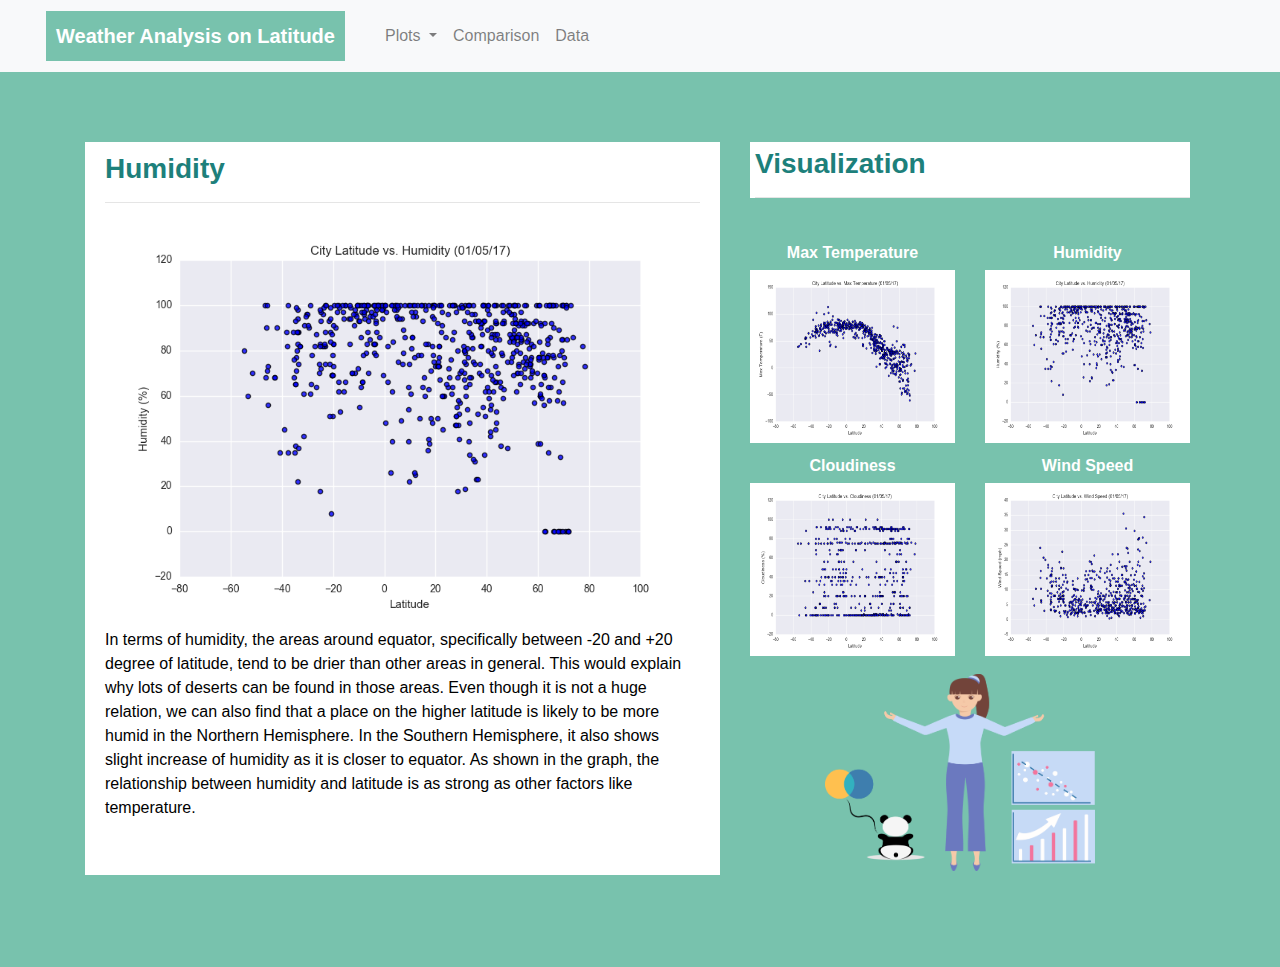
<file: humidity.html>
<!DOCTYPE html>
<html lang="en">

<head>
  <!-- Required meta tags -->
  <meta charset="utf-8">
  <meta name="viewport" content="width=device-width, initial-scale=1, shrink-to-fit=no">

  <!-- Bootstrap CSS -->
  <link rel="stylesheet" href="https://stackpath.bootstrapcdn.com/bootstrap/4.3.1/css/bootstrap.min.css"
    integrity="sha384-ggOyR0iXCbMQv3Xipma34MD+dH/1fQ784/j6cY/iJTQUOhcWr7x9JvoRxT2MZw1T" crossorigin="anonymous">
  <!--CSS Link-->
  <link rel="stylesheet" type="text/css" href="style.css">
  <title> Humidity </title>
</head>


<body>
  <!-- Navigation -->

  <div class="navigation">
    <nav class="navbar navbar-expand-lg navbar-light bg-light">
      <a class="navbar-brand" href="index.html">Weather Analysis on Latitude</a>
      <nav class="navbar navbar-expand-lg navbar-light bg-light">
        <button class="navbar-toggler" type="button" data-toggle="collapse" data-target="#navbarNavDropdown"
          aria-controls="navbarNavDropdown" aria-expanded="false" aria-label="Toggle navigation">
          <span class="navbar-toggler-icon"></span>
        </button>
        <div class="collapse navbar-collapse" id="navbarNavDropdown">
          <ul class="navbar-nav">
            <li class="nav-item dropdown">
              <a class="nav-link dropdown-toggle" href="#" id="navbarDropdownMenuLink" role="button"
                data-toggle="dropdown" aria-haspopup="true" aria-expanded="false">
                Plots
              </a>
              <div class="dropdown-menu" aria-labelledby="navbarDropdownMenuLink">
                <a class="dropdown-item" href="max_temp.html">Max Temperature</a>
                <a class="dropdown-item" href="humidity.html">Humidity</a>
                <a class="dropdown-item" href="cloudiness.html">Cloudiness</a>
                <a class="dropdown-item" href="wind_speed.html">Wind Speed</a>
              </div>
            </li>
            <!-- <li class="nav-item active">
              <a class="nav-link" href="#">Plots <span class="sr-only">(current)</span></a>
            </li> -->
            <li class="nav-item">
              <a class="nav-link" href="comparisons.html">Comparison</a>
            </li>
            <li class="nav-item">
              <a class="nav-link" href="data.html">Data</a>
            </li>

          </ul>
        </div>
      </nav>
  </div>


  <!-- Creates the Overall Grid -->
  <div class="container">

    <!--  Left Box -->
    <div class="row">
      <div class="col-md-7">
        <div class="box">
          <h3 class="title"> Humidity </h3>
          <hr>
          <img src="Resources/assets/images/Fig2.png" class="float-left" alt="Humidity" width="250" height="250">
          <p class ='p1'>In terms of humidity, the areas around equator, specifically between -20 and +20 degree of latitude, tend
            to be drier than other areas in general. This would explain why lots of deserts can be found in those
            areas. Even though it is not a huge relation, we can also find that a place on the higher latitude is likely
            to be more humid in the Northern Hemisphere. In the Southern Hemisphere, it also shows slight increase of
            humidity as it is closer to equator. As shown in the graph, the relationship between humidity and latitude
            is as strong as other factors like temperature.</p>
          <br>
        </div>
      </div>


  <!-- Right Box -->
  <div class="col-md-5">
    <div class="box-1">
      <h3 class="title"> Visualization</h3>
      <hr>
      
    </div>
      <div class="row">
        <div class="col-md-6 col-md-6">
          <h6>Max Temperature</h6>
          <a href="max_temp.html"><img class="img img-responsive" src="Resources/assets/images/Fig1.png"
            alt="Temp"></a>
        </div>
        <div class="col-md-6 col-md-6">
          <h6>Humidity</h6>
          <a href="humidity.html"><img class="img img-responsive" src="Resources/assets/images/Fig2.png"
              alt="Humidity"></a>
        </div>
      </div>
      <div class="row">
        <div class="col-md-6 col-md-6">
          <h6>Cloudiness</h6>
          <a href="cloudiness.html"><img class="img img-responsive" src="Resources/assets/images/Fig3.png"
              alt="Cloudiness"></a>
        </div>
        <div class="col-md-6 col-md-6">
          <h6>Wind Speed</h6>
          <a href="wind_speed.html"><img class="img img-responsive" src="Resources/assets/images/Fig4.png"
              alt="Wind Speed"></a>
        </div>
        <div class="row">
          <div class="col-sm-6">
            <a href="mihee_icon.png"><img class="img img-responsive" src="mihee_icon.png"
                alt="icon"></a></div>
          </div>
      </div>
    </div>

  </div>
  <script src="https://code.jquery.com/jquery-3.3.1.slim.min.js"
    integrity="sha384-q8i/X+965DzO0rT7abK41JStQIAqVgRVzpbzo5smXKp4YfRvH+8abtTE1Pi6jizo"
    crossorigin="anonymous"></script>
  <script src="https://cdnjs.cloudflare.com/ajax/libs/popper.js/1.14.7/umd/popper.min.js"
    integrity="sha384-UO2eT0CpHqdSJQ6hJty5KVphtPhzWj9WO1clHTMGa3JDZwrnQq4sF86dIHNDz0W1"
    crossorigin="anonymous"></script>
  <script src="https://stackpath.bootstrapcdn.com/bootstrap/4.3.1/js/bootstrap.min.js"
    integrity="sha384-JjSmVgyd0p3pXB1rRibZUAYoIIy6OrQ6VrjIEaFf/nJGzIxFDsf4x0xIM+B07jRM"
    crossorigin="anonymous"></script>
</body>

</html>
</file>
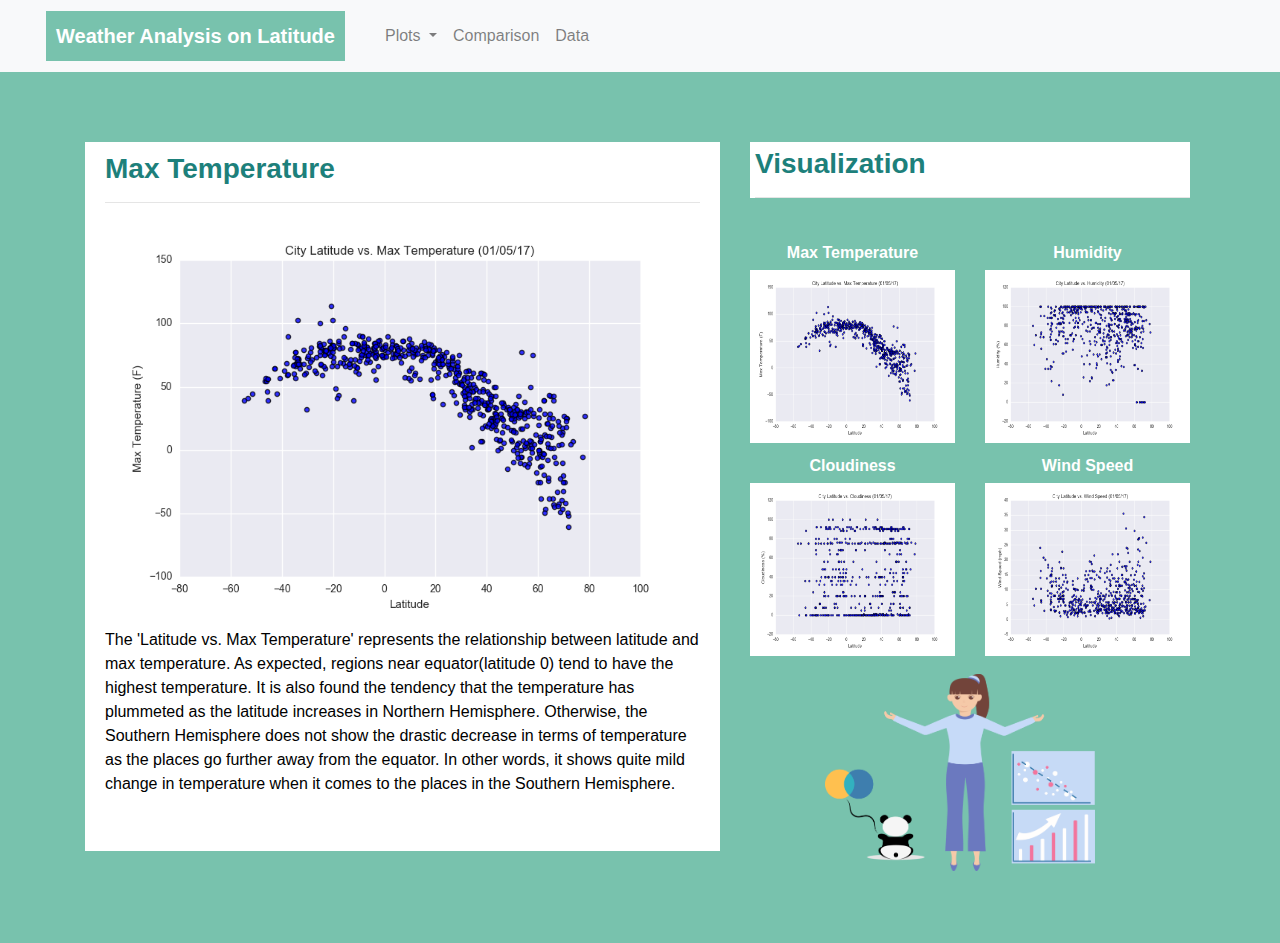
<file: max_temp.html>
<!DOCTYPE html>
<html lang="en">

<head>
  <!-- Required meta tags -->
  <meta charset="utf-8">
  <meta name="viewport" content="width=device-width, initial-scale=1, shrink-to-fit=no">

  <!-- Bootstrap CSS -->
  <link rel="stylesheet" href="https://stackpath.bootstrapcdn.com/bootstrap/4.3.1/css/bootstrap.min.css"
    integrity="sha384-ggOyR0iXCbMQv3Xipma34MD+dH/1fQ784/j6cY/iJTQUOhcWr7x9JvoRxT2MZw1T" crossorigin="anonymous">
  <!--CSS Link-->
  <link rel="stylesheet" type="text/css" href="style.css">
  <title> Humidity </title>
</head>


<body>
  <!-- Navigation -->

  <div class="navigation">
    <nav class="navbar navbar-expand-lg navbar-light bg-light">
      <a class="navbar-brand" href="index.html">Weather Analysis on Latitude</a>
      <nav class="navbar navbar-expand-lg navbar-light bg-light">
        <button class="navbar-toggler" type="button" data-toggle="collapse" data-target="#navbarNavDropdown"
          aria-controls="navbarNavDropdown" aria-expanded="false" aria-label="Toggle navigation">
          <span class="navbar-toggler-icon"></span>
        </button>
        <div class="collapse navbar-collapse" id="navbarNavDropdown">
          <ul class="navbar-nav">
            <li class="nav-item dropdown">
              <a class="nav-link dropdown-toggle" href="#" id="navbarDropdownMenuLink" role="button"
                data-toggle="dropdown" aria-haspopup="true" aria-expanded="false">
                Plots
              </a>
              <div class="dropdown-menu" aria-labelledby="navbarDropdownMenuLink">
                <a class="dropdown-item" href="max_temp.html">Max Temperature</a>
                <a class="dropdown-item" href="humidity.html">Humidity</a>
                <a class="dropdown-item" href="cloudiness.html">Cloudiness</a>
                <a class="dropdown-item" href="wind_speed.html">Wind Speed</a>
              </div>
            </li>
            <!-- <li class="nav-item active">
              <a class="nav-link" href="#">Plots <span class="sr-only">(current)</span></a>
            </li> -->
            <li class="nav-item">
              <a class="nav-link" href="comparisons.html">Comparison</a>
            </li>
            <li class="nav-item">
              <a class="nav-link" href="data.html">Data</a>
            </li>

          </ul>
        </div>
      </nav>
  </div>


  <!-- Creates the Overall Grid -->
  <div class="container">

    <!--  Left Box -->
    <div class="row">
      <div class="col-md-7">
        <div class="box">
          <h3 class="title">Max Temperature </h3>
          <hr>
          <img src="Resources/assets/images/Fig1.png" class="float-left" alt="Max Temperature" width="250" height="250">
          <p class='p1'> The 'Latitude vs. Max Temperature' represents the relationship between latitude and max
            temperature. As expected, regions near equator(latitude 0) tend to have the highest temperature. 
            It is also found the tendency that the temperature has plummeted as the latitude increases in
            Northern Hemisphere. Otherwise, the Southern Hemisphere does not show the drastic decrease in terms of
            temperature as the places go further away from the equator. In other words, it shows quite mild change in
            temperature when it comes to the places in the Southern Hemisphere.
          </p>
          <br>
        </div>
      </div>


  <!-- Right Box -->
  <div class="col-md-5">
    <div class="box-1">
      <h3 class="title"> Visualization</h3>
      <hr>
      
    </div>
      <div class="row">
        <div class="col-md-6 col-md-6">
          <h6>Max Temperature</h6>
          <a href="max_temp.html"><img class="img img-responsive" src="Resources/assets/images/Fig1.png"
            alt="Temp"></a>
        </div>
        <div class="col-md-6 col-md-6">
          <h6>Humidity</h6>
          <a href="humidity.html"><img class="img img-responsive" src="Resources/assets/images/Fig2.png"
              alt="Humidity"></a>
        </div>
      </div>
      <div class="row">
        <div class="col-md-6 col-md-6">
          <h6>Cloudiness</h6>
          <a href="cloudiness.html"><img class="img img-responsive" src="Resources/assets/images/Fig3.png"
              alt="Cloudiness"></a>
        </div>
        <div class="col-md-6 col-md-6">
          <h6>Wind Speed</h6>
          <a href="wind_speed.html"><img class="img img-responsive" src="Resources/assets/images/Fig4.png"
              alt="Wind Speed"></a>
        </div>
        <div class="row">
          <div class="col-sm-6">
            <a href="mihee_icon.png"><img class="img img-responsive" src="mihee_icon.png"
                alt="icon"></a></div>
          </div>
      </div>
    </div>

  </div>
  <script src="https://code.jquery.com/jquery-3.3.1.slim.min.js"
    integrity="sha384-q8i/X+965DzO0rT7abK41JStQIAqVgRVzpbzo5smXKp4YfRvH+8abtTE1Pi6jizo"
    crossorigin="anonymous"></script>
  <script src="https://cdnjs.cloudflare.com/ajax/libs/popper.js/1.14.7/umd/popper.min.js"
    integrity="sha384-UO2eT0CpHqdSJQ6hJty5KVphtPhzWj9WO1clHTMGa3JDZwrnQq4sF86dIHNDz0W1"
    crossorigin="anonymous"></script>
  <script src="https://stackpath.bootstrapcdn.com/bootstrap/4.3.1/js/bootstrap.min.js"
    integrity="sha384-JjSmVgyd0p3pXB1rRibZUAYoIIy6OrQ6VrjIEaFf/nJGzIxFDsf4x0xIM+B07jRM"
    crossorigin="anonymous"></script>
</body>

</html>
</file>
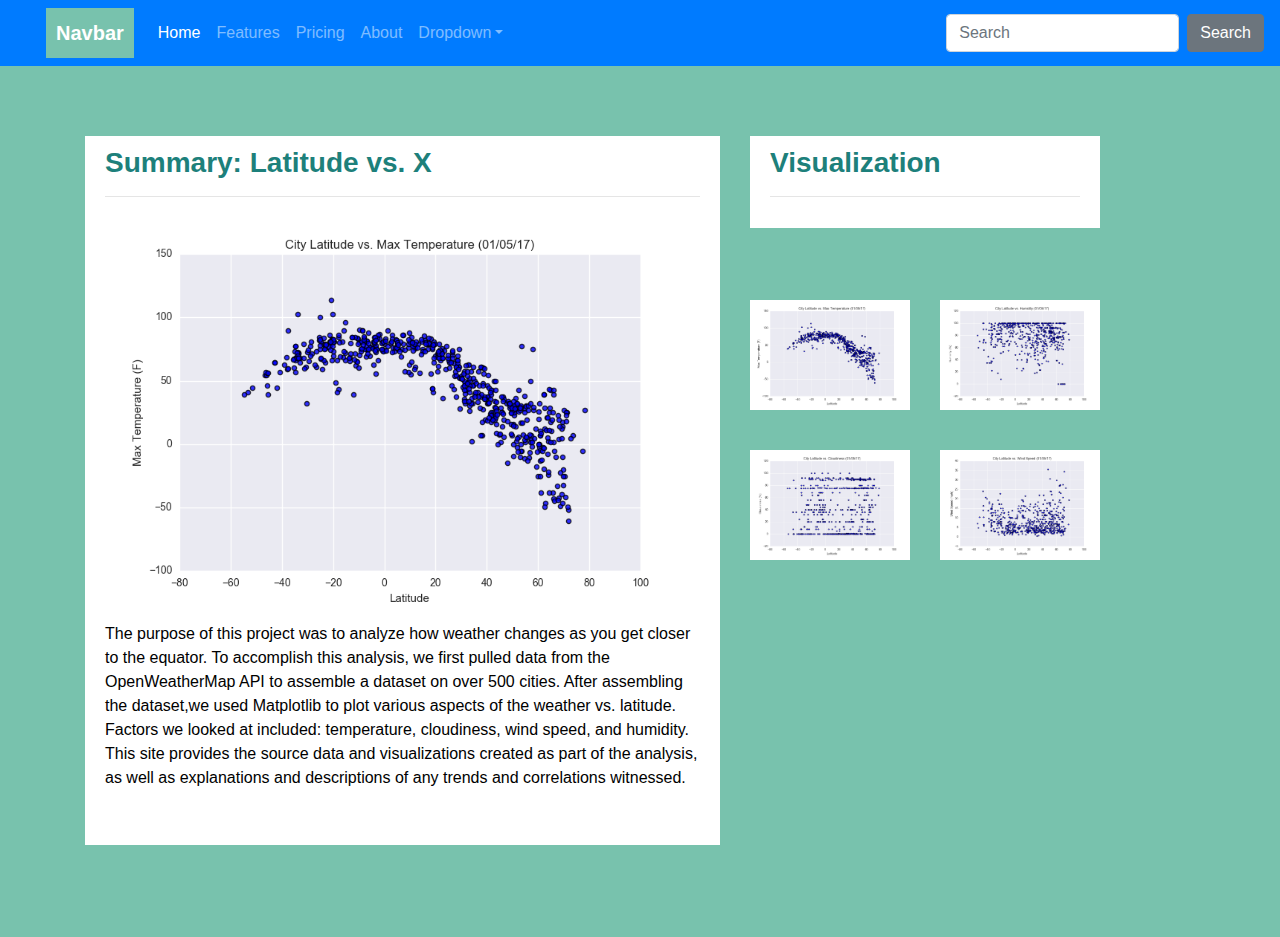
<file: practice.html>
<!DOCTYPE html>
<html lang="en">

<head>
  <!-- Required meta tags -->
  <meta charset="utf-8">
  <meta name="viewport" content="width=device-width, initial-scale=1, shrink-to-fit=no">

  <!-- Bootstrap CSS -->
  <link rel="stylesheet" href="https://stackpath.bootstrapcdn.com/bootstrap/4.3.1/css/bootstrap.min.css"
    integrity="sha384-ggOyR0iXCbMQv3Xipma34MD+dH/1fQ784/j6cY/iJTQUOhcWr7x9JvoRxT2MZw1T" crossorigin="anonymous">
  <!--CSS Link-->
  <link rel="stylesheet" type="text/css" href="style.css">
  <title> Landing Page</title>
</head>

<!-- Navigation -->

<!-- <div class="navigation">
  <nav class="navbar navbar-expand-lg navbar-light bg-light">
    <a class="navbar-brand" href="index.html">Latitude</a>
      <button class="navbar-toggler" type="button" data-toggle="collapse" data-target="#navbarNavDropdown"
        aria-controls="navbarNavDropdown" aria-expanded="false" aria-label="Toggle navigation">
        <span class="navbar-toggler-icon"></span>
      </button>
      
      <div class="collapse navbar-collapse" id="navbarNavDropdown">
        <ul class="navbar-nav">
          <li class="nav-item dropdown">
            <a class="nav-link dropdown-toggle" href="#" id="navbarDropdownMenuLink" role="button"
              data-toggle="dropdown" aria-haspopup="true" aria-expanded="false">
              Plots
            </a>
            <div class="dropdown-menu" aria-labelledby="navbarDropdownMenuLink">
              <a class="dropdown-item" href="max_temp.html">Max Temperature</a>
              <a class="dropdown-item" href="humidity.html">Humidity</a>
              <a class="dropdown-item" href="cloudiness.html">Cloudiness</a>
              <a class="dropdown-item" href="wind_speed.html">Wind Speed</a>
            </div>
          </li>
    
          <li class="nav-item">
            <a class="nav-link" href="comparisons.html">Comparison</a>
          </li>
          <li class="nav-item">
            <a class="nav-link" href="data.html">Data</a>
          </li>
         
        </ul>
      </div>
    </nav>
</div> -->

<body>
<nav class="navbar navbar-expand-lg navbar-dark bg-primary">
  <a class="navbar-brand" href="#">Navbar</a>
  <button class="navbar-toggler" type="button" data-toggle="collapse" data-target="#navbarColor01" aria-controls="navbarColor01" aria-expanded="false" aria-label="Toggle navigation">
    <span class="navbar-toggler-icon"></span>
  </button>

  <div class="collapse navbar-collapse" id="navbarColor01">
    <ul class="navbar-nav mr-auto">
      <li class="nav-item active">
        <a class="nav-link" href="#">Home
          <span class="sr-only">(current)</span>
        </a>
      </li>
      <li class="nav-item">
        <a class="nav-link" href="#">Features</a>
      </li>
      <li class="nav-item">
        <a class="nav-link" href="#">Pricing</a>
      </li>
      <li class="nav-item">
        <a class="nav-link" href="#">About</a>
      </li>
      <li class="nav-item dropdown">
        <a class="nav-link dropdown-toggle" data-toggle="dropdown" href="#" role="button" aria-haspopup="true" aria-expanded="false">Dropdown</a>
        <div class="dropdown-menu">
          <a class="dropdown-item" href="#">Action</a>
          <a class="dropdown-item" href="#">Another action</a>
          <a class="dropdown-item" href="#">Something else here</a>
          <div class="dropdown-divider"></div>
          <a class="dropdown-item" href="#">Separated link</a>
        </div>
      </li>
    </ul>
    <form class="form-inline my-2 my-lg-0">
      <input class="form-control mr-sm-2" type="text" placeholder="Search">
      <button class="btn btn-secondary my-2 my-sm-0" type="submit">Search</button>
    </form>
  </div>
</nav>


  <!-- <nav class="navbar navbar-expand-lg navbar-light bg-light">
    <a class="navbar-brand" href="index.html">Latitude</a>
    <button class="navbar-toggler" type="button" data-toggle="collapse" data-target="#navbarSupportedContent"
      aria-controls="navbarSupportedContent" aria-expanded="false" aria-label="Toggle navigation">
      <span class="navbar-toggler-icon"></span>
    </button>

    <div class="collapse navbar-collapse" id="navbarSupportedContent">
      <ul class="navbar-nav mr-auto">
        <li class="nav-item dropdown">
          <a class="nav-link dropdown-toggle" href="#" id="navbarDropdown" role="button" data-toggle="dropdown"
            aria-haspopup="true" aria-expanded="false">
            Plots
          </a>
          <div class="dropdown-menu" aria-labelledby="navbarDropdown">
            <a class="dropdown-item" href="max_temp.html">Max Temperature</a>
            <a class="dropdown-item" href="humidity.html">Humidity</a>
            <a class="dropdown-item" href="cloudiness.html">Cloudiness</a>
            <a class="dropdown-item" href="wind_speed.html">Wind Speed</a>
            <div class="dropdown-divider"></div>
            <a class="dropdown-item" href="#">Something else here</a>
          </div>
        </li>
        <li class="nav-item active">
          <a class="nav-link" href="comparisons.html">Comparison <span class="sr-only">(current)</span></a>
        </li>
        <li class="nav-item">
          <a class="nav-link" href="data.html">Data</a>
        </li>

      </ul>
      <form class="form-inline my-2 my-lg-0">
        <input class="form-control mr-sm-2" type="search" placeholder="Search" aria-label="Search">
        <button class="btn btn-outline-success my-2 my-sm-0" type="submit">Search</button>
      </form>
    </div>
  </nav> -->

  <div class="container">

    <!--  Left Box -->
    <div class="row">
      <!-- <div class="col-md-1"></div> -->
      <div class="col-md-7">
        <div class="box">
          <h3 class="title"> Summary: Latitude vs. X</h3>
          <hr>
          <img src="Resources/assets/images/Fig1.png" style="float:left" alt="Max Temperature" width="150" height="150">
          <p class="p1">The purpose of this project was to analyze how weather changes as you get closer to the equator.
            To
            accomplish this analysis, we first pulled data from the OpenWeatherMap API to assemble a dataset on over
            500 cities.
            After assembling the dataset,we used Matplotlib to plot various aspects of the weather vs.
            latitude.
            Factors we looked at included: temperature, cloudiness, wind speed, and humidity. This site provides the
            source
            data and visualizations created as part of the analysis, as well as explanations and descriptions of any
            trends and correlations witnessed.
          </p>
          <br>
        </div>
      </div>


      <!-- Right Box -->
      <div class="col-md-4">
        <div class="box">
          <h3 class="title"> Visualization</h3>
          <hr>

        </div>
        <div class="row">
          <div class="col-md-6 col-md-6">
            <a href="max_temp.html"><img class="img img-responsive" src="Resources/assets/images/Fig1.png"
                alt="Temp"></a>
          </div>
          <div class="col-md-6 col-md-6">
            <a href="humidity.html"><img class="img img-responsive" src="Resources/assets/images/Fig2.png"
                alt="Humidity"></a>
          </div>
        </div>
        <div class="row">
          <div class="col-md-6 col-md-6">
            <a href="cloudiness.html"><img class="img img-responsive" src="Resources/assets/images/Fig3.png"
                alt="Cloudiness"></a>
          </div>
          <div class="col-md-6 col-md-6">
            <a href="wind_speed.html"><img class="img img-responsive" src="Resources/assets/images/Fig4.png"
                alt="Wind Speed"></a>
          </div>
        </div>
      </div>
    </div>

   



      
    </div>

    <script src="https://code.jquery.com/jquery-3.3.1.slim.min.js"
      integrity="sha384-q8i/X+965DzO0rT7abK41JStQIAqVgRVzpbzo5smXKp4YfRvH+8abtTE1Pi6jizo"
      crossorigin="anonymous"></script>
    <script src="https://cdnjs.cloudflare.com/ajax/libs/popper.js/1.14.7/umd/popper.min.js"
      integrity="sha384-UO2eT0CpHqdSJQ6hJty5KVphtPhzWj9WO1clHTMGa3JDZwrnQq4sF86dIHNDz0W1"
      crossorigin="anonymous"></script>
    <script src="https://stackpath.bootstrapcdn.com/bootstrap/4.3.1/js/bootstrap.min.js"
      integrity="sha384-JjSmVgyd0p3pXB1rRibZUAYoIIy6OrQ6VrjIEaFf/nJGzIxFDsf4x0xIM+B07jRM"
      crossorigin="anonymous"></script>

</body>

</html>
</file>
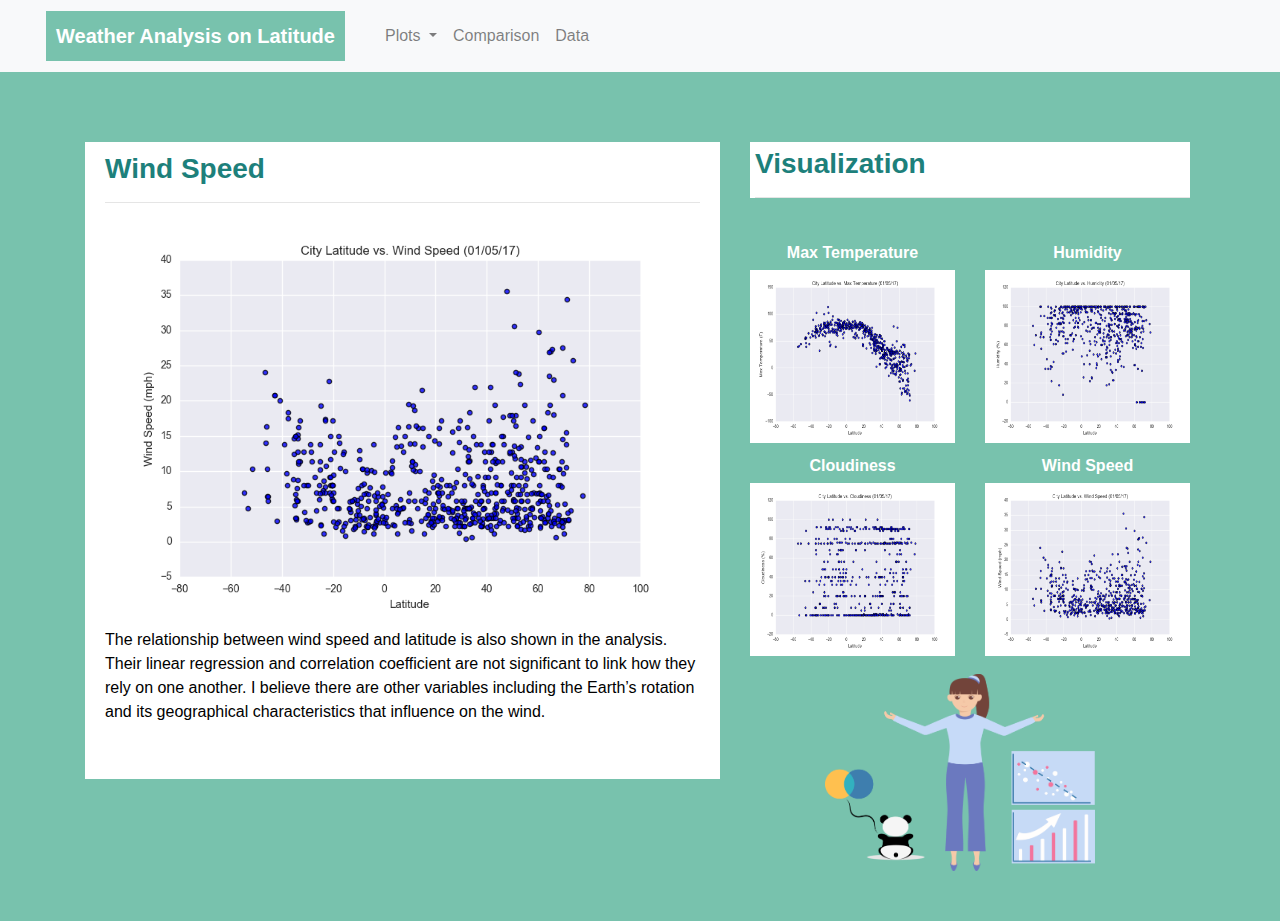
<file: wind_speed.html>
<!DOCTYPE html>
<html lang="en">

<head>
  <!-- Required meta tags -->
  <meta charset="utf-8">
  <meta name="viewport" content="width=device-width, initial-scale=1, shrink-to-fit=no">

  <!-- Bootstrap CSS -->
  <link rel="stylesheet" href="https://stackpath.bootstrapcdn.com/bootstrap/4.3.1/css/bootstrap.min.css"
    integrity="sha384-ggOyR0iXCbMQv3Xipma34MD+dH/1fQ784/j6cY/iJTQUOhcWr7x9JvoRxT2MZw1T" crossorigin="anonymous">
  <!--CSS Link-->
  <link rel="stylesheet" type="text/css" href="style.css">
  <title> Humidity </title>
</head>


<body>
  <!-- Navigation -->

  <div class="navigation">
    <nav class="navbar navbar-expand-lg navbar-light bg-light">
      <a class="navbar-brand" href="index.html">Weather Analysis on Latitude</a>
      <nav class="navbar navbar-expand-lg navbar-light bg-light">
        <button class="navbar-toggler" type="button" data-toggle="collapse" data-target="#navbarNavDropdown"
          aria-controls="navbarNavDropdown" aria-expanded="false" aria-label="Toggle navigation">
          <span class="navbar-toggler-icon"></span>
        </button>
        <div class="collapse navbar-collapse" id="navbarNavDropdown">
          <ul class="navbar-nav">
            <li class="nav-item dropdown">
              <a class="nav-link dropdown-toggle" href="#" id="navbarDropdownMenuLink" role="button"
                data-toggle="dropdown" aria-haspopup="true" aria-expanded="false">
                Plots
              </a>
              <div class="dropdown-menu" aria-labelledby="navbarDropdownMenuLink">
                <a class="dropdown-item" href="max_temp.html">Max Temperature</a>
                <a class="dropdown-item" href="humidity.html">Humidity</a>
                <a class="dropdown-item" href="cloudiness.html">Cloudiness</a>
                <a class="dropdown-item" href="wind_speed.html">Wind Speed</a>
              </div>
            </li>
            <!-- <li class="nav-item active">
              <a class="nav-link" href="#">Plots <span class="sr-only">(current)</span></a>
            </li> -->
            <li class="nav-item">
              <a class="nav-link" href="comparisons.html">Comparison</a>
            </li>
            <li class="nav-item">
              <a class="nav-link" href="data.html">Data</a>
            </li>

          </ul>
        </div>
      </nav>
  </div>


  <!-- Creates the Overall Grid -->
  <div class="container">

    <!--  Left Box -->
    <div class="row">
      <div class="col-md-7">
        <div class="box">
          <h3 class="title"> Wind Speed </h3>
          <hr>
          <img src="Resources/assets/images/Fig4.png" class="float-left" alt="Humidity" width="250" height="250">
          <p class='p1'>The relationship between wind speed and latitude is also shown in the analysis. Their linear regression and
            correlation coefficient are not significant to link how they rely on one another. I believe there are other
            variables including the Earth’s rotation and its geographical characteristics that influence on the wind.</p>
          <br>
        </div>
      </div>


  <!-- Right Box -->
  <div class="col-md-5">
    <div class="box-1">
      <h3 class="title"> Visualization</h3>
      <hr>
      
    </div>
      <div class="row">
        <div class="col-md-6 col-md-6">
          <h6>Max Temperature</h6>
          <a href="max_temp.html"><img class="img img-responsive" src="Resources/assets/images/Fig1.png"
            alt="Temp"></a>
        </div>
        <div class="col-md-6 col-md-6">
          <h6>Humidity</h6>
          <a href="humidity.html"><img class="img img-responsive" src="Resources/assets/images/Fig2.png"
              alt="Humidity"></a>
        </div>
      </div>
      <div class="row">
        <div class="col-md-6 col-md-6">
          <h6>Cloudiness</h6>
          <a href="cloudiness.html"><img class="img img-responsive" src="Resources/assets/images/Fig3.png"
              alt="Cloudiness"></a>
        </div>
        <div class="col-md-6 col-md-6">
          <h6>Wind Speed</h6>
          <a href="wind_speed.html"><img class="img img-responsive" src="Resources/assets/images/Fig4.png"
              alt="Wind Speed"></a>
        </div>
        <div class="row">
          <div class="col-sm-6">
            <a href="mihee_icon.png"><img class="img img-responsive" src="mihee_icon.png"
                alt="icon"></a></div>
          </div>
      </div>
    </div>

  </div>
  <script src="https://code.jquery.com/jquery-3.3.1.slim.min.js"
    integrity="sha384-q8i/X+965DzO0rT7abK41JStQIAqVgRVzpbzo5smXKp4YfRvH+8abtTE1Pi6jizo"
    crossorigin="anonymous"></script>
  <script src="https://cdnjs.cloudflare.com/ajax/libs/popper.js/1.14.7/umd/popper.min.js"
    integrity="sha384-UO2eT0CpHqdSJQ6hJty5KVphtPhzWj9WO1clHTMGa3JDZwrnQq4sF86dIHNDz0W1"
    crossorigin="anonymous"></script>
  <script src="https://stackpath.bootstrapcdn.com/bootstrap/4.3.1/js/bootstrap.min.js"
    integrity="sha384-JjSmVgyd0p3pXB1rRibZUAYoIIy6OrQ6VrjIEaFf/nJGzIxFDsf4x0xIM+B07jRM"
    crossorigin="anonymous"></script>
</body>

</html>
</file>
<file: style.css>
* {
  box-sizing:border-box;
} */

/* Navigation Bar */

.navbar{
  max-height: none; 
  font-size:15px;
  font-weight:bolder;
  /* background-color: #78C2AD; */
} 

.navbar-collapse {
  position: right;
  right: 5%;
  font-size: medium;
}

.navbar-brand{
  margin-left:30px;
  font-weight:bold;
  font-family: Arial, Helvetica, sans-serif;
  background-color: #78C2AD !important;
  color:#fff  !important;
  padding: 10px;
} 

.navbar-brand:hover{
  color:#fff !important;
}

.nav-link{
  text-align:center;
}

.a{
  color: #667583 ;
  text-align: right;
 
}

 /* Content */
.col-md-7{
  background-color:#78C2AD;
}

.col-md-5{
  background-color:#78C2AD;
  padding-right:20px;
  /* background-image:url(mihee_icon.png);
  background-size:200px;
  background-repeat:no-repeat;
  background-position: bottom ; */
}

.col-sm-6 {

  position: relative;
  left:90px;
  top:40px;

  width: 600px;
  height: 100%;
  }



body{ 
  /* tags$head(tags$link(rel = "stylesheet", type = "text/css" ,href ="Resources/assets/images/bootstrap.min.css')) */
  height:800px;
  background-color:#78C2AD;
  /* background-position:center; */
  /* position:relative;
  background-repeat: no-repeat; 
  background-image: url(hw_icon.jpg);
  background-size:50px; */
}

.title{
    color: #1D807B;  
    font-family: Arial, Helvetica, sans-serif;
    font-weight: 900;  
  }

.box {
  margin-top: 60px; 
  margin-bottom: 62px; 
  padding: 10px 20px 15px; 
  color:black;
  background-color:#fff !important
  ;
}

.box-1{
  background-color:#fff;
  margin-top: 60px; 
  margin-bottom: 30px; 
  padding-top:5px;
  padding-left:5px;
}


.row {
  padding-bottom: 30px;
  padding-top:10px;

}

.row-1 {
  padding-bottom: 30px;
  padding-top:10px;

}

.p1 {
  font-family: Arial, Helvetica, sans-serif;
  background-color:#fff !important;
}

/* Images */
img{
  width:100% !important;
  height:100% !important; 
}

/* Data Table */
.dataframe{
  background-color: #f3f3f3;
  padding-left: 20px;
  margin-left:30px;
}

/* Comparison H5 */
h5{
  text-align: center;
}

h6 {
  text-align: center;
  padding-top: 5px;
  font-family:Arial, Helvetica, sans-serif;
  font-weight: bold;
  color:#fff;
}

.content { 
  display: inline-block;
  width:30px; 
  padding-left:10px;
   }
   
/* .foot { 
  display: inline-block; 
  line-height: 70px; 
  vertical-align: top } */




/* Media Queries */
@media screen and (max-width: 800px){
  .navbar-expand-lg{
  background-color: #78C2AD !important}
  .navbar {
    padding:inherit}
  div .dropdown-menu{
    background-color: #78C2AD}
  .body {
    display: flex;
    align-items: center;
  }
  img.responsive { 
    width: 10px;
    height: auto; }
    }
  }
</file>
